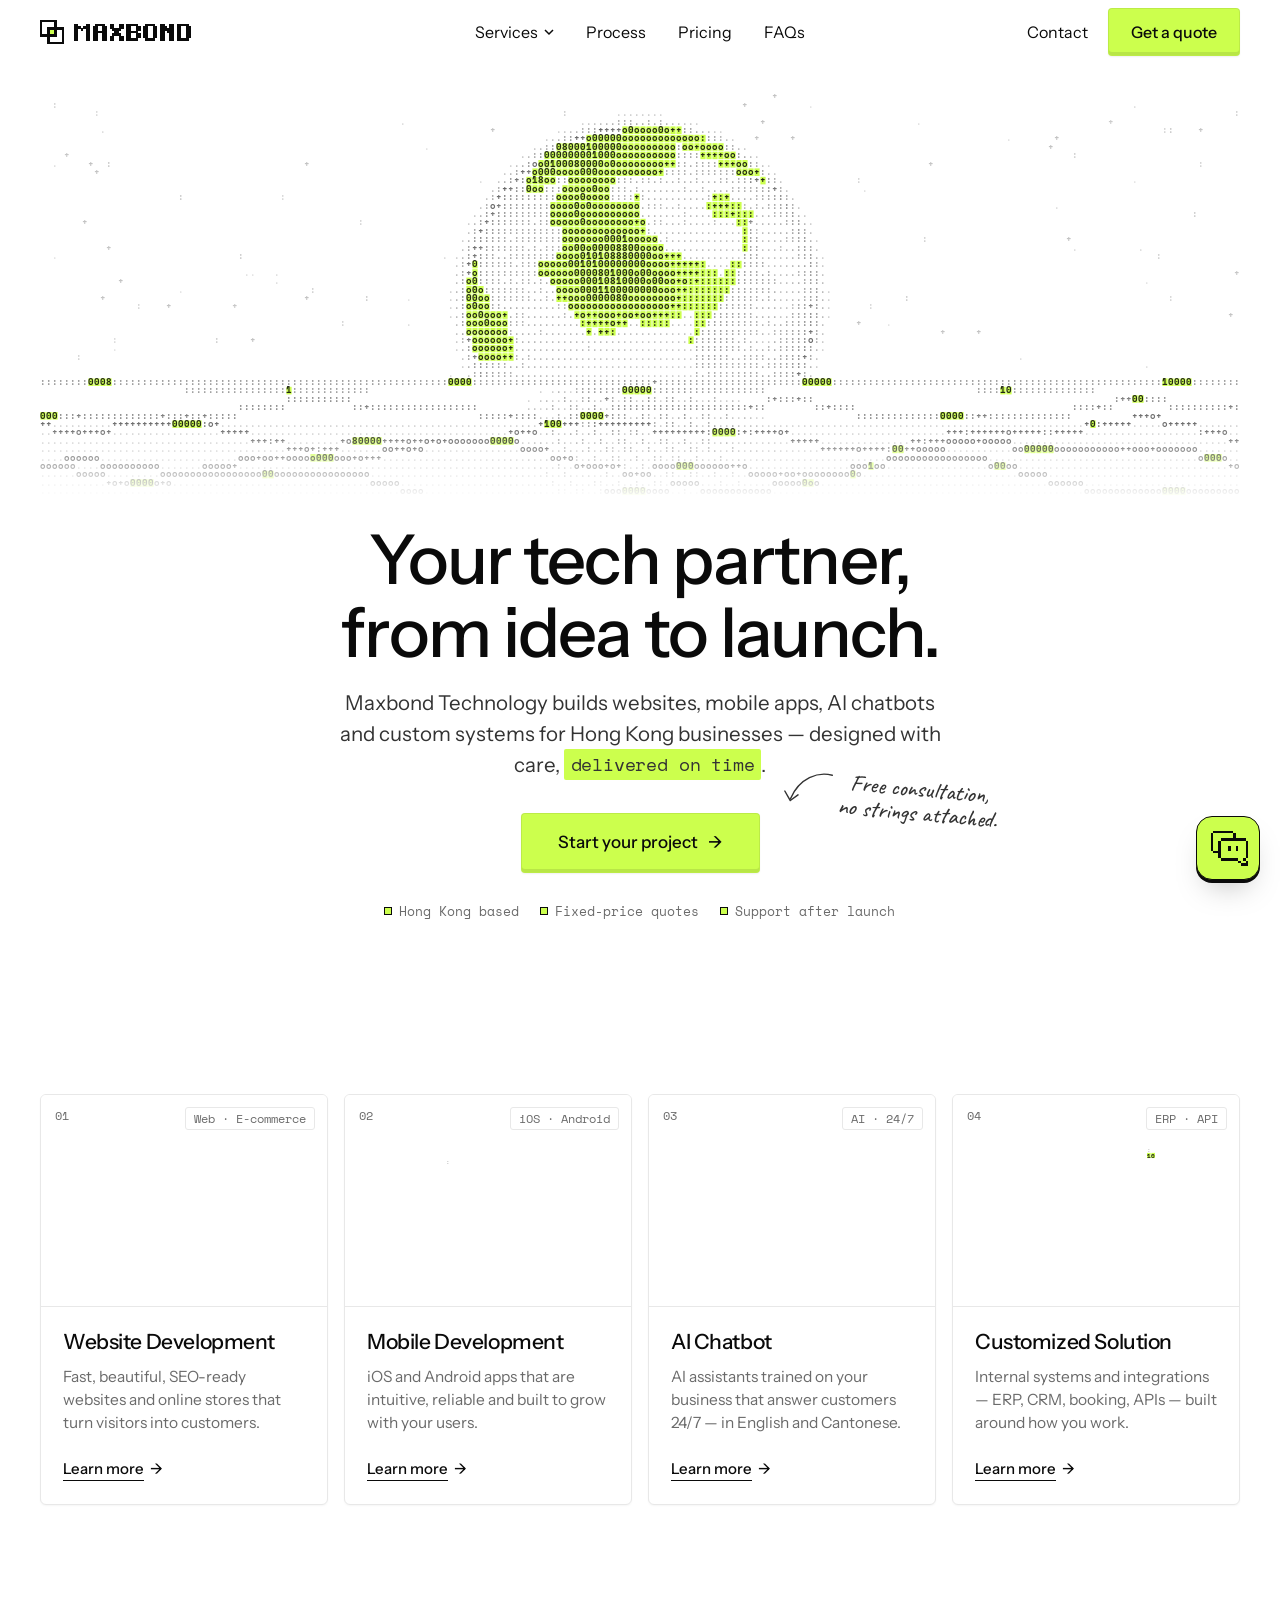
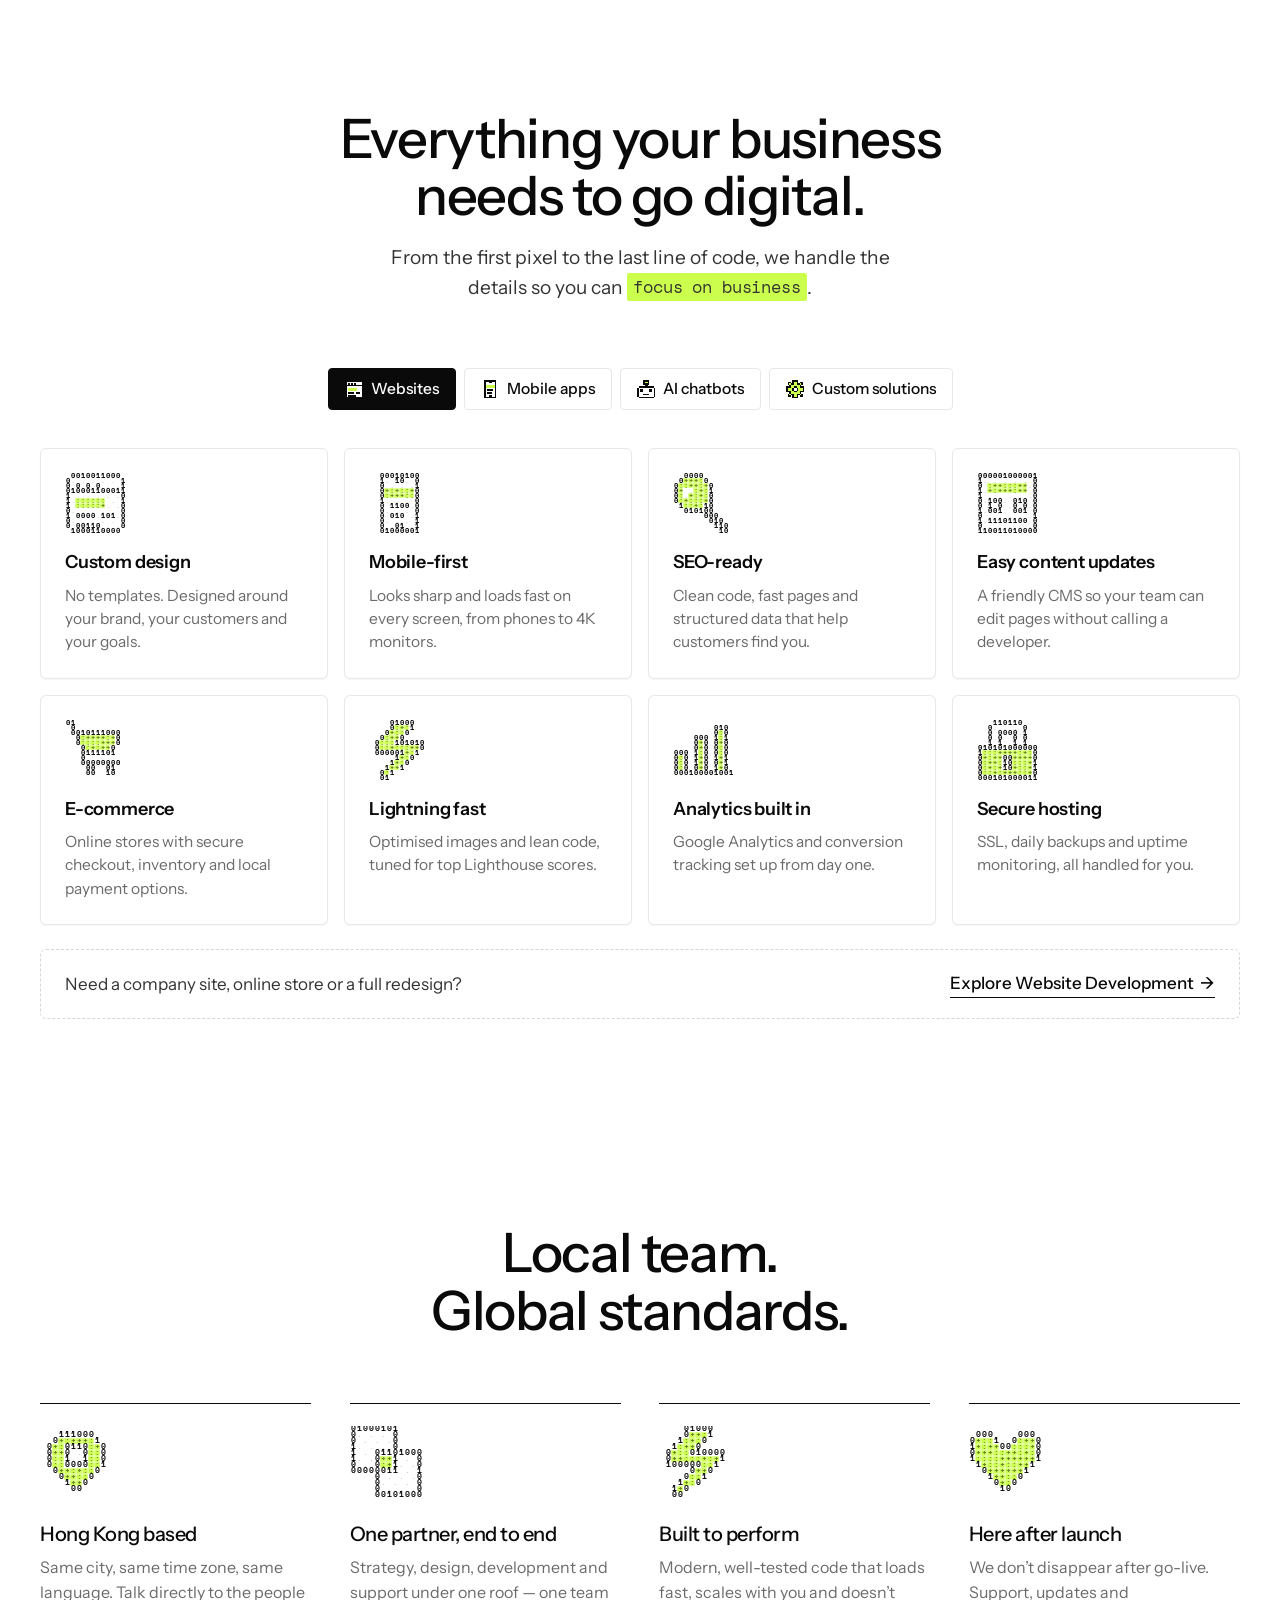
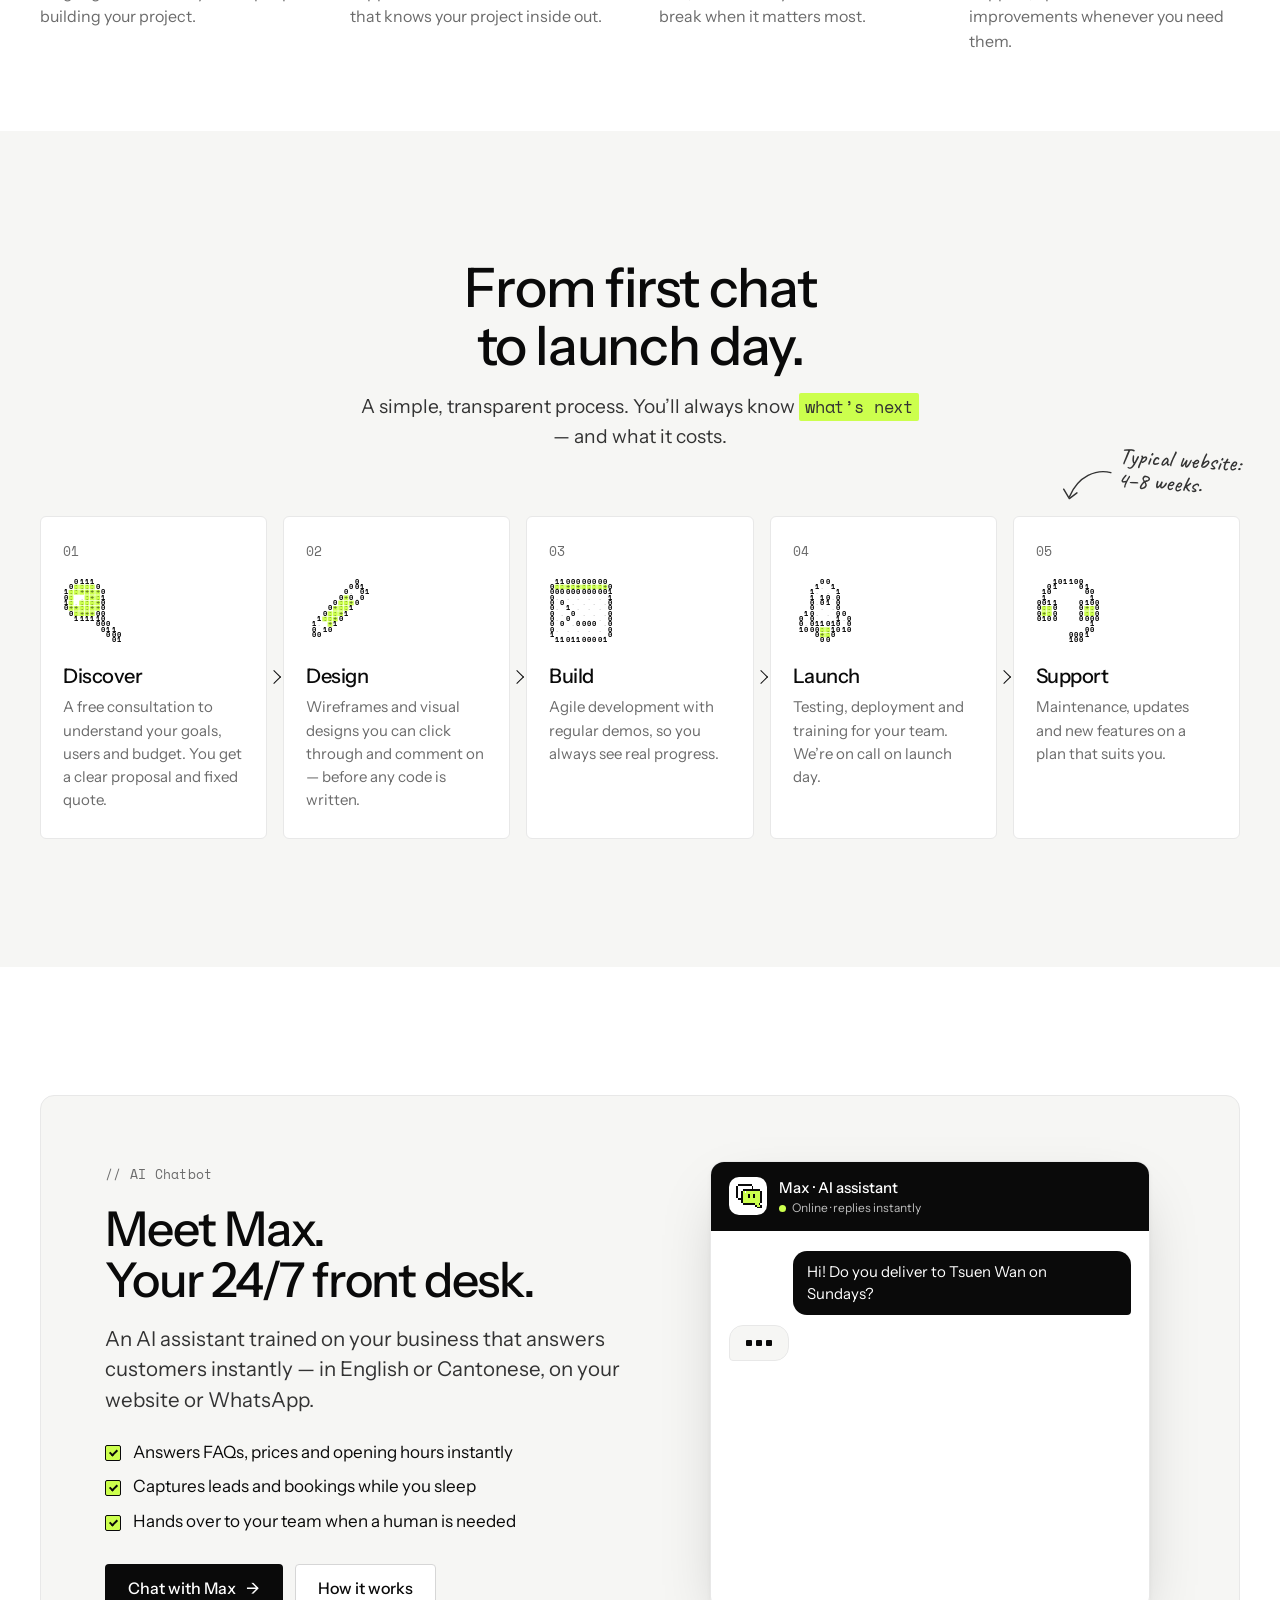
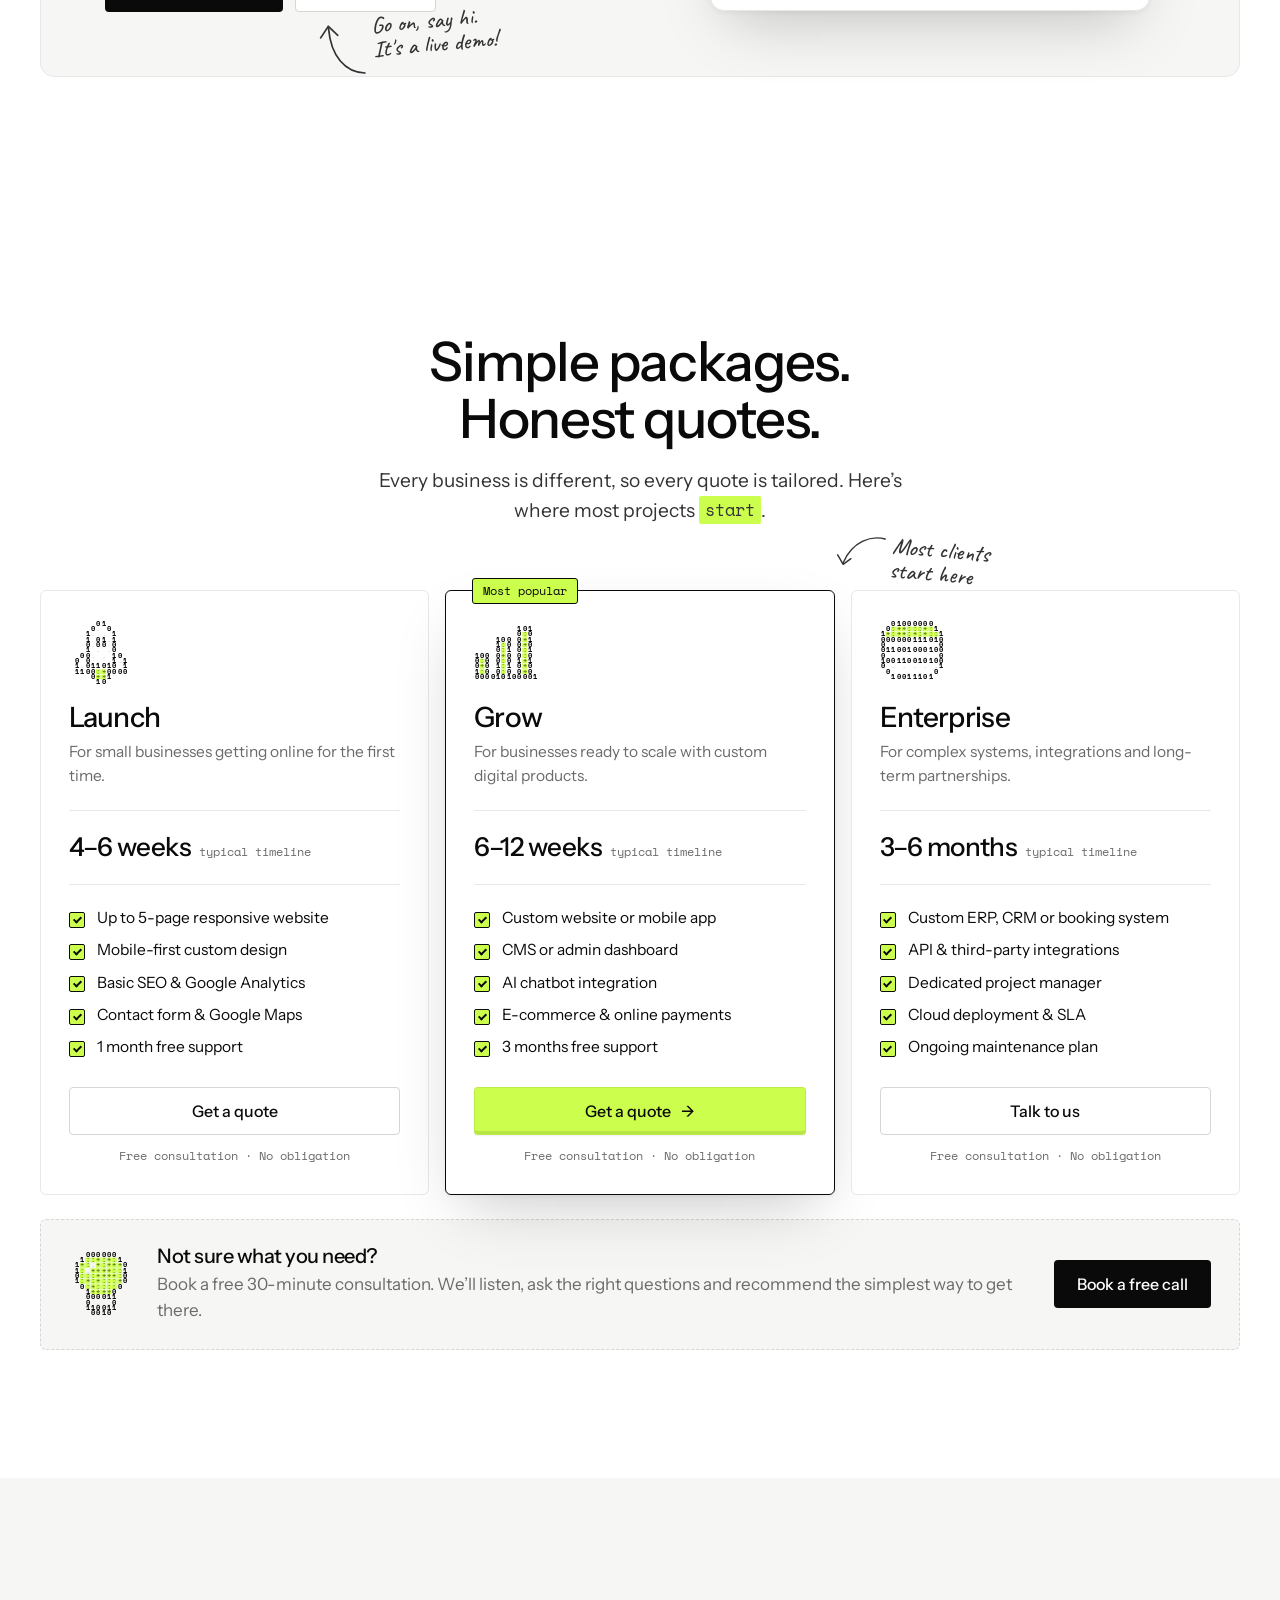
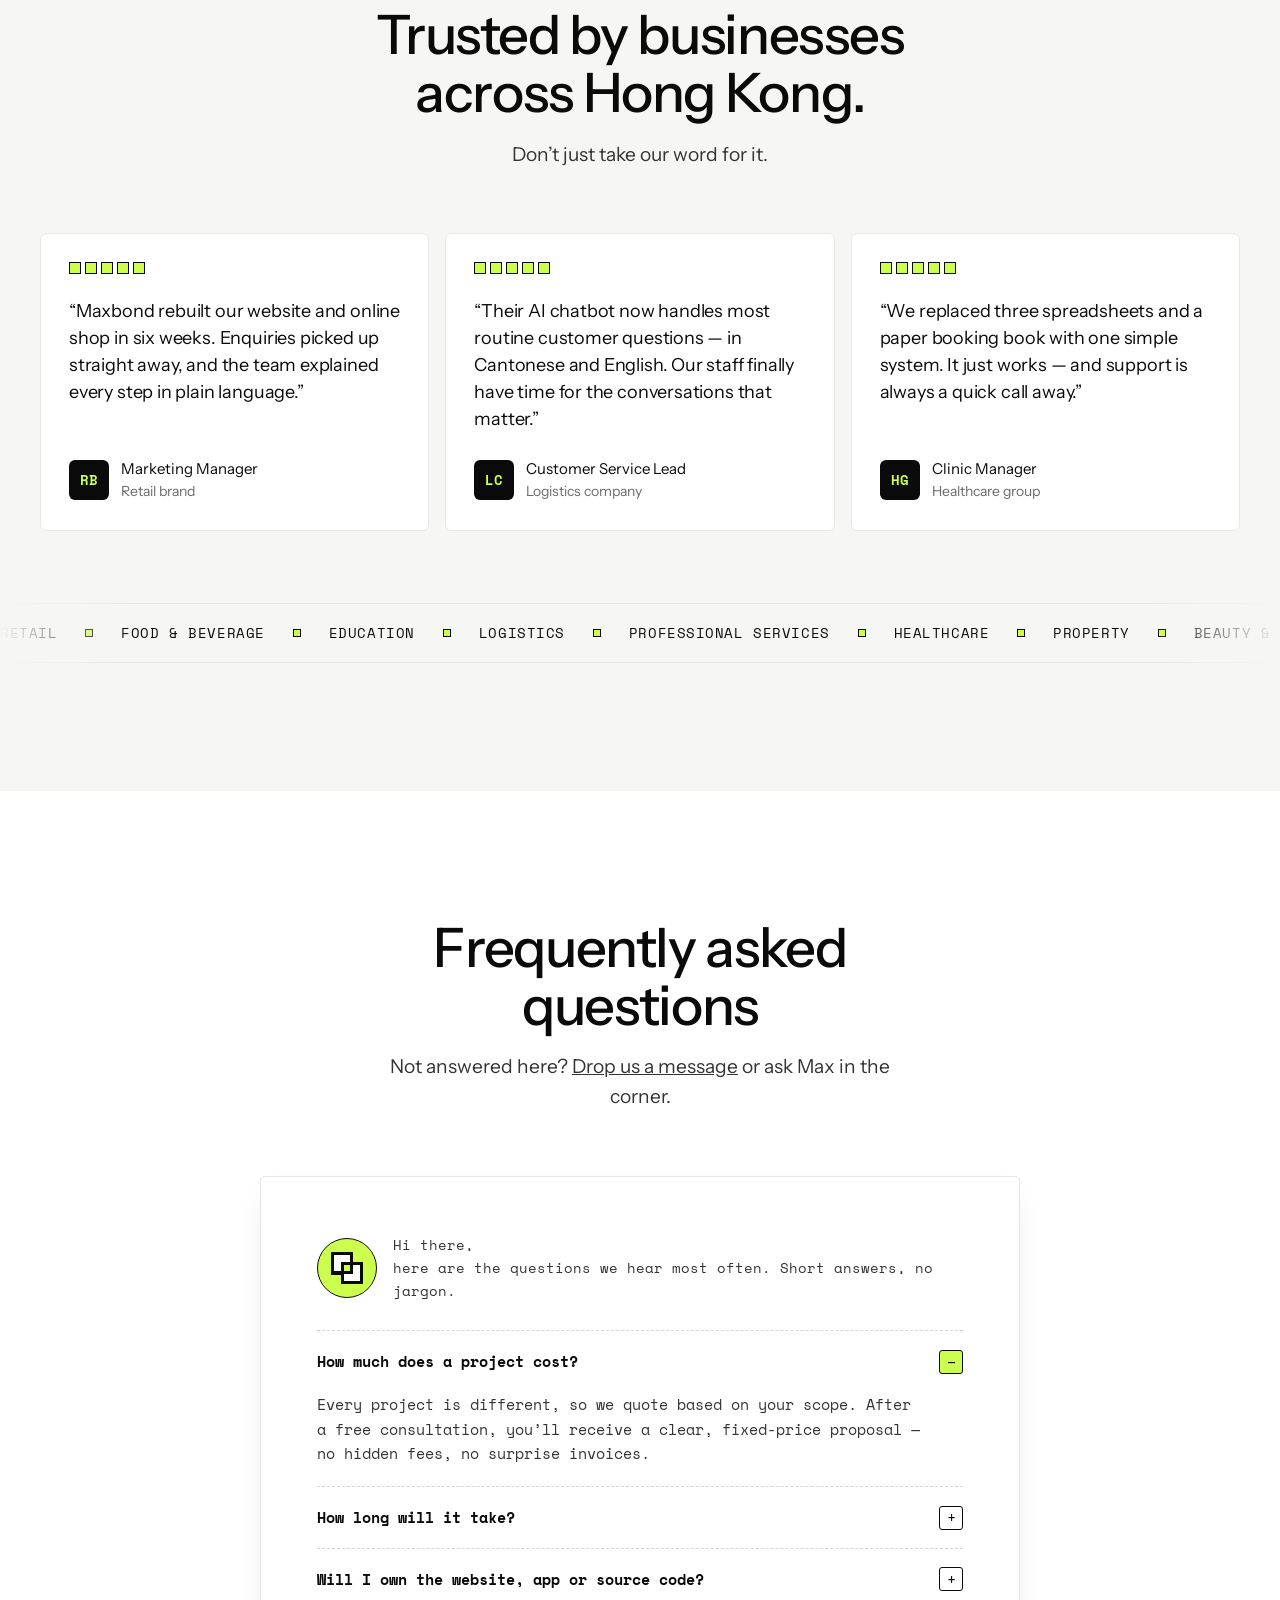
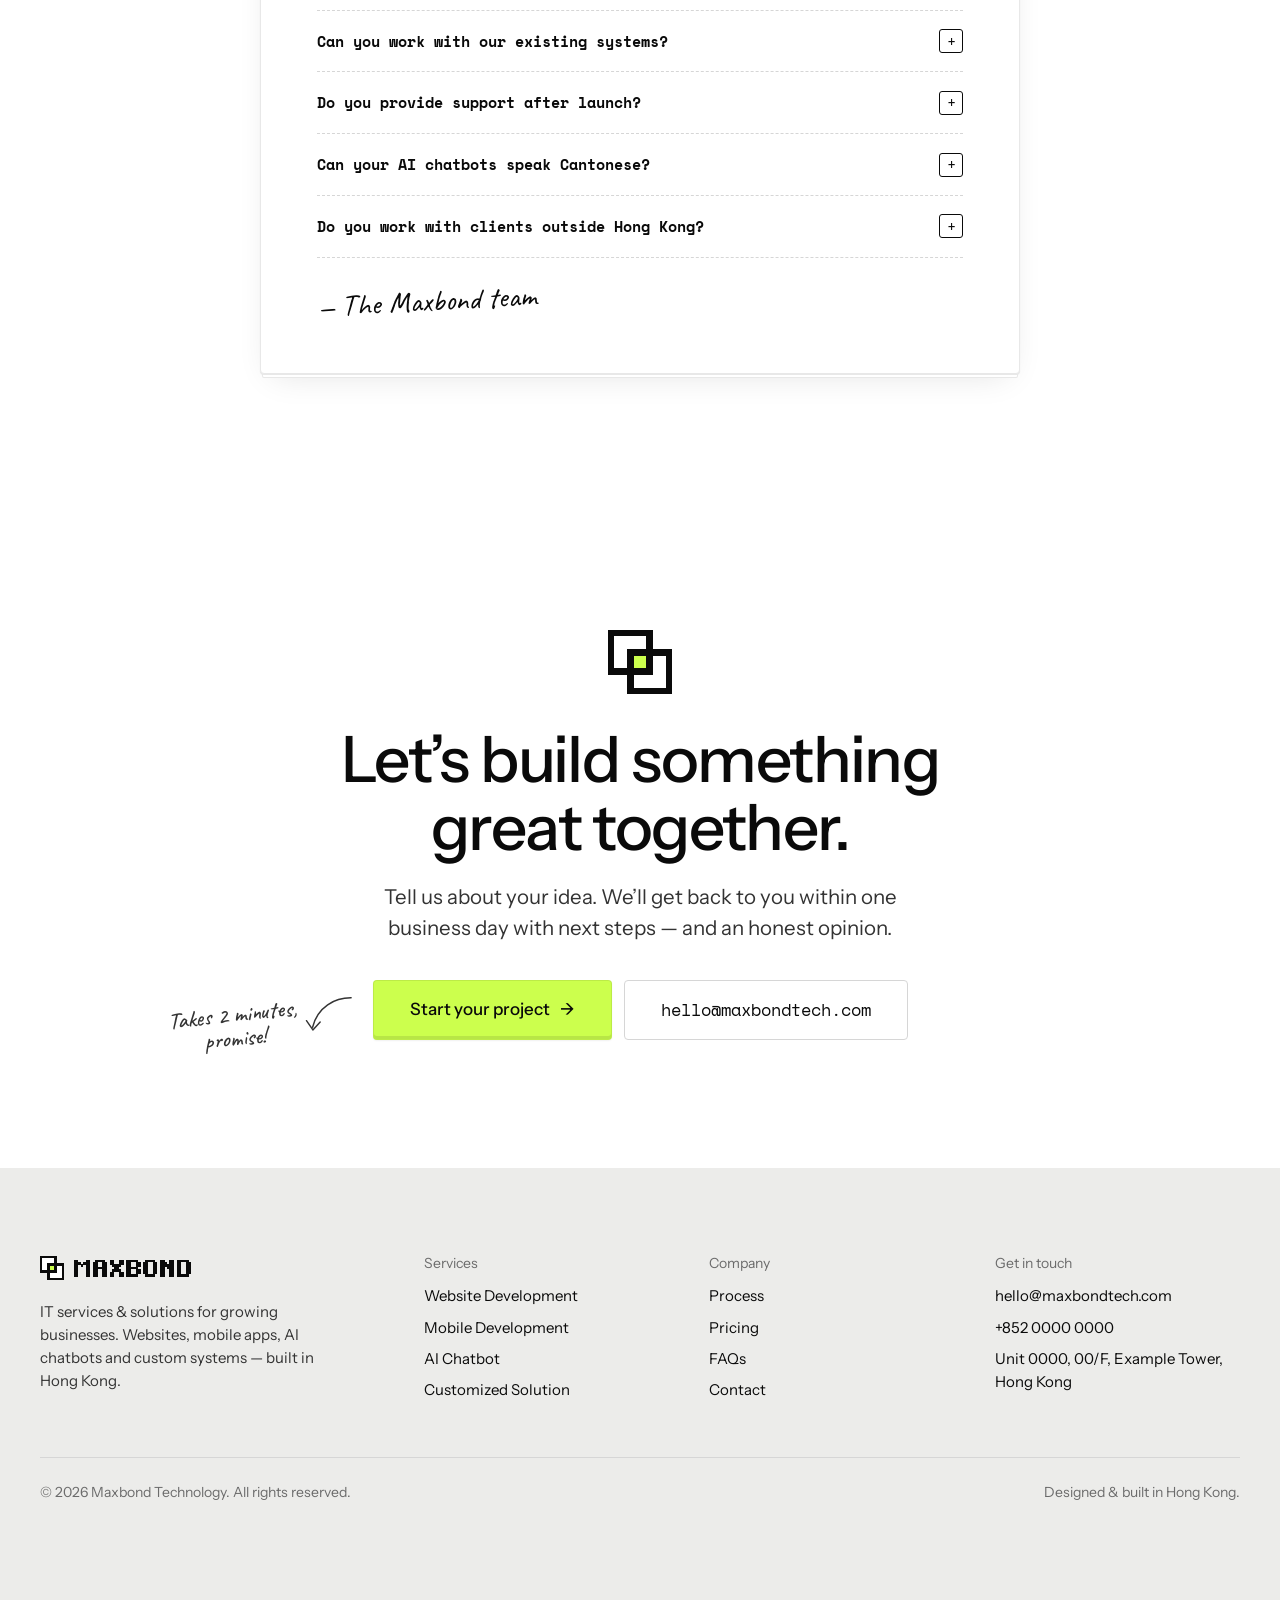
<file: index.html>
<!doctype html>
<html lang="en">
<head>
  <meta charset="utf-8">
  <meta name="viewport" content="width=device-width, initial-scale=1">
  <title>Maxbond Technology — Websites, Apps, AI Chatbots & Custom Solutions in Hong Kong</title>
  <meta name="description" content="Maxbond Technology is a Hong Kong IT services provider building websites, mobile apps, AI chatbots and custom systems for growing businesses. Free consultation.">
  <meta name="site-root" content="">
  <link rel="canonical" href="https://maxbondtech.com/">
  <meta name="theme-color" content="#ffffff">
  <meta property="og:type" content="website">
  <meta property="og:site_name" content="Maxbond Technology">
  <meta property="og:title" content="Maxbond Technology — Websites, Apps, AI Chatbots & Custom Solutions in Hong Kong">
  <meta property="og:description" content="Maxbond Technology is a Hong Kong IT services provider building websites, mobile apps, AI chatbots and custom systems for growing businesses. Free consultation.">
  <meta property="og:url" content="https://maxbondtech.com/">
  <meta property="og:image" content="https://maxbondtech.com/assets/img/og-image.png">
  <meta property="og:locale" content="en_HK">
  <meta name="twitter:card" content="summary_large_image">
  <link rel="icon" href="assets/img/favicon.svg" type="image/svg+xml">
  <link rel="apple-touch-icon" href="assets/img/apple-touch-icon.png">
  <link rel="preconnect" href="https://fonts.googleapis.com">
  <link rel="preconnect" href="https://fonts.gstatic.com" crossorigin>
  <link rel="stylesheet" href="https://fonts.googleapis.com/css2?family=Caveat:wght@500;600&family=Instrument+Sans:wght@400;500;600&family=Space+Mono:wght@400;700&display=swap">
  <link rel="stylesheet" href="assets/css/style.css?v=20261110d">
  <script>document.documentElement.classList.add('js');</script>
  <script type="application/ld+json">
  {
    "@context": "https://schema.org",
    "@type": "ProfessionalService",
    "name": "Maxbond Technology",
    "url": "https://maxbondtech.com/",
    "logo": "https://maxbondtech.com/assets/img/logo.svg",
    "image": "https://maxbondtech.com/assets/img/og-image.png",
    "description": "Hong Kong IT services and solutions provider: website development, mobile app development, AI chatbots and customized software solutions.",
    "email": "hello@maxbondtech.com",
    "telephone": "+852 0000 0000",
    "address": { "@type": "PostalAddress", "addressLocality": "Hong Kong", "addressCountry": "HK" },
    "areaServed": "Hong Kong",
    "knowsAbout": ["Website Development", "Mobile App Development", "AI Chatbots", "Custom Software Development", "System Integration"]
  }
  </script>
</head>
<body>
  <a class="skip-link" href="#main">Skip to content</a>

  <header class="site-header">
    <div class="header-inner">
      <a class="brand" href="./" aria-label="Maxbond Technology — home">
        <img src="assets/img/logo.svg" alt="Maxbond" width="149" height="24">
      </a>

      <nav class="nav" aria-label="Main">
        <div class="nav-drop">
          <button type="button" aria-expanded="false" aria-controls="nav-services">Services
            <svg viewBox="0 0 10 6" aria-hidden="true"><path d="M1 1l4 4 4-4" fill="none" stroke="currentColor" stroke-width="1.5"/></svg>
          </button>
          <div class="nav-menu" id="nav-services">
          <a href="services/website-development.html"><div><strong>Website Development</strong><span>Fast, beautiful, SEO-ready websites</span></div></a>
          <a href="services/mobile-development.html"><div><strong>Mobile Development</strong><span>iOS & Android apps people love</span></div></a>
          <a href="services/ai-chatbot.html"><div><strong>AI Chatbot</strong><span>24/7 assistants trained on your business</span></div></a>
          <a href="services/customized-solution.html"><div><strong>Customized Solution</strong><span>ERP, CRM & system integration</span></div></a>
          </div>
        </div>
        <a href="#process">Process</a>
        <a href="#pricing">Pricing</a>
        <a href="#faq">FAQs</a>
      </nav>

      <div class="header-actions">
        <a class="link" href="contact.html">Contact</a>
        <a class="btn btn-lime" href="contact.html">Get a quote</a>
        <button class="menu-toggle" type="button" aria-expanded="false" aria-controls="mobile-menu" aria-label="Open menu">
          <span></span><span></span><span></span>
        </button>
      </div>
    </div>
  </header>

  <div class="mobile-menu" id="mobile-menu">
    <div class="group">
      <p class="label">Services</p>
      <a href="services/website-development.html">Website Development</a>
      <a href="services/mobile-development.html">Mobile Development</a>
      <a href="services/ai-chatbot.html">AI Chatbot</a>
      <a href="services/customized-solution.html">Customized Solution</a>
    </div>
    <div class="group">
      <p class="label">Company</p>
      <a href="#process">Process</a>
      <a href="#pricing">Pricing</a>
      <a href="#faq">FAQs</a>
      <a href="contact.html">Contact</a>
    </div>
    <a class="btn btn-lime btn-lg" href="contact.html">Get a free quote <span class="arrow">→</span></a>
  </div>

  <main id="main">
    <section class="hero">
      <div class="hero-visual">
        <canvas class="ascii" data-ascii="earth" aria-hidden="true"></canvas>
      </div>
      <div class="container hero-copy">
        <h1>Your tech partner,<br>from idea to launch.</h1>
        <p class="lead">Maxbond Technology builds websites, mobile apps, AI chatbots and custom systems for Hong Kong businesses — designed with care, <span class="hl">delivered on time</span>.</p>
        <div class="hero-cta">
          <a class="btn btn-lime btn-lg" href="contact.html">Start your project <span class="arrow">→</span></a>
          <span class="note"><svg viewBox="0 0 60 50" aria-hidden="true"><path d="M56 6 C 40 3, 20 12, 12 36"/><path d="M5 28 L12 38 L20 31"/></svg><span>Free consultation, no strings attached.</span></span>
        </div>
        <div class="hero-meta" aria-label="Highlights">
          <span>Hong Kong based</span>
          <span>Fixed-price quotes</span>
          <span>Support after launch</span>
        </div>
      </div>
    </section>

    <section class="section section--tight" id="services" aria-labelledby="services-title">
      <div class="container">
        <h2 class="sr-only" id="services-title">Our services</h2>
        <div class="grid grid-4 services-grid">
          <a class="card service-card reveal" style="--i:0" href="services/website-development.html">
            <div class="card-visual">
              <canvas class="ascii" data-ascii="clouds" aria-hidden="true"></canvas>
              <span class="card-index">01</span>
              <span class="card-tag">Web · E-commerce</span>
            </div>
            <div class="card-body">
              <h3>Website Development</h3>
              <p>Fast, beautiful, SEO-ready websites and online stores that turn visitors into customers.</p>
              <span class="text-link"><span>Learn more</span> <span class="arrow">→</span></span>
            </div>
          </a>
          <a class="card service-card reveal" style="--i:1" href="services/mobile-development.html">
            <div class="card-visual">
              <canvas class="ascii" data-ascii="waves" aria-hidden="true"></canvas>
              <span class="card-index">02</span>
              <span class="card-tag">iOS · Android</span>
            </div>
            <div class="card-body">
              <h3>Mobile Development</h3>
              <p>iOS and Android apps that are intuitive, reliable and built to grow with your users.</p>
              <span class="text-link"><span>Learn more</span> <span class="arrow">→</span></span>
            </div>
          </a>
          <a class="card service-card reveal" style="--i:2" href="services/ai-chatbot.html">
            <div class="card-visual">
              <canvas class="ascii" data-ascii="moon" aria-hidden="true"></canvas>
              <span class="card-index">03</span>
              <span class="card-tag">AI · 24/7</span>
            </div>
            <div class="card-body">
              <h3>AI Chatbot</h3>
              <p>AI assistants trained on your business that answer customers 24/7 — in English and Cantonese.</p>
              <span class="text-link"><span>Learn more</span> <span class="arrow">→</span></span>
            </div>
          </a>
          <a class="card service-card reveal" style="--i:3" href="services/customized-solution.html">
            <div class="card-visual">
              <canvas class="ascii" data-ascii="mountains" aria-hidden="true"></canvas>
              <span class="card-index">04</span>
              <span class="card-tag">ERP · API</span>
            </div>
            <div class="card-body">
              <h3>Customized Solution</h3>
              <p>Internal systems and integrations — ERP, CRM, booking, APIs — built around how you work.</p>
              <span class="text-link"><span>Learn more</span> <span class="arrow">→</span></span>
            </div>
          </a>
        </div>
      </div>
    </section>

    <section class="section" id="features" aria-labelledby="features-title">
      <div class="container">
        <div class="section-head">
          <h2 id="features-title">Everything your business<br>needs to go digital.</h2>
          <p>From the first pixel to the last line of code, we handle the details so you can <span class="hl">focus on business</span>.</p>
        </div>
        <div class="tablist" role="tablist" aria-label="What we build">
          <button class="tab" type="button" role="tab" id="tab-website" aria-controls="panel-website" aria-selected="true"><img class="" src="assets/img/icons/browser.svg" alt="" width="18" height="18" loading="lazy">Websites</button>
          <button class="tab" type="button" role="tab" id="tab-mobile" aria-controls="panel-mobile" aria-selected="false" tabindex="-1"><img class="" src="assets/img/icons/phone.svg" alt="" width="18" height="18" loading="lazy">Mobile apps</button>
          <button class="tab" type="button" role="tab" id="tab-chatbot" aria-controls="panel-chatbot" aria-selected="false" tabindex="-1"><img class="" src="assets/img/icons/bot.svg" alt="" width="18" height="18" loading="lazy">AI chatbots</button>
          <button class="tab" type="button" role="tab" id="tab-custom" aria-controls="panel-custom" aria-selected="false" tabindex="-1"><img class="" src="assets/img/icons/gear.svg" alt="" width="18" height="18" loading="lazy">Custom solutions</button>
        </div>
        <div class="tabpanel" role="tabpanel" id="panel-website" aria-labelledby="tab-website" tabindex="0">
          <div class="grid grid-4">
            <div class="card">
              <img class="icon" src="assets/img/icons/browser.svg" data-ascii-icon="browser" alt="" width="48" height="48" loading="lazy">
              <h3>Custom design</h3>
              <p>No templates. Designed around your brand, your customers and your goals.</p>
            </div>
            <div class="card">
              <img class="icon" src="assets/img/icons/phone.svg" data-ascii-icon="phone" alt="" width="48" height="48" loading="lazy">
              <h3>Mobile-first</h3>
              <p>Looks sharp and loads fast on every screen, from phones to 4K monitors.</p>
            </div>
            <div class="card">
              <img class="icon" src="assets/img/icons/search.svg" data-ascii-icon="search" alt="" width="48" height="48" loading="lazy">
              <h3>SEO-ready</h3>
              <p>Clean code, fast pages and structured data that help customers find you.</p>
            </div>
            <div class="card">
              <img class="icon" src="assets/img/icons/layout.svg" data-ascii-icon="layout" alt="" width="48" height="48" loading="lazy">
              <h3>Easy content updates</h3>
              <p>A friendly CMS so your team can edit pages without calling a developer.</p>
            </div>
            <div class="card">
              <img class="icon" src="assets/img/icons/cart.svg" data-ascii-icon="cart" alt="" width="48" height="48" loading="lazy">
              <h3>E-commerce</h3>
              <p>Online stores with secure checkout, inventory and local payment options.</p>
            </div>
            <div class="card">
              <img class="icon" src="assets/img/icons/bolt.svg" data-ascii-icon="bolt" alt="" width="48" height="48" loading="lazy">
              <h3>Lightning fast</h3>
              <p>Optimised images and lean code, tuned for top Lighthouse scores.</p>
            </div>
            <div class="card">
              <img class="icon" src="assets/img/icons/chart.svg" data-ascii-icon="chart" alt="" width="48" height="48" loading="lazy">
              <h3>Analytics built in</h3>
              <p>Google Analytics and conversion tracking set up from day one.</p>
            </div>
            <div class="card">
              <img class="icon" src="assets/img/icons/lock.svg" data-ascii-icon="lock" alt="" width="48" height="48" loading="lazy">
              <h3>Secure hosting</h3>
              <p>SSL, daily backups and uptime monitoring, all handled for you.</p>
            </div>
          </div>
          <div class="tabpanel-foot">
            <p>Need a company site, online store or a full redesign?</p>
            <a class="text-link" href="services/website-development.html">Explore Website Development <span class="arrow">→</span></a>
          </div>
        </div>
        <div class="tabpanel" role="tabpanel" id="panel-mobile" aria-labelledby="tab-mobile" tabindex="0" hidden>
          <div class="grid grid-4">
            <div class="card">
              <img class="icon" src="assets/img/icons/phone.svg" data-ascii-icon="phone" alt="" width="48" height="48" loading="lazy">
              <h3>iOS & Android</h3>
              <p>One codebase, native look and feel on both platforms.</p>
            </div>
            <div class="card">
              <img class="icon" src="assets/img/icons/pencil.svg" data-ascii-icon="pencil" alt="" width="48" height="48" loading="lazy">
              <h3>UI/UX design</h3>
              <p>Intuitive flows, prototyped and tested before a line of code.</p>
            </div>
            <div class="card">
              <img class="icon" src="assets/img/icons/bell.svg" data-ascii-icon="bell" alt="" width="48" height="48" loading="lazy">
              <h3>Push notifications</h3>
              <p>Bring users back with timely, targeted messages.</p>
            </div>
            <div class="card">
              <img class="icon" src="assets/img/icons/card.svg" data-ascii-icon="card" alt="" width="48" height="48" loading="lazy">
              <h3>In-app payments</h3>
              <p>Apple Pay, Google Pay, credit cards and local e-wallets.</p>
            </div>
            <div class="card">
              <img class="icon" src="assets/img/icons/users.svg" data-ascii-icon="users" alt="" width="48" height="48" loading="lazy">
              <h3>Accounts & login</h3>
              <p>Email, social and SMS sign-in with secure user data.</p>
            </div>
            <div class="card">
              <img class="icon" src="assets/img/icons/database.svg" data-ascii-icon="database" alt="" width="48" height="48" loading="lazy">
              <h3>Backend & APIs</h3>
              <p>Scalable cloud backends and an admin dashboard for your team.</p>
            </div>
            <div class="card">
              <img class="icon" src="assets/img/icons/rocket.svg" data-ascii-icon="rocket" alt="" width="48" height="48" loading="lazy">
              <h3>Store launch</h3>
              <p>We handle App Store and Google Play submission and review.</p>
            </div>
            <div class="card">
              <img class="icon" src="assets/img/icons/headset.svg" data-ascii-icon="headset" alt="" width="48" height="48" loading="lazy">
              <h3>Ongoing updates</h3>
              <p>OS updates, bug fixes and new features as you grow.</p>
            </div>
          </div>
          <div class="tabpanel-foot">
            <p>Got an app idea, or an app that needs a rescue?</p>
            <a class="text-link" href="services/mobile-development.html">Explore Mobile Development <span class="arrow">→</span></a>
          </div>
        </div>
        <div class="tabpanel" role="tabpanel" id="panel-chatbot" aria-labelledby="tab-chatbot" tabindex="0" hidden>
          <div class="grid grid-4">
            <div class="card">
              <img class="icon" src="assets/img/icons/bot.svg" data-ascii-icon="bot" alt="" width="48" height="48" loading="lazy">
              <h3>Trained on your business</h3>
              <p>Learns from your website, FAQs, price lists and documents.</p>
            </div>
            <div class="card">
              <img class="icon" src="assets/img/icons/globe.svg" data-ascii-icon="globe" alt="" width="48" height="48" loading="lazy">
              <h3>Speaks Cantonese</h3>
              <p>Replies in English, Cantonese and Mandarin — automatically.</p>
            </div>
            <div class="card">
              <img class="icon" src="assets/img/icons/chat.svg" data-ascii-icon="chat" alt="" width="48" height="48" loading="lazy">
              <h3>Every channel</h3>
              <p>Your website, WhatsApp, Facebook Messenger and Instagram.</p>
            </div>
            <div class="card">
              <img class="icon" src="assets/img/icons/clock.svg" data-ascii-icon="clock" alt="" width="48" height="48" loading="lazy">
              <h3>Always on</h3>
              <p>Instant answers at 3am, on public holidays — even during a T8.</p>
            </div>
            <div class="card">
              <img class="icon" src="assets/img/icons/users.svg" data-ascii-icon="users" alt="" width="48" height="48" loading="lazy">
              <h3>Lead capture</h3>
              <p>Collects names, contacts and enquiries straight into your inbox or CRM.</p>
            </div>
            <div class="card">
              <img class="icon" src="assets/img/icons/headset.svg" data-ascii-icon="headset" alt="" width="48" height="48" loading="lazy">
              <h3>Human handoff</h3>
              <p>Passes tricky conversations to your staff, with full context.</p>
            </div>
            <div class="card">
              <img class="icon" src="assets/img/icons/chart.svg" data-ascii-icon="chart" alt="" width="48" height="48" loading="lazy">
              <h3>Conversation insights</h3>
              <p>See what customers ask most and where they get stuck.</p>
            </div>
            <div class="card">
              <img class="icon" src="assets/img/icons/lock.svg" data-ascii-icon="lock" alt="" width="48" height="48" loading="lazy">
              <h3>Private & secure</h3>
              <p>Your data stays yours, with access controls and audit logs.</p>
            </div>
          </div>
          <div class="tabpanel-foot">
            <p>Want to see one in action? Max is waiting in the corner.</p>
            <a class="text-link" href="services/ai-chatbot.html">Explore AI Chatbots <span class="arrow">→</span></a>
          </div>
        </div>
        <div class="tabpanel" role="tabpanel" id="panel-custom" aria-labelledby="tab-custom" tabindex="0" hidden>
          <div class="grid grid-4">
            <div class="card">
              <img class="icon" src="assets/img/icons/box.svg" data-ascii-icon="box" alt="" width="48" height="48" loading="lazy">
              <h3>ERP & inventory</h3>
              <p>Track stock, orders, suppliers and invoices in one place.</p>
            </div>
            <div class="card">
              <img class="icon" src="assets/img/icons/users.svg" data-ascii-icon="users" alt="" width="48" height="48" loading="lazy">
              <h3>CRM</h3>
              <p>Manage customers, sales pipelines and follow-ups.</p>
            </div>
            <div class="card">
              <img class="icon" src="assets/img/icons/calendar.svg" data-ascii-icon="calendar" alt="" width="48" height="48" loading="lazy">
              <h3>Booking & scheduling</h3>
              <p>Appointments, rooms and staff rosters — no more spreadsheets.</p>
            </div>
            <div class="card">
              <img class="icon" src="assets/img/icons/chart.svg" data-ascii-icon="chart" alt="" width="48" height="48" loading="lazy">
              <h3>Reports & dashboards</h3>
              <p>Real-time numbers for faster, smarter decisions.</p>
            </div>
            <div class="card">
              <img class="icon" src="assets/img/icons/plug.svg" data-ascii-icon="plug" alt="" width="48" height="48" loading="lazy">
              <h3>API integration</h3>
              <p>Connect your systems with logistics, accounting and third-party platforms.</p>
            </div>
            <div class="card">
              <img class="icon" src="assets/img/icons/card.svg" data-ascii-icon="card" alt="" width="48" height="48" loading="lazy">
              <h3>Payment gateways</h3>
              <p>FPS, Stripe, PayPal, AlipayHK, WeChat Pay and more.</p>
            </div>
            <div class="card">
              <img class="icon" src="assets/img/icons/gear.svg" data-ascii-icon="gear" alt="" width="48" height="48" loading="lazy">
              <h3>Workflow automation</h3>
              <p>Replace repetitive manual tasks with reliable automation.</p>
            </div>
            <div class="card">
              <img class="icon" src="assets/img/icons/database.svg" data-ascii-icon="database" alt="" width="48" height="48" loading="lazy">
              <h3>Legacy upgrades</h3>
              <p>Modernise or connect older systems without starting over.</p>
            </div>
          </div>
          <div class="tabpanel-foot">
            <p>Outgrown spreadsheets and disconnected tools?</p>
            <a class="text-link" href="services/customized-solution.html">Explore Customized Solutions <span class="arrow">→</span></a>
          </div>
        </div>
      </div>
    </section>

    <section class="section section--tight" aria-labelledby="why-title">
      <div class="container">
        <div class="section-head">
          <h2 id="why-title">Local team.<br>Global standards.</h2>
        </div>
        <div class="why">
          <div class="why-item reveal" style="--i:0">
            <img class="ico" src="assets/img/icons/pin.svg" data-ascii-icon="pin" alt="" width="56" height="56" loading="lazy">
            <h3>Hong Kong based</h3>
            <p>Same city, same time zone, same language. Talk directly to the people building your project.</p>
          </div>
          <div class="why-item reveal" style="--i:1">
            <img class="ico" src="assets/img/icons/bond.svg" data-ascii-icon="bond" alt="" width="56" height="56" loading="lazy">
            <h3>One partner, end to end</h3>
            <p>Strategy, design, development and support under one roof — one team that knows your project inside out.</p>
          </div>
          <div class="why-item reveal" style="--i:2">
            <img class="ico" src="assets/img/icons/bolt.svg" data-ascii-icon="bolt" alt="" width="56" height="56" loading="lazy">
            <h3>Built to perform</h3>
            <p>Modern, well-tested code that loads fast, scales with you and doesn’t break when it matters most.</p>
          </div>
          <div class="why-item reveal" style="--i:3">
            <img class="ico" src="assets/img/icons/heart.svg" data-ascii-icon="heart" alt="" width="56" height="56" loading="lazy">
            <h3>Here after launch</h3>
            <p>We don’t disappear after go-live. Support, updates and improvements whenever you need them.</p>
          </div>
        </div>
      </div>
    </section>

    <section class="section section--soft" id="process" aria-labelledby="process-title">
      <div class="container">
        <div class="section-head">
          <h2 id="process-title">From first chat<br>to launch day.</h2>
          <p>A simple, transparent process. You’ll always know <span class="hl">what’s next</span> — and what it costs.</p>
        </div>
        <div class="process-wrap">
          <ol class="process" role="list">
            <li class="step reveal" style="--i:0">
              <span class="step-num">01</span>
              <img class="ico" src="assets/img/icons/search.svg" data-ascii-icon="search" alt="" width="56" height="56" loading="lazy">
              <h3>Discover</h3>
              <p>A free consultation to understand your goals, users and budget. You get a clear proposal and fixed quote.</p>
            </li>
            <li class="step reveal" style="--i:1">
              <span class="step-num">02</span>
              <img class="ico" src="assets/img/icons/pencil.svg" data-ascii-icon="pencil" alt="" width="56" height="56" loading="lazy">
              <h3>Design</h3>
              <p>Wireframes and visual designs you can click through and comment on — before any code is written.</p>
            </li>
            <li class="step reveal" style="--i:2">
              <span class="step-num">03</span>
              <img class="ico" src="assets/img/icons/code.svg" data-ascii-icon="code" alt="" width="56" height="56" loading="lazy">
              <h3>Build</h3>
              <p>Agile development with regular demos, so you always see real progress.</p>
            </li>
            <li class="step reveal" style="--i:3">
              <span class="step-num">04</span>
              <img class="ico" src="assets/img/icons/rocket.svg" data-ascii-icon="rocket" alt="" width="56" height="56" loading="lazy">
              <h3>Launch</h3>
              <p>Testing, deployment and training for your team. We’re on call on launch day.</p>
            </li>
            <li class="step reveal" style="--i:4">
              <span class="step-num">05</span>
              <img class="ico" src="assets/img/icons/headset.svg" data-ascii-icon="headset" alt="" width="56" height="56" loading="lazy">
              <h3>Support</h3>
              <p>Maintenance, updates and new features on a plan that suits you.</p>
            </li>
          </ol>
          <span class="note"><svg viewBox="0 0 60 50" aria-hidden="true"><path d="M56 6 C 40 3, 20 12, 12 36"/><path d="M5 28 L12 38 L20 31"/></svg><span>Typical website:<br>4–8 weeks.</span></span>
        </div>
      </div>
    </section>

    <section class="section" id="ai-demo" aria-labelledby="demo-title">
      <div class="container">
        <div class="demo reveal">
          <div class="demo-copy">
            <span class="eyebrow">// AI Chatbot</span>
            <h2 id="demo-title">Meet Max.<br>Your 24/7 front desk.</h2>
            <p class="lead">An AI assistant trained on your business that answers customers instantly — in English or Cantonese, on your website or WhatsApp.</p>
            <ul class="checklist">
              <li>Answers FAQs, prices and opening hours instantly</li>
              <li>Captures leads and bookings while you sleep</li>
              <li>Hands over to your team when a human is needed</li>
            </ul>
            <div class="btn-row">
              <button class="btn btn-dark" type="button" data-open-chat>Chat with Max <span class="arrow">→</span></button>
              <a class="btn btn-ghost" href="services/ai-chatbot.html">How it works</a>
            </div>
            <span class="note" style="--rot:-5deg"><svg viewBox="0 0 50 60" aria-hidden="true"><path d="M44 54 C 26 52, 14 36, 14 10"/><path d="M6 18 L14 8 L22 17"/></svg><span>Go on, say hi.<br>It's a live demo!</span></span>
          </div>
        <div class="chat-mock" data-chat-mock role="img" aria-label="Example conversation: a customer asks about Sunday delivery, then switches to Cantonese, and the AI assistant replies in both languages.">
          <div class="chat-mock-head">
            <span class="avatar"><img src="assets/img/max.svg" alt="" width="30" height="30"></span>
            <div><strong>Max · AI assistant</strong><small>Online · replies instantly</small></div>
          </div>
          <div class="chat-mock-body">
            <div class="bubble user">Hi! Do you deliver to Tsuen Wan on Sundays?</div>
            <div class="bubble bot typing"><i></i><i></i><i></i></div>
            <div class="bubble bot">Yes! 🚚 Sunday delivery to Tsuen Wan runs 2pm – 8pm. Shall I book a slot for you?</div>
            <div class="bubble user">有冇得用廣東話傾？</div>
            <div class="bubble bot typing"><i></i><i></i><i></i></div>
            <div class="bubble bot">當然有！😊 想約星期日邊個時段送貨呀？</div>
          </div>
        </div>
        </div>
      </div>
    </section>

    <section class="section" id="pricing" aria-labelledby="pricing-title">
      <div class="container">
        <div class="section-head">
          <h2 id="pricing-title">Simple packages.<br>Honest quotes.</h2>
          <p>Every business is different, so every quote is tailored. Here’s where most projects <span class="hl">start</span>.</p>
        </div>
        <div class="plans">
          <span class="note"><svg viewBox="0 0 60 50" aria-hidden="true"><path d="M56 6 C 40 3, 20 12, 12 36"/><path d="M5 28 L12 38 L20 31"/></svg><span>Most clients<br>start here</span></span>
          <article class="plan reveal" style="--i:0">
            <img class="ico" src="assets/img/icons/rocket.svg" data-ascii-icon="rocket" alt="" width="56" height="56" loading="lazy">
            <h3>Launch</h3>
            <p class="for">For small businesses getting online for the first time.</p>
            <div class="quote-line"><strong>4–6 weeks</strong><span>typical timeline</span></div>
            <ul class="checklist">
              <li>Up to 5-page responsive website</li>
              <li>Mobile-first custom design</li>
              <li>Basic SEO &amp; Google Analytics</li>
              <li>Contact form &amp; Google Maps</li>
              <li>1 month free support</li>
            </ul>
            <a class="btn btn-ghost btn-block" href="contact.html?service=website">Get a quote</a>
            <small>Free consultation · No obligation</small>
          </article>
          <article class="plan plan--featured reveal" style="--i:1">
            <span class="plan-tag">Most popular</span>
            <img class="ico" src="assets/img/icons/chart.svg" data-ascii-icon="chart" alt="" width="56" height="56" loading="lazy">
            <h3>Grow</h3>
            <p class="for">For businesses ready to scale with custom digital products.</p>
            <div class="quote-line"><strong>6–12 weeks</strong><span>typical timeline</span></div>
            <ul class="checklist">
              <li>Custom website or mobile app</li>
              <li>CMS or admin dashboard</li>
              <li>AI chatbot integration</li>
              <li>E-commerce &amp; online payments</li>
              <li>3 months free support</li>
            </ul>
            <a class="btn btn-lime btn-block" href="contact.html">Get a quote <span class="arrow">→</span></a>
            <small>Free consultation · No obligation</small>
          </article>
          <article class="plan reveal" style="--i:2">
            <img class="ico" src="assets/img/icons/database.svg" data-ascii-icon="database" alt="" width="56" height="56" loading="lazy">
            <h3>Enterprise</h3>
            <p class="for">For complex systems, integrations and long-term partnerships.</p>
            <div class="quote-line"><strong>3–6 months</strong><span>typical timeline</span></div>
            <ul class="checklist">
              <li>Custom ERP, CRM or booking system</li>
              <li>API &amp; third-party integrations</li>
              <li>Dedicated project manager</li>
              <li>Cloud deployment &amp; SLA</li>
              <li>Ongoing maintenance plan</li>
            </ul>
            <a class="btn btn-ghost btn-block" href="contact.html?service=custom">Talk to us</a>
            <small>Free consultation · No obligation</small>
          </article>
        </div>
        <div class="consult reveal">
          <img class="ico" src="assets/img/icons/bulb.svg" data-ascii-icon="bulb" alt="" width="56" height="56" loading="lazy">
          <div>
            <h3>Not sure what you need?</h3>
            <p>Book a free 30-minute consultation. We’ll listen, ask the right questions and recommend the simplest way to get there.</p>
          </div>
          <a class="btn btn-dark" href="contact.html">Book a free call</a>
        </div>
      </div>
    </section>

    <section class="section section--soft" id="testimonials" aria-labelledby="testimonials-title">
      <div class="container">
        <div class="section-head">
          <h2 id="testimonials-title">Trusted by businesses<br>across Hong Kong.</h2>
          <p>Don’t just take our word for it.</p>
        </div>
        <!-- PLACEHOLDER: replace these three testimonials with real client quotes (with permission) before launch. -->
        <div class="grid grid-3">
          <figure class="quote-card reveal" style="--i:0">
            <div class="stars" aria-label="5 out of 5 stars"><i></i><i></i><i></i><i></i><i></i></div>
            <blockquote>“Maxbond rebuilt our website and online shop in six weeks. Enquiries picked up straight away, and the team explained every step in plain language.”</blockquote>
            <figcaption><span class="initials" aria-hidden="true">RB</span><div>Marketing Manager<span>Retail brand</span></div></figcaption>
          </figure>
          <figure class="quote-card reveal" style="--i:1">
            <div class="stars" aria-label="5 out of 5 stars"><i></i><i></i><i></i><i></i><i></i></div>
            <blockquote>“Their AI chatbot now handles most routine customer questions — in Cantonese and English. Our staff finally have time for the conversations that matter.”</blockquote>
            <figcaption><span class="initials" aria-hidden="true">LC</span><div>Customer Service Lead<span>Logistics company</span></div></figcaption>
          </figure>
          <figure class="quote-card reveal" style="--i:2">
            <div class="stars" aria-label="5 out of 5 stars"><i></i><i></i><i></i><i></i><i></i></div>
            <blockquote>“We replaced three spreadsheets and a paper booking book with one simple system. It just works — and support is always a quick call away.”</blockquote>
            <figcaption><span class="initials" aria-hidden="true">HG</span><div>Clinic Manager<span>Healthcare group</span></div></figcaption>
          </figure>
        </div>
      </div>
      <div class="marquee" aria-label="Industries we work with">
        <div class="marquee-track">
          <ul>
            <li>Retail</li><li>Food &amp; beverage</li><li>Education</li><li>Logistics</li><li>Professional services</li><li>Healthcare</li><li>Property</li><li>Beauty &amp; wellness</li><li>Finance</li><li>NGOs</li>
          </ul>
          <ul aria-hidden="true">
            <li>Retail</li><li>Food &amp; beverage</li><li>Education</li><li>Logistics</li><li>Professional services</li><li>Healthcare</li><li>Property</li><li>Beauty &amp; wellness</li><li>Finance</li><li>NGOs</li>
          </ul>
        </div>
      </div>
    </section>

    <section class="section" id="faq" aria-labelledby="faq-title">
      <div class="container">
        <div class="section-head">
          <h2 id="faq-title">Frequently asked<br>questions</h2>
          <p>Not answered here? <a href="contact.html">Drop us a message</a> or ask Max in the corner.</p>
        </div>
        <div class="letter reveal">
          <div class="letter-head">
            <span class="avatar"><img src="assets/img/mark.svg" alt="" width="32" height="32" loading="lazy"></span>
            <p>Hi there,<br>here are the questions we hear most often. Short answers, no jargon.</p>
          </div>
          <details open>
            <summary>How much does a project cost?</summary>
            <div class="answer"><p>Every project is different, so we quote based on your scope. After a free consultation, you’ll receive a clear, fixed-price proposal — no hidden fees, no surprise invoices.</p></div>
          </details>
          <details>
            <summary>How long will it take?</summary>
            <div class="answer"><p>A typical company website takes 4–8 weeks. AI chatbots usually take 2–4 weeks, while mobile apps and custom systems take 2–6 months depending on features. We’ll give you a realistic timeline up front.</p></div>
          </details>
          <details>
            <summary>Will I own the website, app or source code?</summary>
            <div class="answer"><p>Yes. Once the project is paid in full, the code, designs and content are yours. No lock-in, ever.</p></div>
          </details>
          <details>
            <summary>Can you work with our existing systems?</summary>
            <div class="answer"><p>Absolutely. We regularly integrate with, extend or modernise existing websites and systems instead of starting from scratch.</p></div>
          </details>
          <details>
            <summary>Do you provide support after launch?</summary>
            <div class="answer"><p>Yes. Every project includes a free support period, and we offer monthly maintenance plans for hosting, security updates, backups and improvements.</p></div>
          </details>
          <details>
            <summary>Can your AI chatbots speak Cantonese?</summary>
            <div class="answer"><p>Yes — English, Cantonese-style written Chinese and Mandarin, in Traditional or Simplified characters. The bot replies in whichever language your customer uses.</p></div>
          </details>
          <details>
            <summary>Do you work with clients outside Hong Kong?</summary>
            <div class="answer"><p>We do. We’re based in Hong Kong and work with clients across Asia and beyond, with meetings on Zoom, Teams or in person.</p></div>
          </details>
          <span class="sign">— The Maxbond team</span>
        </div>
      </div>
    </section>

    <section class="section cta" aria-labelledby="cta-title">
      <div class="container">
        <img class="mark" src="assets/img/mark.svg" alt="" width="64" height="64" loading="lazy">
        <h2 id="cta-title">Let’s build something<br>great together.</h2>
        <p class="lead">Tell us about your idea. We’ll get back to you within one business day with next steps — and an honest opinion.</p>
        <div class="btn-row">
          <span class="note"><svg viewBox="0 0 60 50" aria-hidden="true"><path d="M4 8 C 22 6, 42 14, 50 36"/><path d="M41 31 L50 39 L56 28"/></svg><span>Takes 2 minutes,<br>promise!</span></span>
          <a class="btn btn-lime btn-lg" href="contact.html">Start your project <span class="arrow">→</span></a>
          <a class="btn btn-ghost btn-lg mono" href="mailto:hello@maxbondtech.com">hello@maxbondtech.com</a>
        </div>
      </div>
    </section>
  </main>

  <footer class="site-footer">
    <div class="container">
      <div class="footer-grid">
        <div class="footer-brand">
          <img src="assets/img/logo.svg" alt="Maxbond Technology" width="149" height="24" loading="lazy">
          <p>IT services &amp; solutions for growing businesses. Websites, mobile apps, AI chatbots and custom systems — built in Hong Kong.</p>
        </div>
        <div class="footer-col">
          <h4>Services</h4>
          <ul>
            <li><a href="services/website-development.html">Website Development</a></li>
            <li><a href="services/mobile-development.html">Mobile Development</a></li>
            <li><a href="services/ai-chatbot.html">AI Chatbot</a></li>
            <li><a href="services/customized-solution.html">Customized Solution</a></li>
          </ul>
        </div>
        <div class="footer-col">
          <h4>Company</h4>
          <ul>
            <li><a href="#process">Process</a></li>
            <li><a href="#pricing">Pricing</a></li>
            <li><a href="#faq">FAQs</a></li>
            <li><a href="contact.html">Contact</a></li>
          </ul>
        </div>
        <div class="footer-col">
          <h4>Get in touch</h4>
          <ul>
            <li><a href="mailto:hello@maxbondtech.com">hello@maxbondtech.com</a></li>
            <li><a href="tel:+85200000000">+852 0000 0000</a></li>
            <li>Unit 0000, 00/F, Example Tower, Hong Kong</li>
          </ul>
        </div>
      </div>
      <div class="footer-bottom">
        <span>© <span data-year>2026</span> Maxbond Technology. All rights reserved.</span>
        <span>Designed &amp; built in Hong Kong.</span>
      </div>
    </div>
  </footer>

  <script src="assets/js/config.js?v=20261110d" defer></script>
  <script src="assets/js/main.js?v=20261110d" defer></script>
  <script src="assets/js/chatbot.js?v=20261110d" defer></script>
  <script src="assets/js/icon-art.js?v=20261110d" defer></script>
  <script src="assets/js/ascii.js?v=20261110d" defer></script>
</body>
</html>
</file>
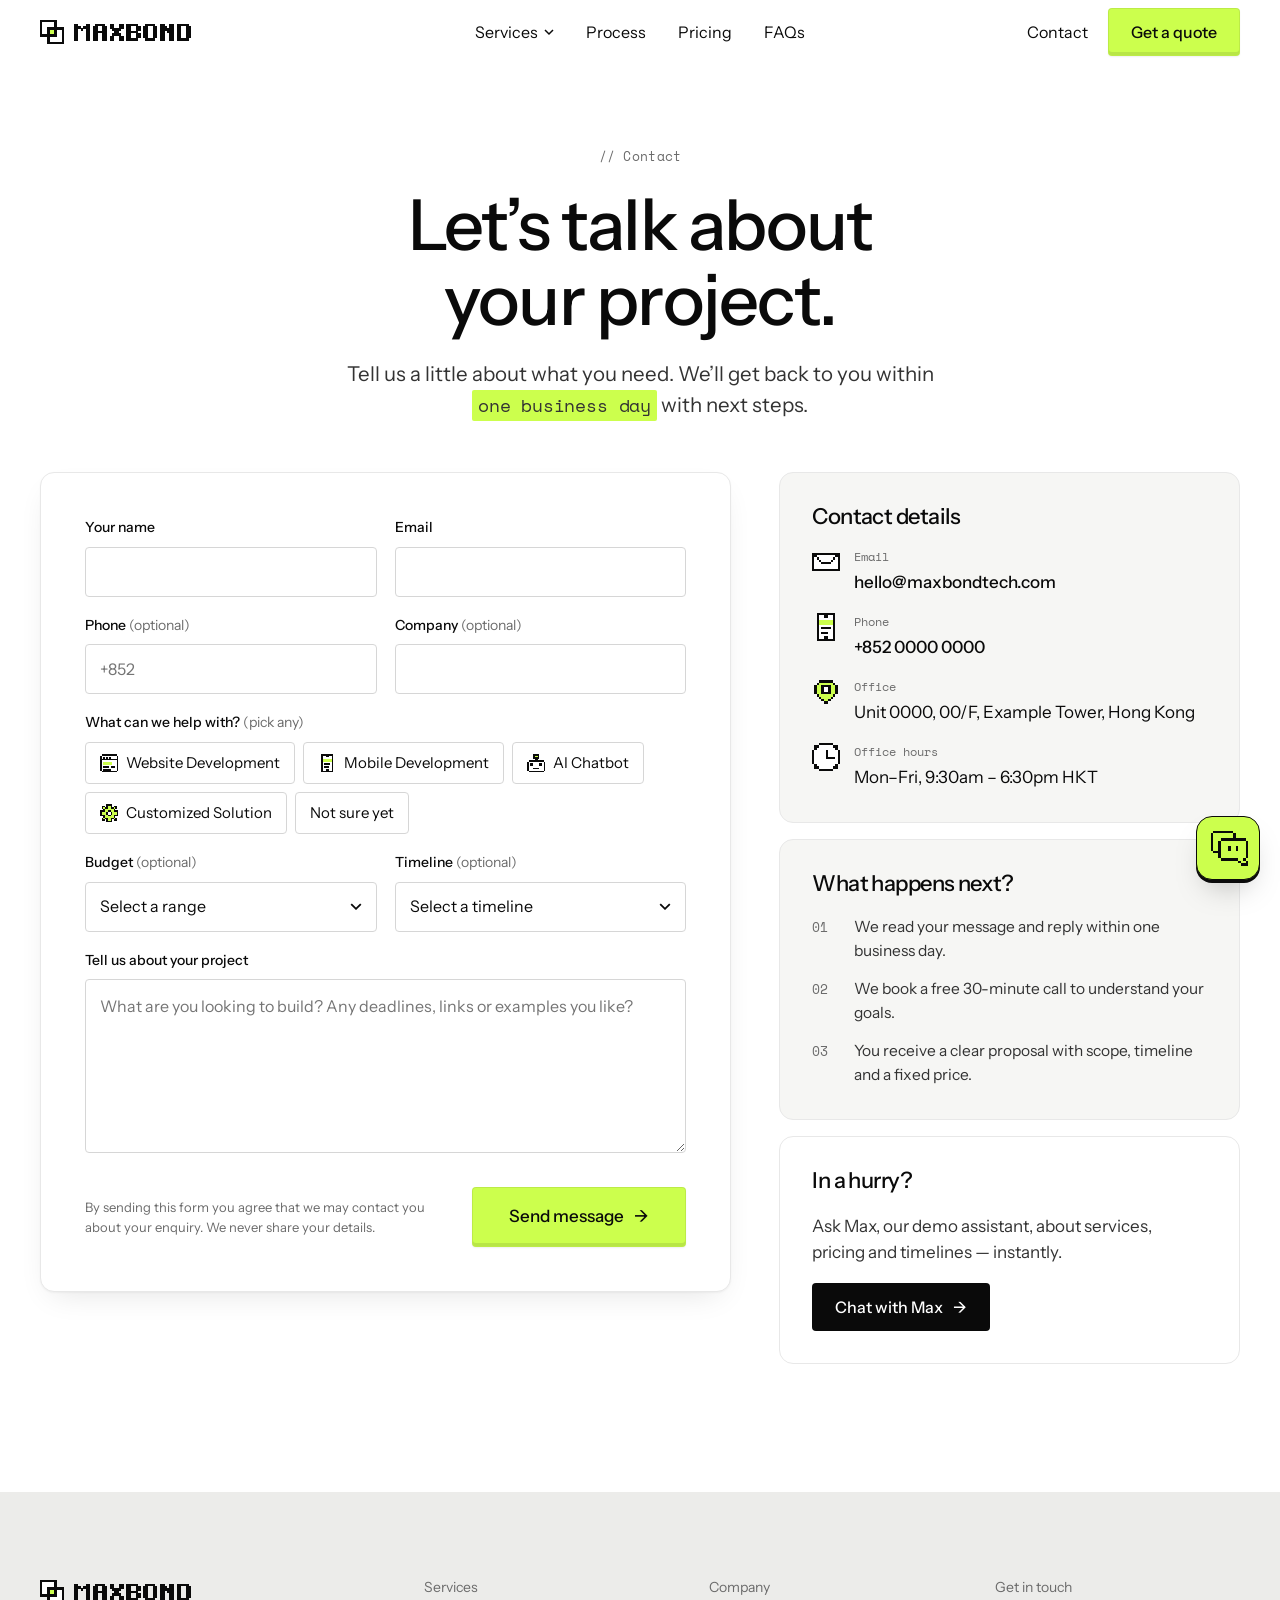
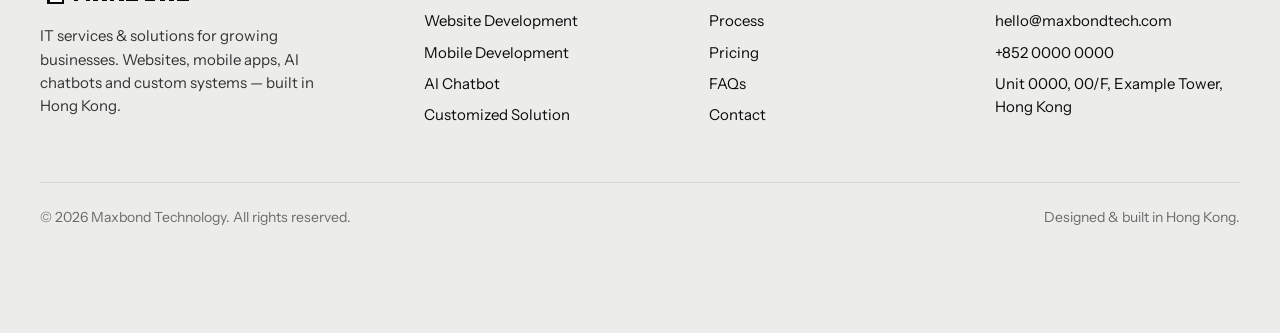
<file: contact.html>
<!doctype html>
<html lang="en">
<head>
  <meta charset="utf-8">
  <meta name="viewport" content="width=device-width, initial-scale=1">
  <title>Contact Maxbond Technology — Get a Free Quote</title>
  <meta name="description" content="Tell us about your website, mobile app, AI chatbot or custom software project. Maxbond Technology replies within one business day with a free consultation.">
  <meta name="site-root" content="">
  <link rel="canonical" href="https://maxbondtech.com/contact.html">
  <meta name="theme-color" content="#ffffff">
  <meta property="og:type" content="website">
  <meta property="og:site_name" content="Maxbond Technology">
  <meta property="og:title" content="Contact Maxbond Technology — Get a Free Quote">
  <meta property="og:description" content="Tell us about your website, mobile app, AI chatbot or custom software project. Maxbond Technology replies within one business day with a free consultation.">
  <meta property="og:url" content="https://maxbondtech.com/contact.html">
  <meta property="og:image" content="https://maxbondtech.com/assets/img/og-image.png">
  <meta property="og:locale" content="en_HK">
  <meta name="twitter:card" content="summary_large_image">
  <link rel="icon" href="assets/img/favicon.svg" type="image/svg+xml">
  <link rel="apple-touch-icon" href="assets/img/apple-touch-icon.png">
  <link rel="preconnect" href="https://fonts.googleapis.com">
  <link rel="preconnect" href="https://fonts.gstatic.com" crossorigin>
  <link rel="stylesheet" href="https://fonts.googleapis.com/css2?family=Caveat:wght@500;600&family=Instrument+Sans:wght@400;500;600&family=Space+Mono:wght@400;700&display=swap">
  <link rel="stylesheet" href="assets/css/style.css?v=20261110d">
  <script>document.documentElement.classList.add('js');</script>
</head>
<body>
  <a class="skip-link" href="#main">Skip to content</a>

  <header class="site-header">
    <div class="header-inner">
      <a class="brand" href="./" aria-label="Maxbond Technology — home">
        <img src="assets/img/logo.svg" alt="Maxbond" width="149" height="24">
      </a>

      <nav class="nav" aria-label="Main">
        <div class="nav-drop">
          <button type="button" aria-expanded="false" aria-controls="nav-services">Services
            <svg viewBox="0 0 10 6" aria-hidden="true"><path d="M1 1l4 4 4-4" fill="none" stroke="currentColor" stroke-width="1.5"/></svg>
          </button>
          <div class="nav-menu" id="nav-services">
          <a href="services/website-development.html"><div><strong>Website Development</strong><span>Fast, beautiful, SEO-ready websites</span></div></a>
          <a href="services/mobile-development.html"><div><strong>Mobile Development</strong><span>iOS & Android apps people love</span></div></a>
          <a href="services/ai-chatbot.html"><div><strong>AI Chatbot</strong><span>24/7 assistants trained on your business</span></div></a>
          <a href="services/customized-solution.html"><div><strong>Customized Solution</strong><span>ERP, CRM & system integration</span></div></a>
          </div>
        </div>
        <a href="./#process">Process</a>
        <a href="./#pricing">Pricing</a>
        <a href="./#faq">FAQs</a>
      </nav>

      <div class="header-actions">
        <a class="link" href="contact.html" aria-current="page">Contact</a>
        <a class="btn btn-lime" href="contact.html">Get a quote</a>
        <button class="menu-toggle" type="button" aria-expanded="false" aria-controls="mobile-menu" aria-label="Open menu">
          <span></span><span></span><span></span>
        </button>
      </div>
    </div>
  </header>

  <div class="mobile-menu" id="mobile-menu">
    <div class="group">
      <p class="label">Services</p>
      <a href="services/website-development.html">Website Development</a>
      <a href="services/mobile-development.html">Mobile Development</a>
      <a href="services/ai-chatbot.html">AI Chatbot</a>
      <a href="services/customized-solution.html">Customized Solution</a>
    </div>
    <div class="group">
      <p class="label">Company</p>
      <a href="./#process">Process</a>
      <a href="./#pricing">Pricing</a>
      <a href="./#faq">FAQs</a>
      <a href="contact.html">Contact</a>
    </div>
    <a class="btn btn-lime btn-lg" href="contact.html">Get a free quote <span class="arrow">→</span></a>
  </div>

  <main id="main">
    <section class="page-hero" style="padding-bottom:clamp(32px,4vw,56px)">
      <div class="container">
        <span class="eyebrow">// Contact</span>
        <h1 style="margin-top:20px">Let’s talk about<br>your project.</h1>
        <p class="lead" style="margin-bottom:0">Tell us a little about what you need. We’ll get back to you within <span class="hl">one business day</span> with next steps.</p>
      </div>
    </section>

    <section class="section" style="padding-top:0">
      <div class="container">
        <div class="contact-layout">
          <div class="form-card">
            <form data-contact-form novalidate>
              <div class="form-grid">
                <div class="field">
                  <label for="f-name">Your name</label>
                  <input id="f-name" name="name" type="text" autocomplete="name" data-required aria-describedby="f-name-err">
                  <p class="error" id="f-name-err">Please tell us your name.</p>
                </div>
                <div class="field">
                  <label for="f-email">Email</label>
                  <input id="f-email" name="email" type="email" autocomplete="email" data-required aria-describedby="f-email-err">
                  <p class="error" id="f-email-err">Please enter a valid email address.</p>
                </div>
                <div class="field">
                  <label for="f-phone">Phone <span class="opt">(optional)</span></label>
                  <input id="f-phone" name="phone" type="tel" autocomplete="tel" placeholder="+852">
                </div>
                <div class="field">
                  <label for="f-company">Company <span class="opt">(optional)</span></label>
                  <input id="f-company" name="company" type="text" autocomplete="organization">
                </div>

                <fieldset class="field full">
                  <legend>What can we help with? <span class="opt">(pick any)</span></legend>
                  <div class="choice-chips">
                    <label><input type="checkbox" name="services" value="website"><span><img class="" src="assets/img/icons/browser.svg" alt="" width="18" height="18" loading="lazy">Website Development</span></label>
                    <label><input type="checkbox" name="services" value="mobile"><span><img class="" src="assets/img/icons/phone.svg" alt="" width="18" height="18" loading="lazy">Mobile Development</span></label>
                    <label><input type="checkbox" name="services" value="chatbot"><span><img class="" src="assets/img/icons/bot.svg" alt="" width="18" height="18" loading="lazy">AI Chatbot</span></label>
                    <label><input type="checkbox" name="services" value="custom"><span><img class="" src="assets/img/icons/gear.svg" alt="" width="18" height="18" loading="lazy">Customized Solution</span></label>
                    <label><input type="checkbox" name="services" value="not-sure"><span>Not sure yet</span></label>
                  </div>
                </fieldset>

                <div class="field">
                  <label for="f-budget">Budget <span class="opt">(optional)</span></label>
                  <select id="f-budget" name="budget">
                    <option value="">Select a range</option>
                    <option>Under HK$50,000</option>
                    <option>HK$50,000 – 150,000</option>
                    <option>HK$150,000 – 500,000</option>
                    <option>HK$500,000+</option>
                    <option>Not sure yet</option>
                  </select>
                </div>
                <div class="field">
                  <label for="f-timeline">Timeline <span class="opt">(optional)</span></label>
                  <select id="f-timeline" name="timeline">
                    <option value="">Select a timeline</option>
                    <option>As soon as possible</option>
                    <option>Within 1–3 months</option>
                    <option>In 3–6 months</option>
                    <option>Just exploring</option>
                  </select>
                </div>

                <div class="field full">
                  <label for="f-message">Tell us about your project</label>
                  <textarea id="f-message" name="message" rows="6" data-required aria-describedby="f-message-err" placeholder="What are you looking to build? Any deadlines, links or examples you like?"></textarea>
                  <p class="error" id="f-message-err">A sentence or two is plenty.</p>
                </div>
              </div>

              <label class="hp" aria-hidden="true">Leave this empty <input type="checkbox" name="botcheck" tabindex="-1" autocomplete="off"></label>

              <div class="form-foot">
                <p>By sending this form you agree that we may contact you about your enquiry. We never share your details.</p>
                <button class="btn btn-lime btn-lg" type="submit">Send message <span class="arrow">→</span></button>
              </div>
              <div class="form-status" role="status" aria-live="polite"></div>
            </form>
          </div>

          <aside>
            <div class="info-card">
              <h2>Contact details</h2>
              <ul class="info-list" role="list">
                <li><img class="" src="assets/img/icons/mail.svg" alt="" width="28" height="28" loading="lazy"><div><small>Email</small><a href="mailto:hello@maxbondtech.com">hello@maxbondtech.com</a></div></li>
                <li><img class="" src="assets/img/icons/phone.svg" alt="" width="28" height="28" loading="lazy"><div><small>Phone</small><a href="tel:+85200000000">+852 0000 0000</a></div></li>
                <li><img class="" src="assets/img/icons/pin.svg" alt="" width="28" height="28" loading="lazy"><div><small>Office</small>Unit 0000, 00/F, Example Tower, Hong Kong</div></li>
                <li><img class="" src="assets/img/icons/clock.svg" alt="" width="28" height="28" loading="lazy"><div><small>Office hours</small>Mon–Fri, 9:30am – 6:30pm HKT</div></li>
              </ul>
            </div>
            <div class="info-card">
              <h2>What happens next?</h2>
              <ol class="next-steps" role="list">
                <li>We read your message and reply within one business day.</li>
                <li>We book a free 30-minute call to understand your goals.</li>
                <li>You receive a clear proposal with scope, timeline and a fixed price.</li>
              </ol>
            </div>
            <div class="info-card" style="background:#fff">
              <h2>In a hurry?</h2>
              <p style="color:var(--ink-2);margin-bottom:18px">Ask Max, our demo assistant, about services, pricing and timelines — instantly.</p>
              <button class="btn btn-dark" type="button" data-open-chat>Chat with Max <span class="arrow">→</span></button>
            </div>
          </aside>
        </div>
      </div>
    </section>
  </main>

  <footer class="site-footer">
    <div class="container">
      <div class="footer-grid">
        <div class="footer-brand">
          <img src="assets/img/logo.svg" alt="Maxbond Technology" width="149" height="24" loading="lazy">
          <p>IT services &amp; solutions for growing businesses. Websites, mobile apps, AI chatbots and custom systems — built in Hong Kong.</p>
        </div>
        <div class="footer-col">
          <h4>Services</h4>
          <ul>
            <li><a href="services/website-development.html">Website Development</a></li>
            <li><a href="services/mobile-development.html">Mobile Development</a></li>
            <li><a href="services/ai-chatbot.html">AI Chatbot</a></li>
            <li><a href="services/customized-solution.html">Customized Solution</a></li>
          </ul>
        </div>
        <div class="footer-col">
          <h4>Company</h4>
          <ul>
            <li><a href="./#process">Process</a></li>
            <li><a href="./#pricing">Pricing</a></li>
            <li><a href="./#faq">FAQs</a></li>
            <li><a href="contact.html">Contact</a></li>
          </ul>
        </div>
        <div class="footer-col">
          <h4>Get in touch</h4>
          <ul>
            <li><a href="mailto:hello@maxbondtech.com">hello@maxbondtech.com</a></li>
            <li><a href="tel:+85200000000">+852 0000 0000</a></li>
            <li>Unit 0000, 00/F, Example Tower, Hong Kong</li>
          </ul>
        </div>
      </div>
      <div class="footer-bottom">
        <span>© <span data-year>2026</span> Maxbond Technology. All rights reserved.</span>
        <span>Designed &amp; built in Hong Kong.</span>
      </div>
    </div>
  </footer>

  <script src="assets/js/config.js?v=20261110d" defer></script>
  <script src="assets/js/main.js?v=20261110d" defer></script>
  <script src="assets/js/chatbot.js?v=20261110d" defer></script>
</body>
</html>
</file>
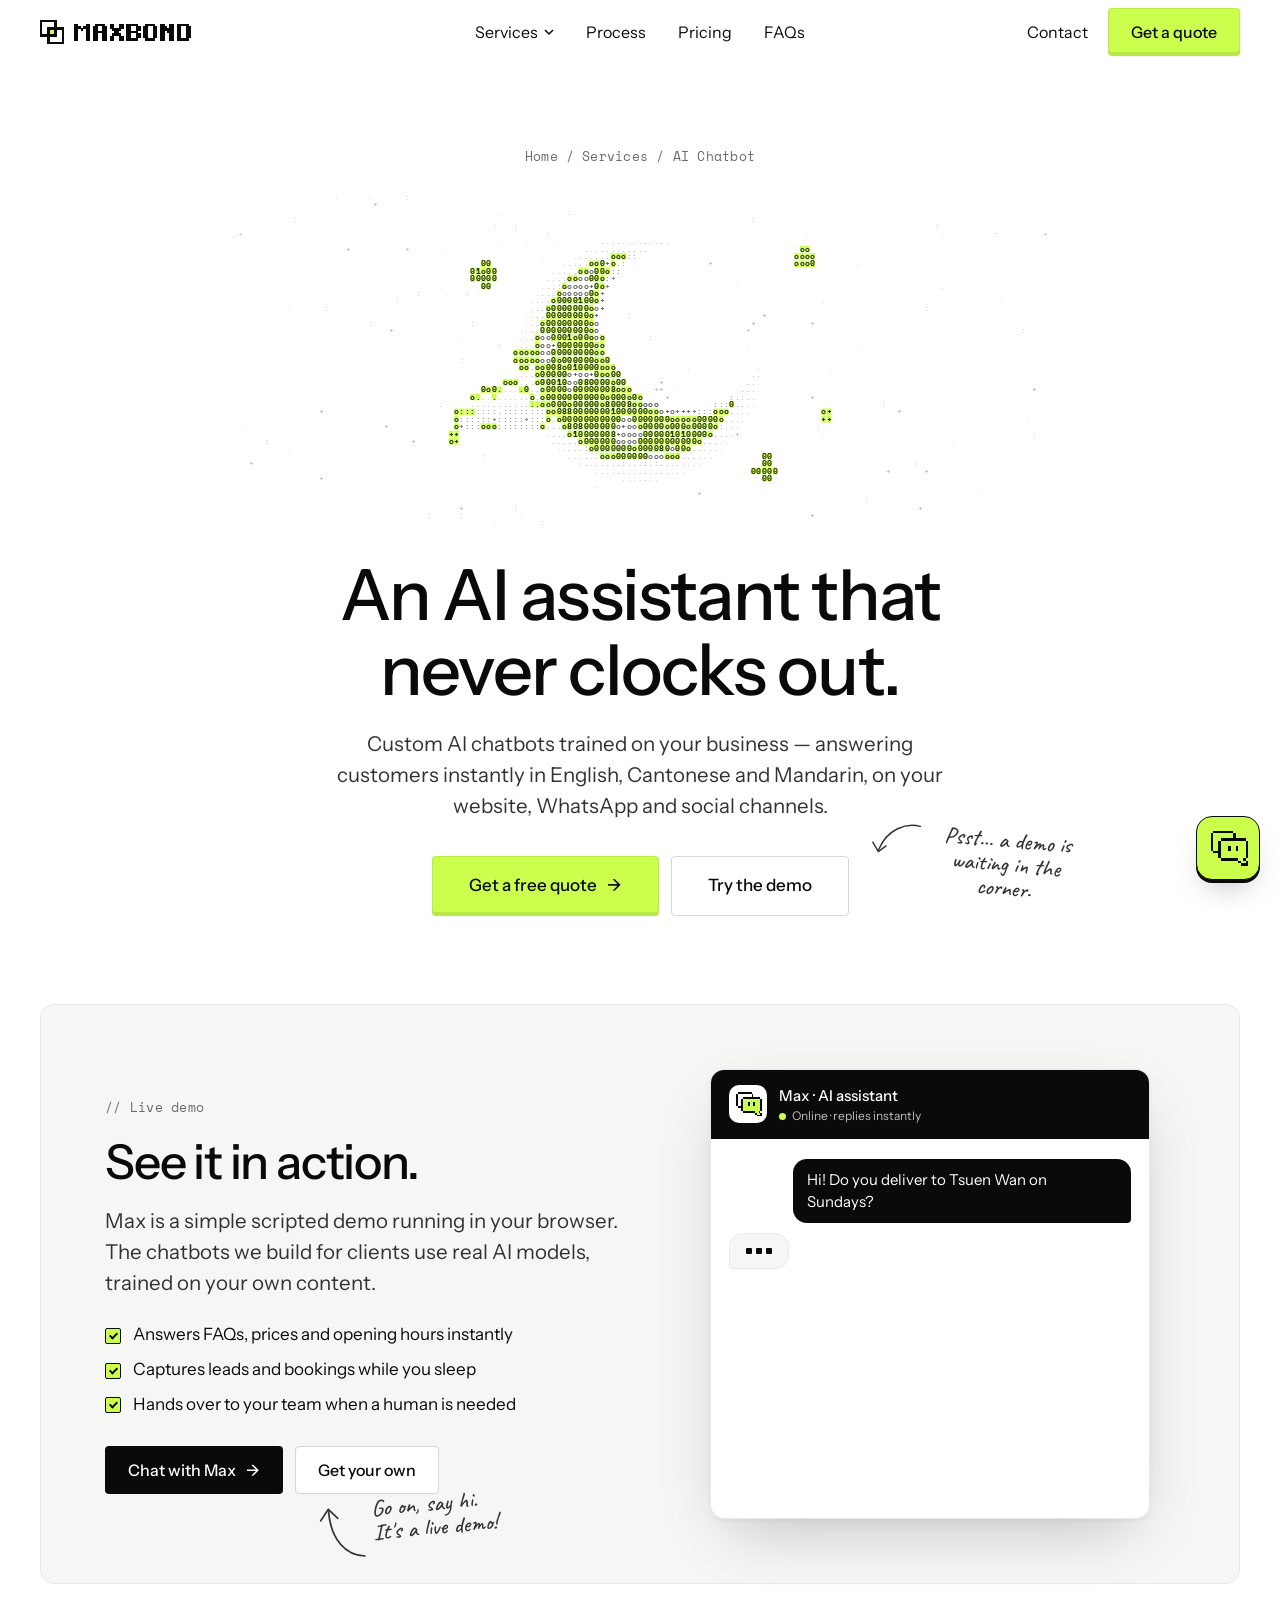
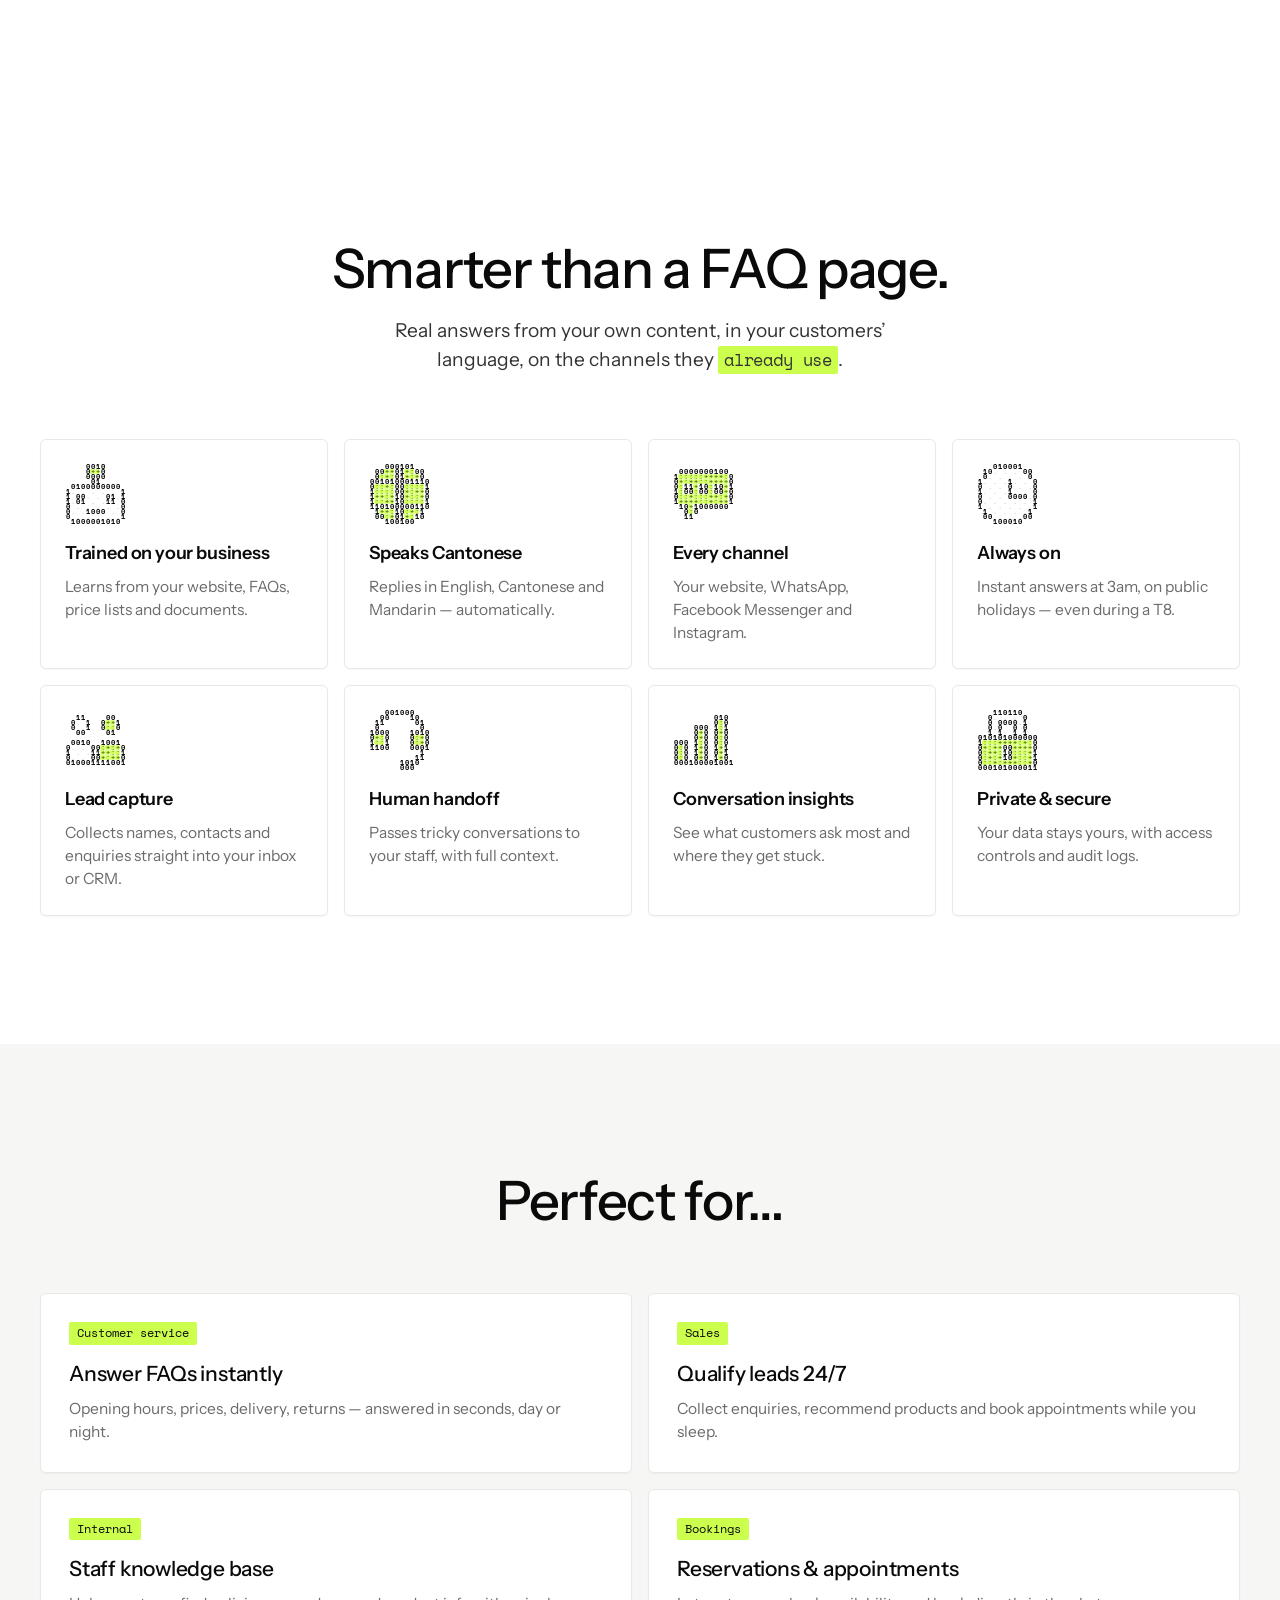
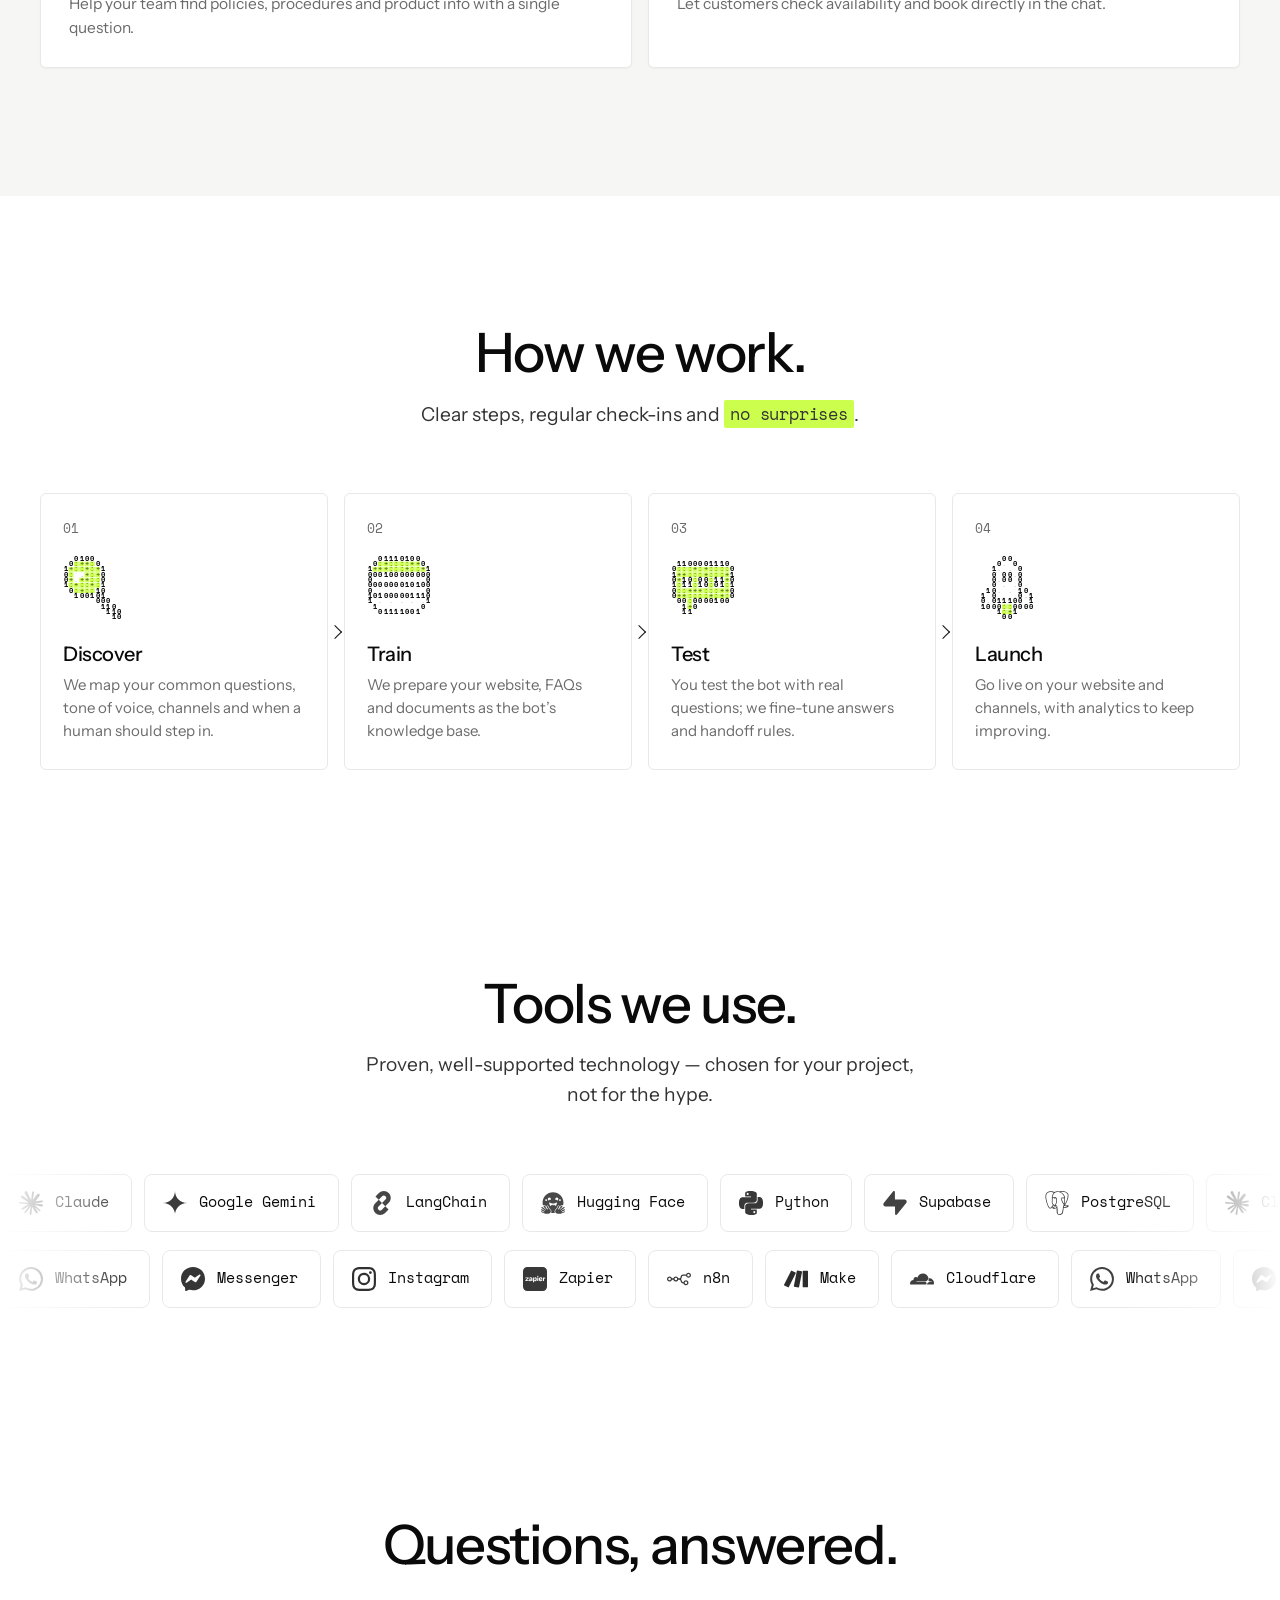
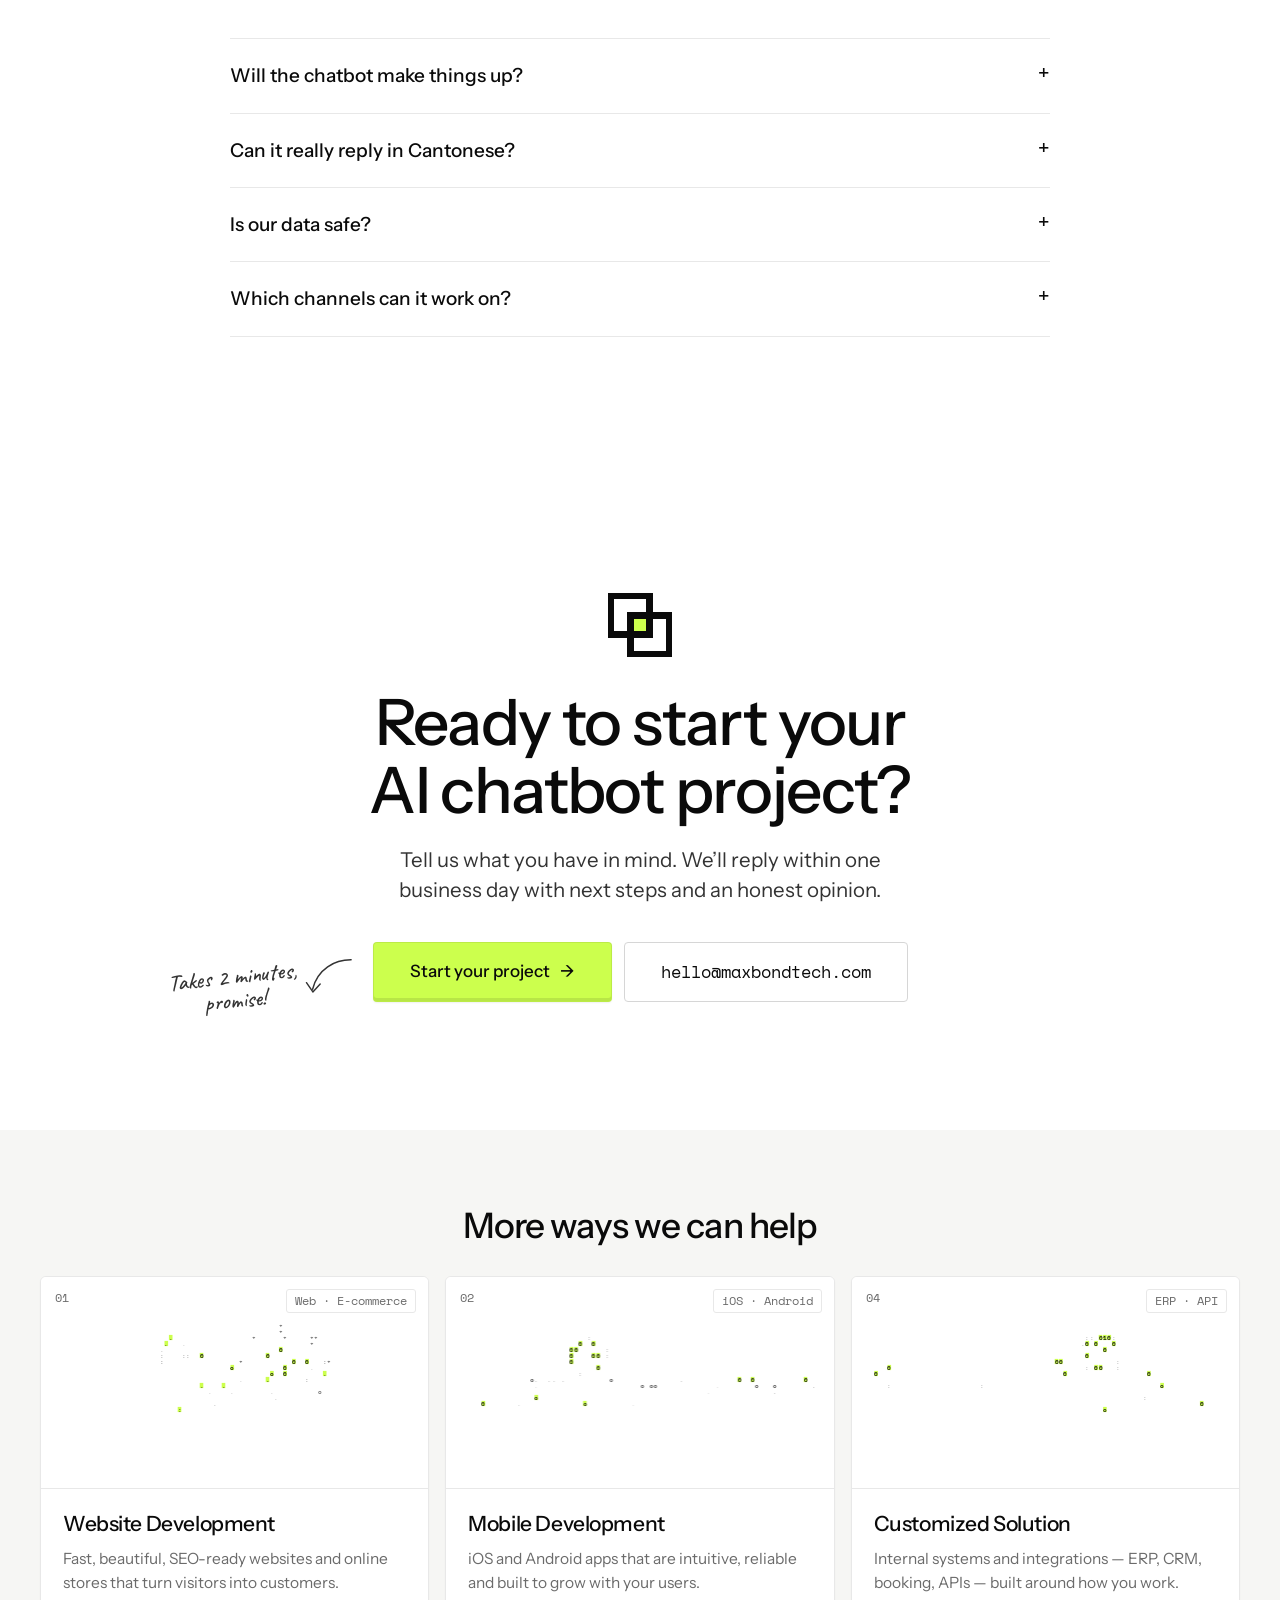
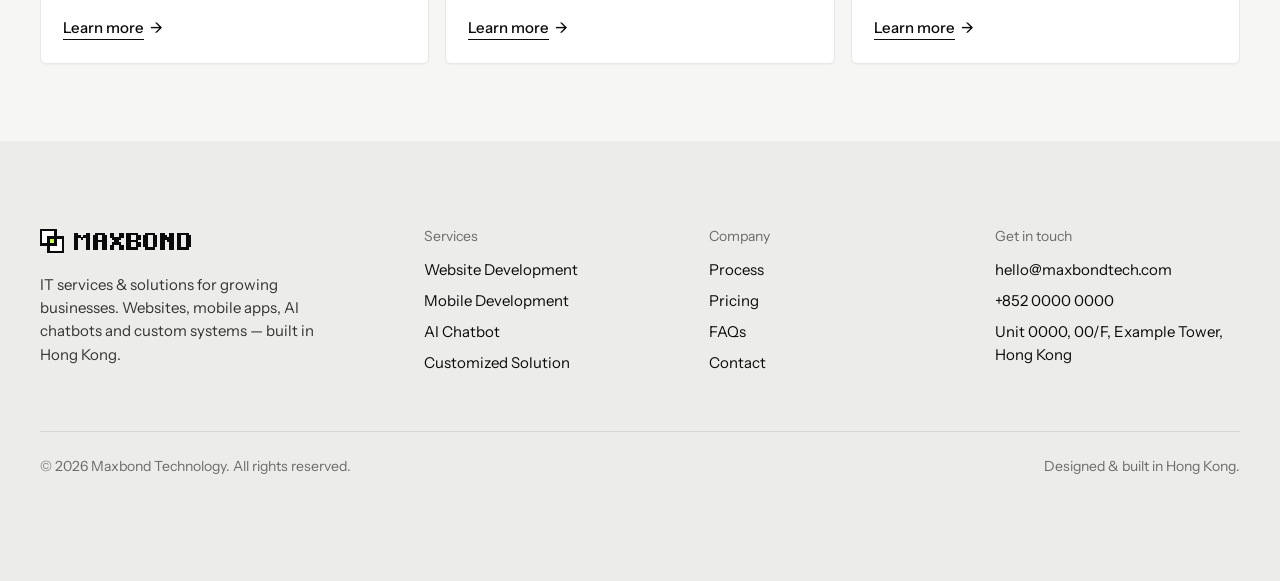
<file: services/ai-chatbot.html>
<!doctype html>
<html lang="en">
<head>
  <meta charset="utf-8">
  <meta name="viewport" content="width=device-width, initial-scale=1">
  <title>AI Chatbot Development Hong Kong | Cantonese & English | Maxbond Technology</title>
  <meta name="description" content="Custom AI chatbots for Hong Kong businesses. Trained on your content, replying 24/7 in English, Cantonese and Mandarin on your website, WhatsApp and social media.">
  <meta name="site-root" content="../">
  <link rel="canonical" href="https://maxbondtech.com/services/ai-chatbot.html">
  <meta name="theme-color" content="#ffffff">
  <meta property="og:type" content="website">
  <meta property="og:site_name" content="Maxbond Technology">
  <meta property="og:title" content="AI Chatbot Development Hong Kong | Cantonese & English | Maxbond Technology">
  <meta property="og:description" content="Custom AI chatbots for Hong Kong businesses. Trained on your content, replying 24/7 in English, Cantonese and Mandarin on your website, WhatsApp and social media.">
  <meta property="og:url" content="https://maxbondtech.com/services/ai-chatbot.html">
  <meta property="og:image" content="https://maxbondtech.com/assets/img/og-image.png">
  <meta property="og:locale" content="en_HK">
  <meta name="twitter:card" content="summary_large_image">
  <link rel="icon" href="../assets/img/favicon.svg" type="image/svg+xml">
  <link rel="apple-touch-icon" href="../assets/img/apple-touch-icon.png">
  <link rel="preconnect" href="https://fonts.googleapis.com">
  <link rel="preconnect" href="https://fonts.gstatic.com" crossorigin>
  <link rel="stylesheet" href="https://fonts.googleapis.com/css2?family=Caveat:wght@500;600&family=Instrument+Sans:wght@400;500;600&family=Space+Mono:wght@400;700&display=swap">
  <link rel="stylesheet" href="../assets/css/style.css?v=20261110d">
  <script>document.documentElement.classList.add('js');</script>
</head>
<body>
  <a class="skip-link" href="#main">Skip to content</a>

  <header class="site-header">
    <div class="header-inner">
      <a class="brand" href="../" aria-label="Maxbond Technology — home">
        <img src="../assets/img/logo.svg" alt="Maxbond" width="149" height="24">
      </a>

      <nav class="nav" aria-label="Main">
        <div class="nav-drop">
          <button type="button" aria-expanded="false" aria-controls="nav-services" aria-current="true">Services
            <svg viewBox="0 0 10 6" aria-hidden="true"><path d="M1 1l4 4 4-4" fill="none" stroke="currentColor" stroke-width="1.5"/></svg>
          </button>
          <div class="nav-menu" id="nav-services">
          <a href="../services/website-development.html"><div><strong>Website Development</strong><span>Fast, beautiful, SEO-ready websites</span></div></a>
          <a href="../services/mobile-development.html"><div><strong>Mobile Development</strong><span>iOS & Android apps people love</span></div></a>
          <a href="../services/ai-chatbot.html" aria-current="page"><div><strong>AI Chatbot</strong><span>24/7 assistants trained on your business</span></div></a>
          <a href="../services/customized-solution.html"><div><strong>Customized Solution</strong><span>ERP, CRM & system integration</span></div></a>
          </div>
        </div>
        <a href="../#process">Process</a>
        <a href="../#pricing">Pricing</a>
        <a href="../#faq">FAQs</a>
      </nav>

      <div class="header-actions">
        <a class="link" href="../contact.html">Contact</a>
        <a class="btn btn-lime" href="../contact.html">Get a quote</a>
        <button class="menu-toggle" type="button" aria-expanded="false" aria-controls="mobile-menu" aria-label="Open menu">
          <span></span><span></span><span></span>
        </button>
      </div>
    </div>
  </header>

  <div class="mobile-menu" id="mobile-menu">
    <div class="group">
      <p class="label">Services</p>
      <a href="../services/website-development.html">Website Development</a>
      <a href="../services/mobile-development.html">Mobile Development</a>
      <a href="../services/ai-chatbot.html" aria-current="page">AI Chatbot</a>
      <a href="../services/customized-solution.html">Customized Solution</a>
    </div>
    <div class="group">
      <p class="label">Company</p>
      <a href="../#process">Process</a>
      <a href="../#pricing">Pricing</a>
      <a href="../#faq">FAQs</a>
      <a href="../contact.html">Contact</a>
    </div>
    <a class="btn btn-lime btn-lg" href="../contact.html">Get a free quote <span class="arrow">→</span></a>
  </div>

  <main id="main">
    <section class="page-hero">
      <div class="container">
        <nav class="eyebrow" aria-label="Breadcrumb"><a href="../">Home</a> / <a href="../#services">Services</a> / <span aria-current="page">AI Chatbot</span></nav>
        <div class="page-visual">
          <canvas class="ascii" data-ascii="moon" data-cell="5.4x7.4" aria-hidden="true"></canvas>
        </div>
        <h1>An AI assistant that<br>never clocks out.</h1>
        <p class="lead">Custom AI chatbots trained on your business — answering customers instantly in English, Cantonese and Mandarin, on your website, WhatsApp and social channels.</p>
        <div class="btn-row">
          <a class="btn btn-lime btn-lg" href="../contact.html?service=chatbot">Get a free quote <span class="arrow">→</span></a>
          <button class="btn btn-ghost btn-lg" type="button" data-open-chat>Try the demo</button>
          <span class="note"><svg viewBox="0 0 60 50" aria-hidden="true"><path d="M56 6 C 40 3, 20 12, 12 36"/><path d="M5 28 L12 38 L20 31"/></svg><span>Psst… a demo is<br>waiting in the corner.</span></span>
        </div>
      </div>
    </section>

    <section class="section" id="ai-demo" style="padding-top:0" aria-labelledby="demo-title">
      <div class="container">
        <div class="demo reveal">
          <div class="demo-copy">
            <span class="eyebrow">// Live demo</span>
            <h2 id="demo-title">See it in action.</h2>
            <p class="lead">Max is a simple scripted demo running in your browser. The chatbots we build for clients use real AI models, trained on your own content.</p>
            <ul class="checklist">
              <li>Answers FAQs, prices and opening hours instantly</li>
              <li>Captures leads and bookings while you sleep</li>
              <li>Hands over to your team when a human is needed</li>
            </ul>
            <div class="btn-row">
              <button class="btn btn-dark" type="button" data-open-chat>Chat with Max <span class="arrow">→</span></button>
              <a class="btn btn-ghost" href="../contact.html?service=chatbot">Get your own</a>
            </div>
            <span class="note" style="--rot:-5deg"><svg viewBox="0 0 50 60" aria-hidden="true"><path d="M44 54 C 26 52, 14 36, 14 10"/><path d="M6 18 L14 8 L22 17"/></svg><span>Go on, say hi.<br>It's a live demo!</span></span>
          </div>
        <div class="chat-mock" data-chat-mock role="img" aria-label="Example conversation: a customer asks about Sunday delivery, then switches to Cantonese, and the AI assistant replies in both languages.">
          <div class="chat-mock-head">
            <span class="avatar"><img src="../assets/img/max.svg" alt="" width="30" height="30"></span>
            <div><strong>Max · AI assistant</strong><small>Online · replies instantly</small></div>
          </div>
          <div class="chat-mock-body">
            <div class="bubble user">Hi! Do you deliver to Tsuen Wan on Sundays?</div>
            <div class="bubble bot typing"><i></i><i></i><i></i></div>
            <div class="bubble bot">Yes! 🚚 Sunday delivery to Tsuen Wan runs 2pm – 8pm. Shall I book a slot for you?</div>
            <div class="bubble user">有冇得用廣東話傾？</div>
            <div class="bubble bot typing"><i></i><i></i><i></i></div>
            <div class="bubble bot">當然有！😊 想約星期日邊個時段送貨呀？</div>
          </div>
        </div>
        </div>
      </div>
    </section>

    <section class="section" aria-labelledby="feat-title">
      <div class="container">
        <div class="section-head">
          <h2 id="feat-title">Smarter than a FAQ page.</h2>
          <p>Real answers from your own content, in your customers’ language, on the channels they <span class="hl">already use</span>.</p>
        </div>
        <div class="grid grid-4">
            <div class="card">
              <img class="icon" src="../assets/img/icons/bot.svg" data-ascii-icon="bot" alt="" width="48" height="48" loading="lazy">
              <h3>Trained on your business</h3>
              <p>Learns from your website, FAQs, price lists and documents.</p>
            </div>
            <div class="card">
              <img class="icon" src="../assets/img/icons/globe.svg" data-ascii-icon="globe" alt="" width="48" height="48" loading="lazy">
              <h3>Speaks Cantonese</h3>
              <p>Replies in English, Cantonese and Mandarin — automatically.</p>
            </div>
            <div class="card">
              <img class="icon" src="../assets/img/icons/chat.svg" data-ascii-icon="chat" alt="" width="48" height="48" loading="lazy">
              <h3>Every channel</h3>
              <p>Your website, WhatsApp, Facebook Messenger and Instagram.</p>
            </div>
            <div class="card">
              <img class="icon" src="../assets/img/icons/clock.svg" data-ascii-icon="clock" alt="" width="48" height="48" loading="lazy">
              <h3>Always on</h3>
              <p>Instant answers at 3am, on public holidays — even during a T8.</p>
            </div>
            <div class="card">
              <img class="icon" src="../assets/img/icons/users.svg" data-ascii-icon="users" alt="" width="48" height="48" loading="lazy">
              <h3>Lead capture</h3>
              <p>Collects names, contacts and enquiries straight into your inbox or CRM.</p>
            </div>
            <div class="card">
              <img class="icon" src="../assets/img/icons/headset.svg" data-ascii-icon="headset" alt="" width="48" height="48" loading="lazy">
              <h3>Human handoff</h3>
              <p>Passes tricky conversations to your staff, with full context.</p>
            </div>
            <div class="card">
              <img class="icon" src="../assets/img/icons/chart.svg" data-ascii-icon="chart" alt="" width="48" height="48" loading="lazy">
              <h3>Conversation insights</h3>
              <p>See what customers ask most and where they get stuck.</p>
            </div>
            <div class="card">
              <img class="icon" src="../assets/img/icons/lock.svg" data-ascii-icon="lock" alt="" width="48" height="48" loading="lazy">
              <h3>Private & secure</h3>
              <p>Your data stays yours, with access controls and audit logs.</p>
            </div>
        </div>
      </div>
    </section>

    <section class="section section--soft" aria-labelledby="use-title">
      <div class="container">
        <div class="section-head">
          <h2 id="use-title">Perfect for…</h2>
        </div>
        <div class="grid grid-2">
          <div class="card usecase reveal" style="--i:0">
            <span class="tag">Customer service</span>
            <h3>Answer FAQs instantly</h3>
            <p>Opening hours, prices, delivery, returns — answered in seconds, day or night.</p>
          </div>
          <div class="card usecase reveal" style="--i:1">
            <span class="tag">Sales</span>
            <h3>Qualify leads 24/7</h3>
            <p>Collect enquiries, recommend products and book appointments while you sleep.</p>
          </div>
          <div class="card usecase reveal" style="--i:2">
            <span class="tag">Internal</span>
            <h3>Staff knowledge base</h3>
            <p>Help your team find policies, procedures and product info with a single question.</p>
          </div>
          <div class="card usecase reveal" style="--i:3">
            <span class="tag">Bookings</span>
            <h3>Reservations & appointments</h3>
            <p>Let customers check availability and book directly in the chat.</p>
          </div>
        </div>
      </div>
    </section>

    <section class="section" id="how" aria-labelledby="how-title">
      <div class="container">
        <div class="section-head">
          <h2 id="how-title">How we work.</h2>
          <p>Clear steps, regular check-ins and <span class="hl">no surprises</span>.</p>
        </div>
        <ol class="process steps-4" role="list">
          <li class="step reveal" style="--i:0">
            <span class="step-num">01</span>
            <img class="ico" src="../assets/img/icons/search.svg" data-ascii-icon="search" alt="" width="56" height="56" loading="lazy">
            <h3>Discover</h3>
            <p>We map your common questions, tone of voice, channels and when a human should step in.</p>
          </li>
          <li class="step reveal" style="--i:1">
            <span class="step-num">02</span>
            <img class="ico" src="../assets/img/icons/database.svg" data-ascii-icon="database" alt="" width="56" height="56" loading="lazy">
            <h3>Train</h3>
            <p>We prepare your website, FAQs and documents as the bot’s knowledge base.</p>
          </li>
          <li class="step reveal" style="--i:2">
            <span class="step-num">03</span>
            <img class="ico" src="../assets/img/icons/chat.svg" data-ascii-icon="chat" alt="" width="56" height="56" loading="lazy">
            <h3>Test</h3>
            <p>You test the bot with real questions; we fine-tune answers and handoff rules.</p>
          </li>
          <li class="step reveal" style="--i:3">
            <span class="step-num">04</span>
            <img class="ico" src="../assets/img/icons/rocket.svg" data-ascii-icon="rocket" alt="" width="56" height="56" loading="lazy">
            <h3>Launch</h3>
            <p>Go live on your website and channels, with analytics to keep improving.</p>
          </li>
        </ol>
      </div>
    </section>

    <section class="section section--tight" aria-labelledby="stack-title">
      <div class="container">
        <div class="section-head">
          <h2 id="stack-title">Tools we use.</h2>
          <p>Proven, well-supported technology — chosen for your project, not for the hype.</p>
        </div>
      </div>
        <div class="logo-marquee" role="region" aria-label="Technologies we use">
          <div class="logo-track">
            <ul class="logo-row" role="list"><li class="tool"><img src="../assets/img/logos/claude.svg" alt="" width="24" height="24" loading="lazy"><span>Claude</span></li><li class="tool"><img src="../assets/img/logos/googlegemini.svg" alt="" width="24" height="24" loading="lazy"><span>Google Gemini</span></li><li class="tool"><img src="../assets/img/logos/langchain.svg" alt="" width="24" height="24" loading="lazy"><span>LangChain</span></li><li class="tool"><img src="../assets/img/logos/huggingface.svg" alt="" width="24" height="24" loading="lazy"><span>Hugging Face</span></li><li class="tool"><img src="../assets/img/logos/python.svg" alt="" width="24" height="24" loading="lazy"><span>Python</span></li><li class="tool"><img src="../assets/img/logos/supabase.svg" alt="" width="24" height="24" loading="lazy"><span>Supabase</span></li><li class="tool"><img src="../assets/img/logos/postgresql.svg" alt="" width="24" height="24" loading="lazy"><span>PostgreSQL</span></li></ul>
            <ul class="logo-row" aria-hidden="true"><li class="tool"><img src="../assets/img/logos/claude.svg" alt="" width="24" height="24" loading="lazy"><span>Claude</span></li><li class="tool"><img src="../assets/img/logos/googlegemini.svg" alt="" width="24" height="24" loading="lazy"><span>Google Gemini</span></li><li class="tool"><img src="../assets/img/logos/langchain.svg" alt="" width="24" height="24" loading="lazy"><span>LangChain</span></li><li class="tool"><img src="../assets/img/logos/huggingface.svg" alt="" width="24" height="24" loading="lazy"><span>Hugging Face</span></li><li class="tool"><img src="../assets/img/logos/python.svg" alt="" width="24" height="24" loading="lazy"><span>Python</span></li><li class="tool"><img src="../assets/img/logos/supabase.svg" alt="" width="24" height="24" loading="lazy"><span>Supabase</span></li><li class="tool"><img src="../assets/img/logos/postgresql.svg" alt="" width="24" height="24" loading="lazy"><span>PostgreSQL</span></li></ul>
          </div>
          <div class="logo-track is-reverse">
            <ul class="logo-row" role="list"><li class="tool"><img src="../assets/img/logos/whatsapp.svg" alt="" width="24" height="24" loading="lazy"><span>WhatsApp</span></li><li class="tool"><img src="../assets/img/logos/messenger.svg" alt="" width="24" height="24" loading="lazy"><span>Messenger</span></li><li class="tool"><img src="../assets/img/logos/instagram.svg" alt="" width="24" height="24" loading="lazy"><span>Instagram</span></li><li class="tool"><img src="../assets/img/logos/zapier.svg" alt="" width="24" height="24" loading="lazy"><span>Zapier</span></li><li class="tool"><img src="../assets/img/logos/n8n.svg" alt="" width="24" height="24" loading="lazy"><span>n8n</span></li><li class="tool"><img src="../assets/img/logos/make.svg" alt="" width="24" height="24" loading="lazy"><span>Make</span></li><li class="tool"><img src="../assets/img/logos/cloudflare.svg" alt="" width="24" height="24" loading="lazy"><span>Cloudflare</span></li></ul>
            <ul class="logo-row" aria-hidden="true"><li class="tool"><img src="../assets/img/logos/whatsapp.svg" alt="" width="24" height="24" loading="lazy"><span>WhatsApp</span></li><li class="tool"><img src="../assets/img/logos/messenger.svg" alt="" width="24" height="24" loading="lazy"><span>Messenger</span></li><li class="tool"><img src="../assets/img/logos/instagram.svg" alt="" width="24" height="24" loading="lazy"><span>Instagram</span></li><li class="tool"><img src="../assets/img/logos/zapier.svg" alt="" width="24" height="24" loading="lazy"><span>Zapier</span></li><li class="tool"><img src="../assets/img/logos/n8n.svg" alt="" width="24" height="24" loading="lazy"><span>n8n</span></li><li class="tool"><img src="../assets/img/logos/make.svg" alt="" width="24" height="24" loading="lazy"><span>Make</span></li><li class="tool"><img src="../assets/img/logos/cloudflare.svg" alt="" width="24" height="24" loading="lazy"><span>Cloudflare</span></li></ul>
          </div>
        </div>
    </section>

    <section class="section" aria-labelledby="sfaq-title">
      <div class="container">
        <div class="section-head">
          <h2 id="sfaq-title">Questions, answered.</h2>
        </div>
        <div class="faq-list">
          <details>
            <summary>Will the chatbot make things up?</summary>
            <p>We ground the bot in your own approved content and set clear rules, so it answers from your information, says so when it doesn’t know — and hands over to your team.</p>
          </details>
          <details>
            <summary>Can it really reply in Cantonese?</summary>
            <p>Yes. It can reply in English, Cantonese-style written Chinese and Mandarin, in Traditional or Simplified characters, matching each customer automatically.</p>
          </details>
          <details>
            <summary>Is our data safe?</summary>
            <p>We design every chatbot with Hong Kong’s Personal Data (Privacy) Ordinance in mind, limit what the bot can access, and never use your data to train public models.</p>
          </details>
          <details>
            <summary>Which channels can it work on?</summary>
            <p>Your website, WhatsApp, Facebook Messenger, Instagram — and internal tools like Slack or Microsoft Teams.</p>
          </details>
        </div>
      </div>
    </section>

    <section class="section cta" aria-labelledby="cta-title">
      <div class="container">
        <img class="mark" src="../assets/img/mark.svg" alt="" width="64" height="64" loading="lazy">
        <h2 id="cta-title">Ready to start your<br>AI chatbot project?</h2>
        <p class="lead">Tell us what you have in mind. We’ll reply within one business day with next steps and an honest opinion.</p>
        <div class="btn-row">
          <span class="note"><svg viewBox="0 0 60 50" aria-hidden="true"><path d="M4 8 C 22 6, 42 14, 50 36"/><path d="M41 31 L50 39 L56 28"/></svg><span>Takes 2 minutes,<br>promise!</span></span>
          <a class="btn btn-lime btn-lg" href="../contact.html?service=chatbot">Start your project <span class="arrow">→</span></a>
          <a class="btn btn-ghost btn-lg mono" href="mailto:hello@maxbondtech.com">hello@maxbondtech.com</a>
        </div>
      </div>
    </section>

    <section class="section section--soft section--tight" aria-labelledby="more-title">
      <div class="container">
        <div class="section-head" style="margin-bottom:32px">
          <h2 id="more-title" style="font-size:clamp(1.6rem,3vw,2.2rem)">More ways we can help</h2>
        </div>
        <div class="grid grid-3">
          <a class="card service-card" style="--i:0" href="website-development.html">
            <div class="card-visual">
              <canvas class="ascii" data-ascii="clouds" aria-hidden="true"></canvas>
              <span class="card-index">01</span>
              <span class="card-tag">Web · E-commerce</span>
            </div>
            <div class="card-body">
              <h3>Website Development</h3>
              <p>Fast, beautiful, SEO-ready websites and online stores that turn visitors into customers.</p>
              <span class="text-link"><span>Learn more</span> <span class="arrow">→</span></span>
            </div>
          </a>
          <a class="card service-card" style="--i:1" href="mobile-development.html">
            <div class="card-visual">
              <canvas class="ascii" data-ascii="waves" aria-hidden="true"></canvas>
              <span class="card-index">02</span>
              <span class="card-tag">iOS · Android</span>
            </div>
            <div class="card-body">
              <h3>Mobile Development</h3>
              <p>iOS and Android apps that are intuitive, reliable and built to grow with your users.</p>
              <span class="text-link"><span>Learn more</span> <span class="arrow">→</span></span>
            </div>
          </a>
          <a class="card service-card" style="--i:3" href="customized-solution.html">
            <div class="card-visual">
              <canvas class="ascii" data-ascii="mountains" aria-hidden="true"></canvas>
              <span class="card-index">04</span>
              <span class="card-tag">ERP · API</span>
            </div>
            <div class="card-body">
              <h3>Customized Solution</h3>
              <p>Internal systems and integrations — ERP, CRM, booking, APIs — built around how you work.</p>
              <span class="text-link"><span>Learn more</span> <span class="arrow">→</span></span>
            </div>
          </a>
        </div>
      </div>
    </section>
  </main>

  <footer class="site-footer">
    <div class="container">
      <div class="footer-grid">
        <div class="footer-brand">
          <img src="../assets/img/logo.svg" alt="Maxbond Technology" width="149" height="24" loading="lazy">
          <p>IT services &amp; solutions for growing businesses. Websites, mobile apps, AI chatbots and custom systems — built in Hong Kong.</p>
        </div>
        <div class="footer-col">
          <h4>Services</h4>
          <ul>
            <li><a href="../services/website-development.html">Website Development</a></li>
            <li><a href="../services/mobile-development.html">Mobile Development</a></li>
            <li><a href="../services/ai-chatbot.html">AI Chatbot</a></li>
            <li><a href="../services/customized-solution.html">Customized Solution</a></li>
          </ul>
        </div>
        <div class="footer-col">
          <h4>Company</h4>
          <ul>
            <li><a href="../#process">Process</a></li>
            <li><a href="../#pricing">Pricing</a></li>
            <li><a href="../#faq">FAQs</a></li>
            <li><a href="../contact.html">Contact</a></li>
          </ul>
        </div>
        <div class="footer-col">
          <h4>Get in touch</h4>
          <ul>
            <li><a href="mailto:hello@maxbondtech.com">hello@maxbondtech.com</a></li>
            <li><a href="tel:+85200000000">+852 0000 0000</a></li>
            <li>Unit 0000, 00/F, Example Tower, Hong Kong</li>
          </ul>
        </div>
      </div>
      <div class="footer-bottom">
        <span>© <span data-year>2026</span> Maxbond Technology. All rights reserved.</span>
        <span>Designed &amp; built in Hong Kong.</span>
      </div>
    </div>
  </footer>

  <script src="../assets/js/config.js?v=20261110d" defer></script>
  <script src="../assets/js/main.js?v=20261110d" defer></script>
  <script src="../assets/js/chatbot.js?v=20261110d" defer></script>
  <script src="../assets/js/icon-art.js?v=20261110d" defer></script>
  <script src="../assets/js/ascii.js?v=20261110d" defer></script>
</body>
</html>
</file>
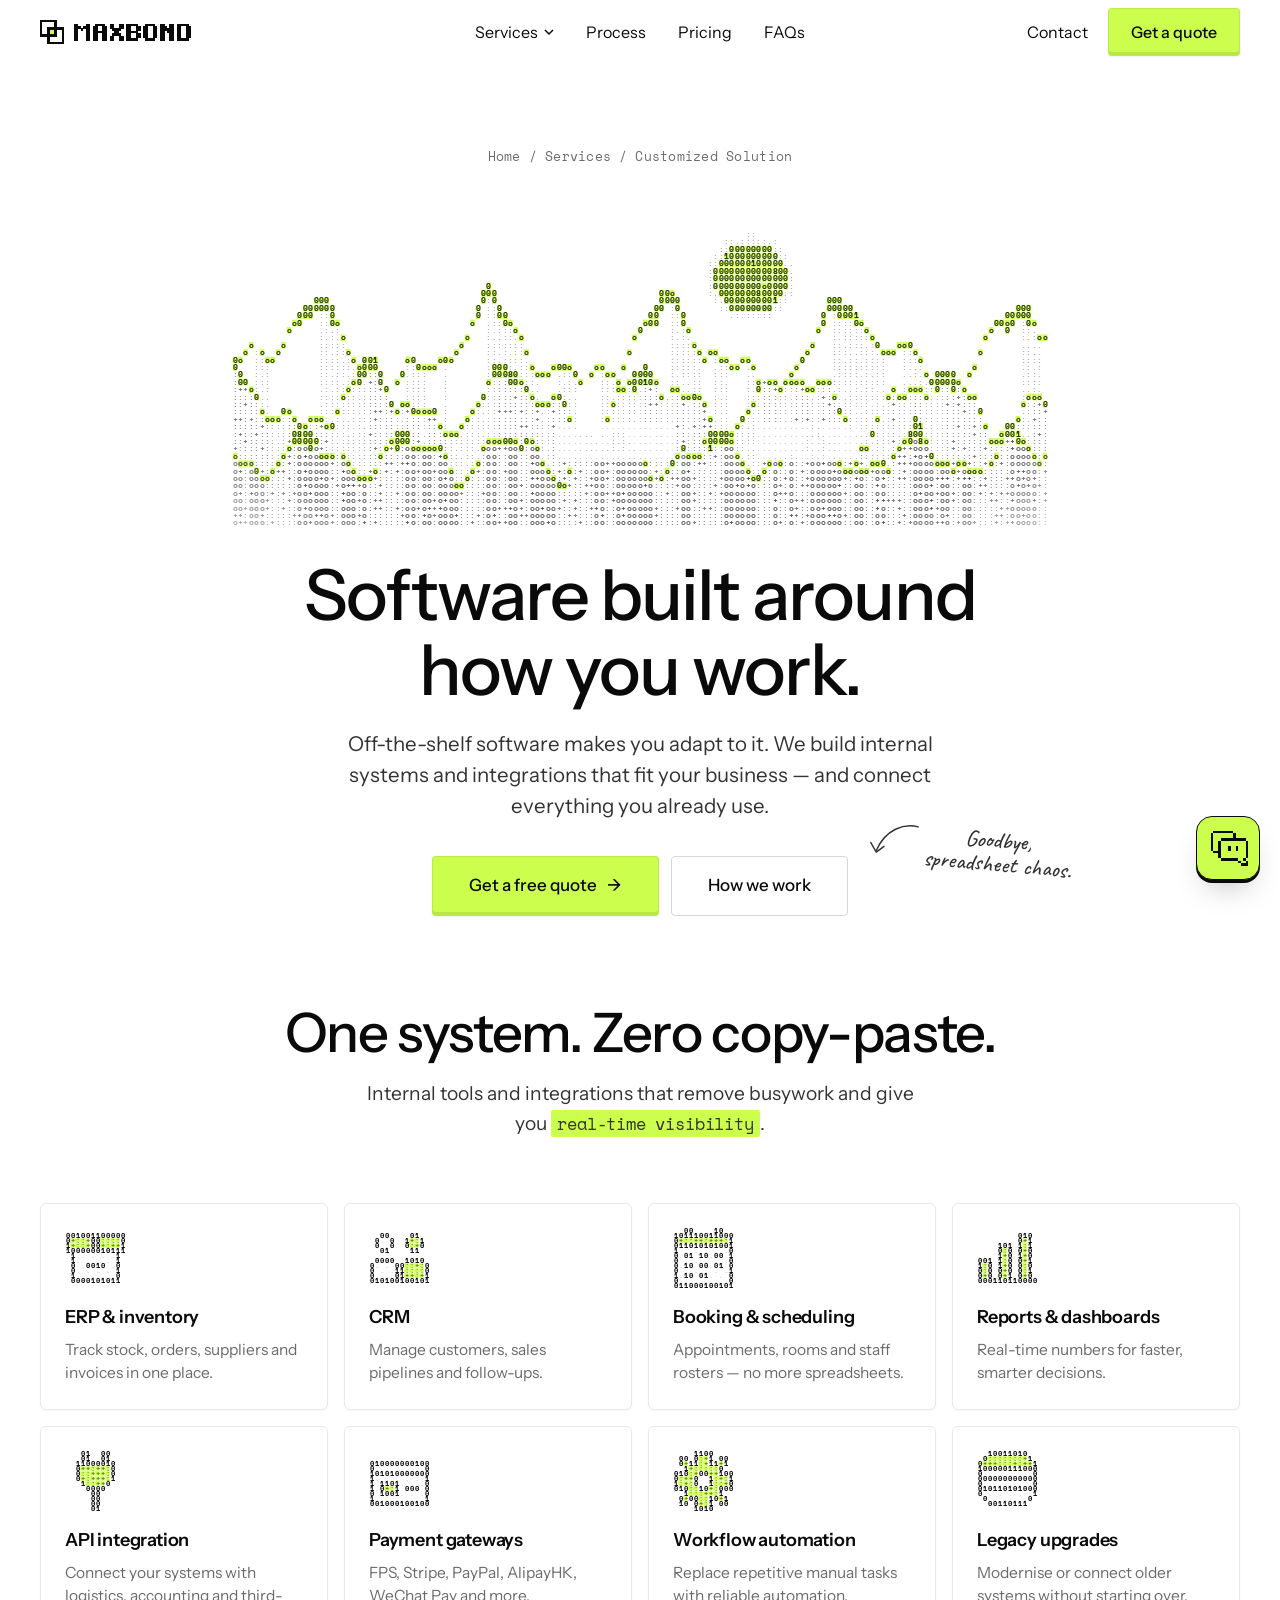
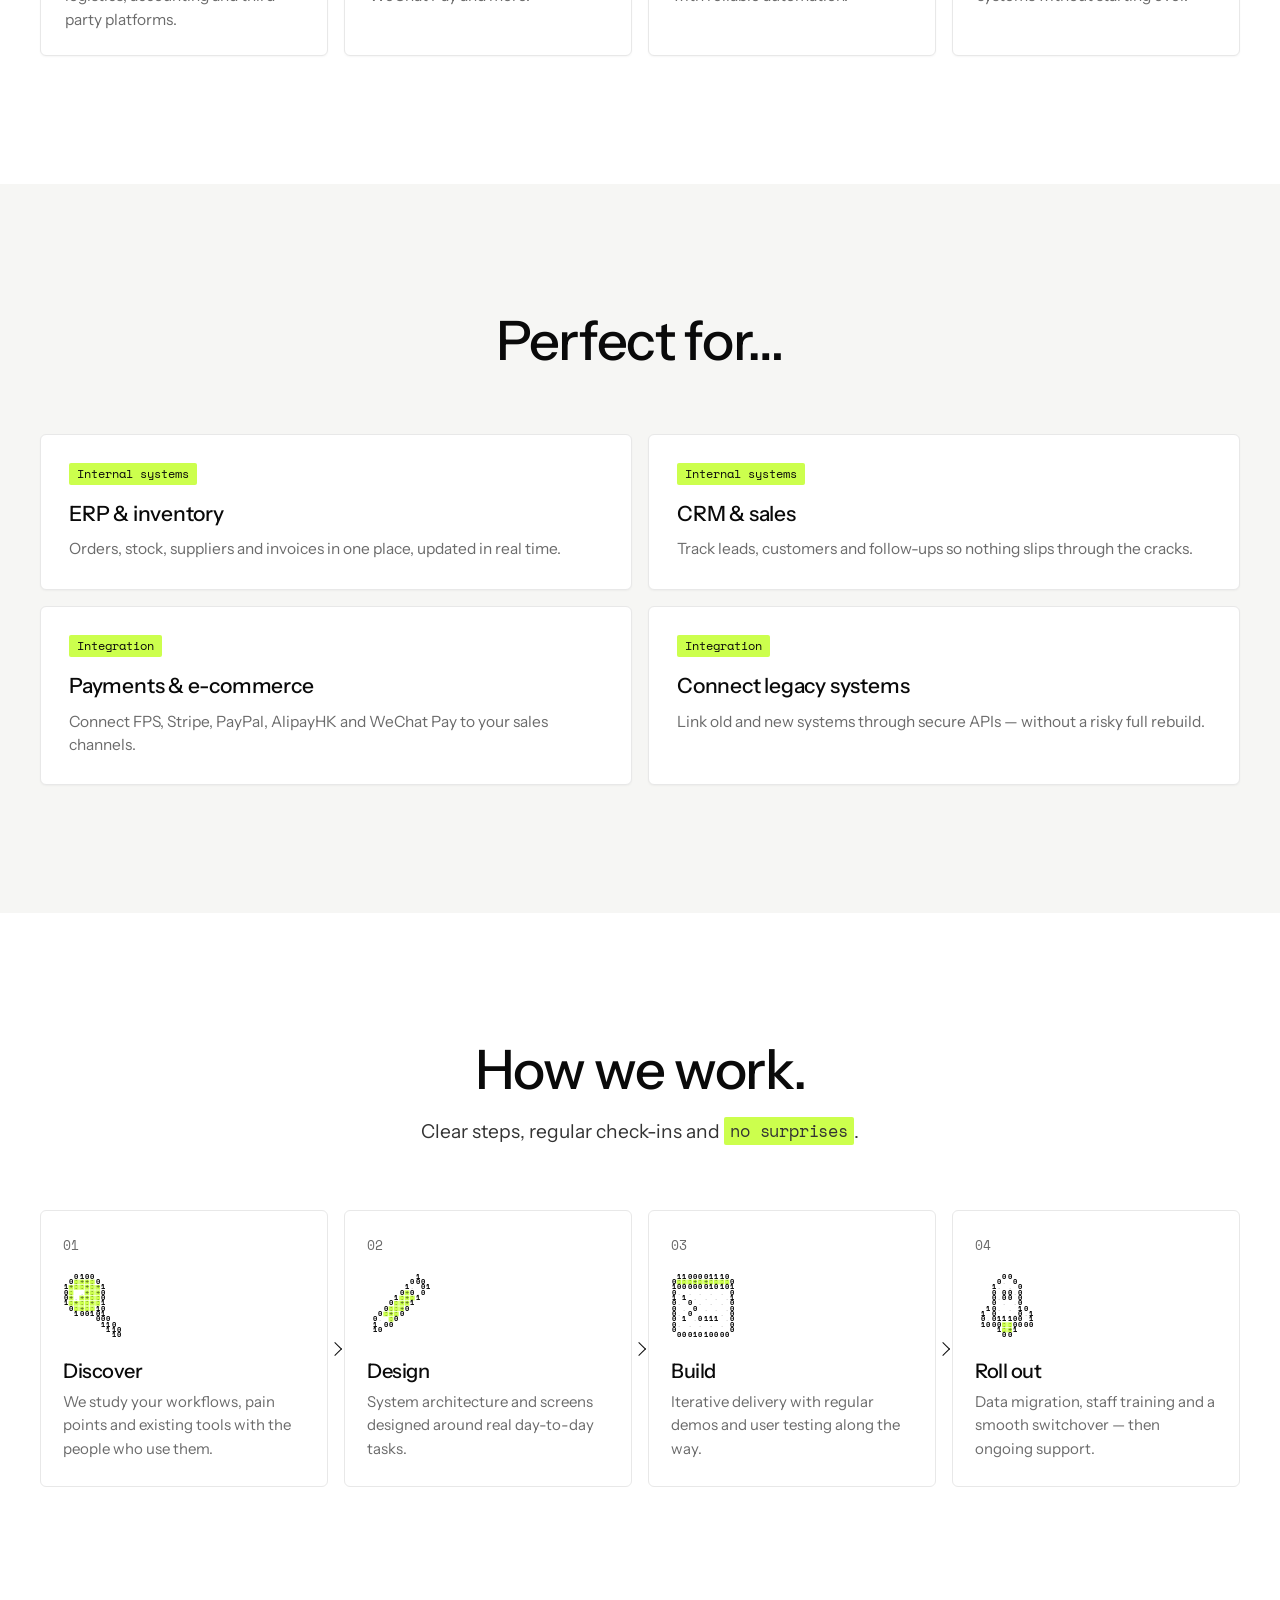
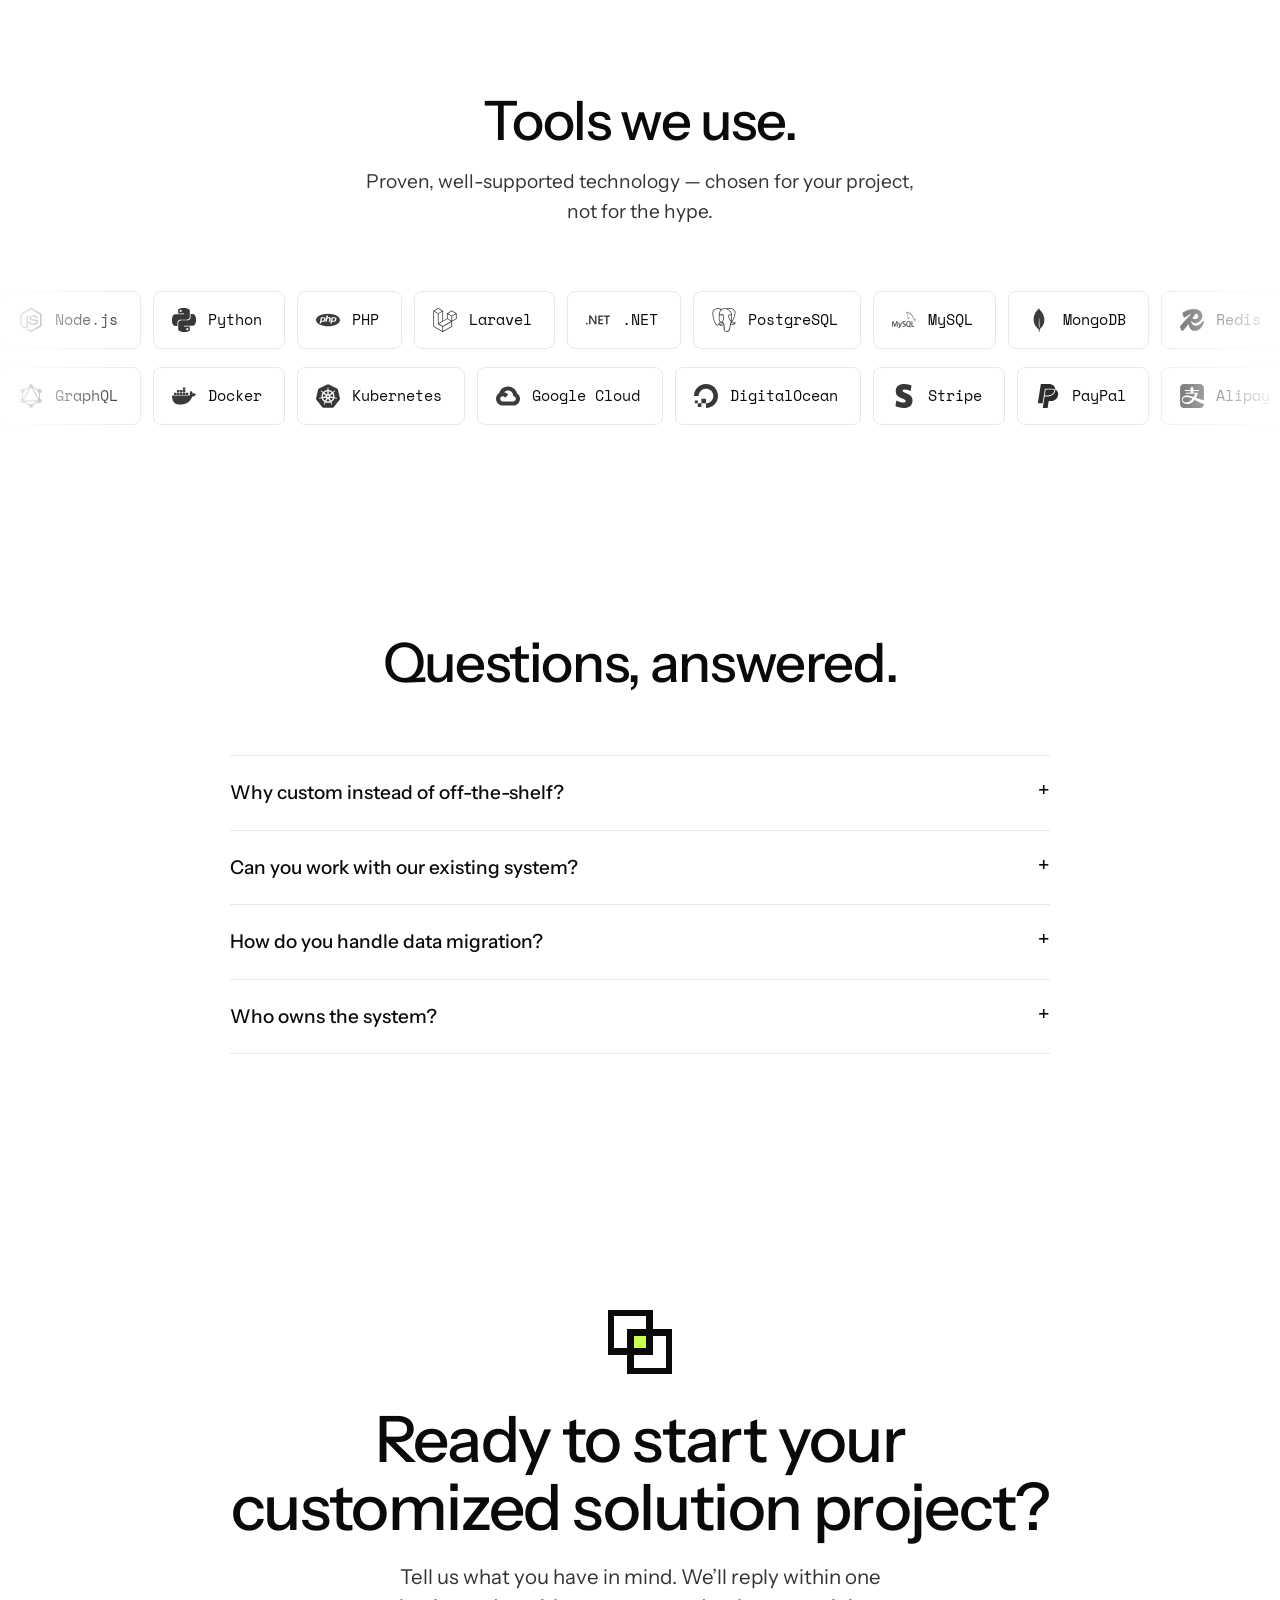
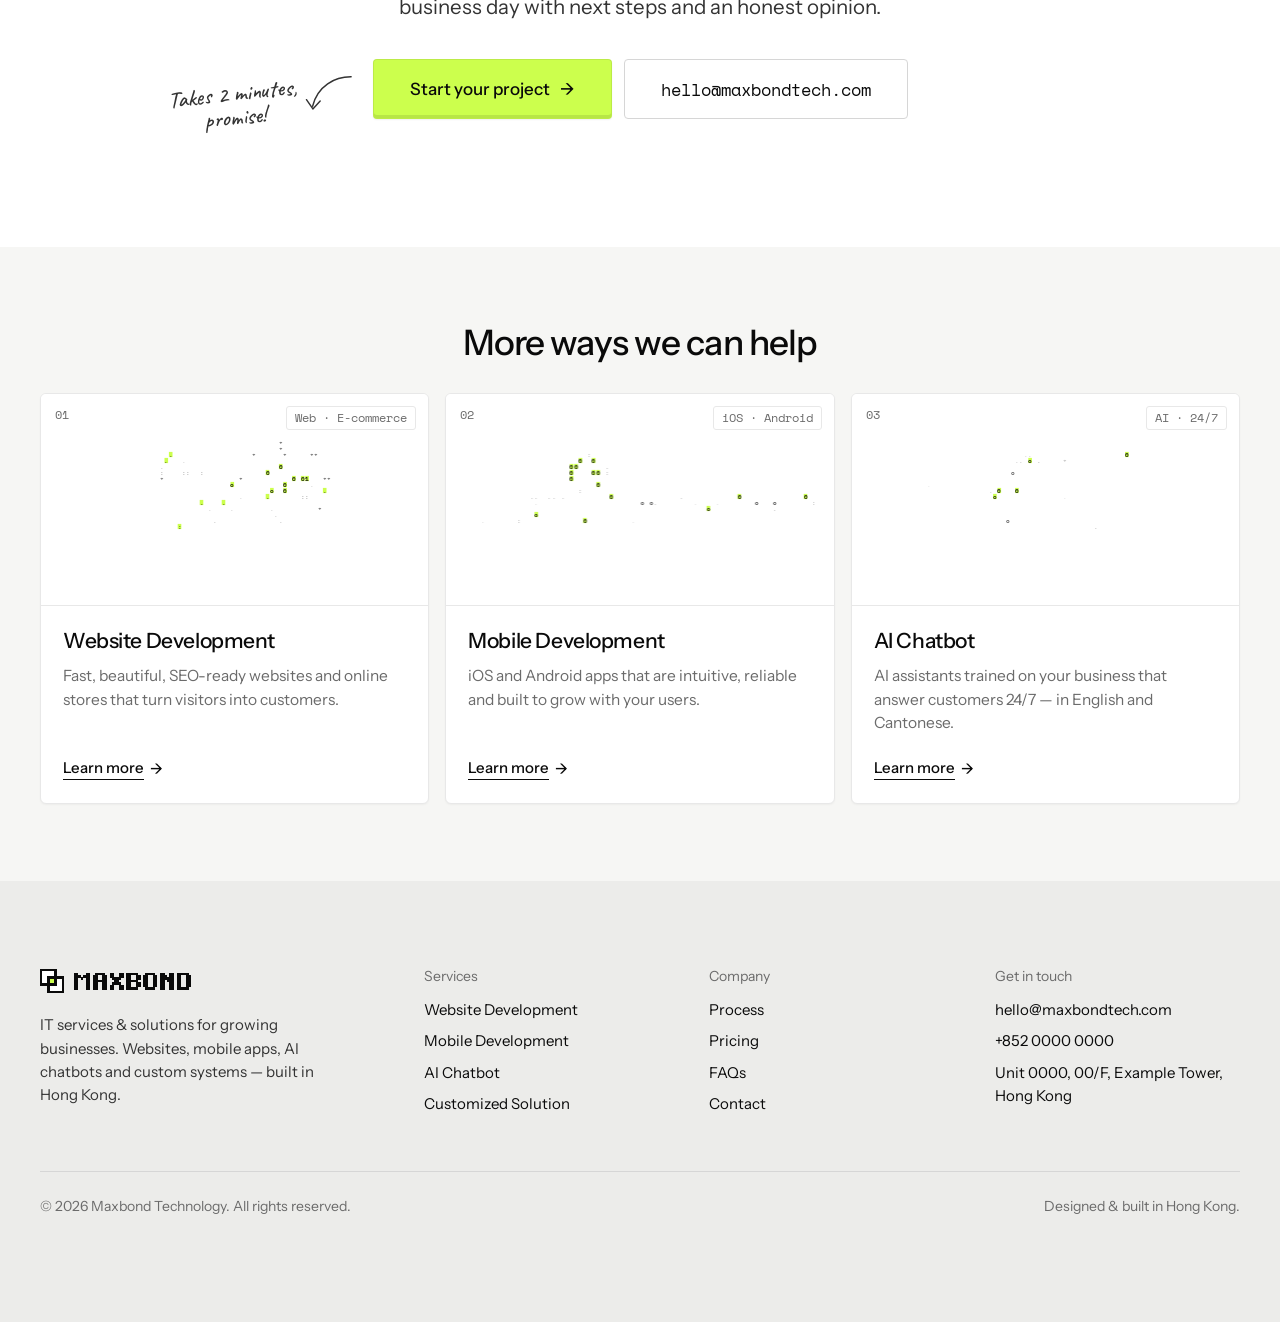
<file: services/customized-solution.html>
<!doctype html>
<html lang="en">
<head>
  <meta charset="utf-8">
  <meta name="viewport" content="width=device-width, initial-scale=1">
  <title>Custom Software & System Integration Hong Kong | Maxbond Technology</title>
  <meta name="description" content="Custom ERP, CRM, booking and internal systems, plus API and system integration for Hong Kong businesses. Software built around how you work.">
  <meta name="site-root" content="../">
  <link rel="canonical" href="https://maxbondtech.com/services/customized-solution.html">
  <meta name="theme-color" content="#ffffff">
  <meta property="og:type" content="website">
  <meta property="og:site_name" content="Maxbond Technology">
  <meta property="og:title" content="Custom Software & System Integration Hong Kong | Maxbond Technology">
  <meta property="og:description" content="Custom ERP, CRM, booking and internal systems, plus API and system integration for Hong Kong businesses. Software built around how you work.">
  <meta property="og:url" content="https://maxbondtech.com/services/customized-solution.html">
  <meta property="og:image" content="https://maxbondtech.com/assets/img/og-image.png">
  <meta property="og:locale" content="en_HK">
  <meta name="twitter:card" content="summary_large_image">
  <link rel="icon" href="../assets/img/favicon.svg" type="image/svg+xml">
  <link rel="apple-touch-icon" href="../assets/img/apple-touch-icon.png">
  <link rel="preconnect" href="https://fonts.googleapis.com">
  <link rel="preconnect" href="https://fonts.gstatic.com" crossorigin>
  <link rel="stylesheet" href="https://fonts.googleapis.com/css2?family=Caveat:wght@500;600&family=Instrument+Sans:wght@400;500;600&family=Space+Mono:wght@400;700&display=swap">
  <link rel="stylesheet" href="../assets/css/style.css?v=20261110d">
  <script>document.documentElement.classList.add('js');</script>
</head>
<body>
  <a class="skip-link" href="#main">Skip to content</a>

  <header class="site-header">
    <div class="header-inner">
      <a class="brand" href="../" aria-label="Maxbond Technology — home">
        <img src="../assets/img/logo.svg" alt="Maxbond" width="149" height="24">
      </a>

      <nav class="nav" aria-label="Main">
        <div class="nav-drop">
          <button type="button" aria-expanded="false" aria-controls="nav-services" aria-current="true">Services
            <svg viewBox="0 0 10 6" aria-hidden="true"><path d="M1 1l4 4 4-4" fill="none" stroke="currentColor" stroke-width="1.5"/></svg>
          </button>
          <div class="nav-menu" id="nav-services">
          <a href="../services/website-development.html"><div><strong>Website Development</strong><span>Fast, beautiful, SEO-ready websites</span></div></a>
          <a href="../services/mobile-development.html"><div><strong>Mobile Development</strong><span>iOS & Android apps people love</span></div></a>
          <a href="../services/ai-chatbot.html"><div><strong>AI Chatbot</strong><span>24/7 assistants trained on your business</span></div></a>
          <a href="../services/customized-solution.html" aria-current="page"><div><strong>Customized Solution</strong><span>ERP, CRM & system integration</span></div></a>
          </div>
        </div>
        <a href="../#process">Process</a>
        <a href="../#pricing">Pricing</a>
        <a href="../#faq">FAQs</a>
      </nav>

      <div class="header-actions">
        <a class="link" href="../contact.html">Contact</a>
        <a class="btn btn-lime" href="../contact.html">Get a quote</a>
        <button class="menu-toggle" type="button" aria-expanded="false" aria-controls="mobile-menu" aria-label="Open menu">
          <span></span><span></span><span></span>
        </button>
      </div>
    </div>
  </header>

  <div class="mobile-menu" id="mobile-menu">
    <div class="group">
      <p class="label">Services</p>
      <a href="../services/website-development.html">Website Development</a>
      <a href="../services/mobile-development.html">Mobile Development</a>
      <a href="../services/ai-chatbot.html">AI Chatbot</a>
      <a href="../services/customized-solution.html" aria-current="page">Customized Solution</a>
    </div>
    <div class="group">
      <p class="label">Company</p>
      <a href="../#process">Process</a>
      <a href="../#pricing">Pricing</a>
      <a href="../#faq">FAQs</a>
      <a href="../contact.html">Contact</a>
    </div>
    <a class="btn btn-lime btn-lg" href="../contact.html">Get a free quote <span class="arrow">→</span></a>
  </div>

  <main id="main">
    <section class="page-hero">
      <div class="container">
        <nav class="eyebrow" aria-label="Breadcrumb"><a href="../">Home</a> / <a href="../#services">Services</a> / <span aria-current="page">Customized Solution</span></nav>
        <div class="page-visual">
          <canvas class="ascii" data-ascii="mountains" data-cell="5.4x7.4" aria-hidden="true"></canvas>
        </div>
        <h1>Software built around<br>how you work.</h1>
        <p class="lead">Off-the-shelf software makes you adapt to it. We build internal systems and integrations that fit your business — and connect everything you already use.</p>
        <div class="btn-row">
          <a class="btn btn-lime btn-lg" href="../contact.html?service=custom">Get a free quote <span class="arrow">→</span></a>
          <a class="btn btn-ghost btn-lg" href="#how">How we work</a>
          <span class="note"><svg viewBox="0 0 60 50" aria-hidden="true"><path d="M56 6 C 40 3, 20 12, 12 36"/><path d="M5 28 L12 38 L20 31"/></svg><span>Goodbye,<br>spreadsheet chaos.</span></span>
        </div>
      </div>
    </section>

    <section class="section" aria-labelledby="feat-title" style="padding-top:0">
      <div class="container">
        <div class="section-head">
          <h2 id="feat-title">One system. Zero copy-paste.</h2>
          <p>Internal tools and integrations that remove busywork and give you <span class="hl">real-time visibility</span>.</p>
        </div>
        <div class="grid grid-4">
            <div class="card">
              <img class="icon" src="../assets/img/icons/box.svg" data-ascii-icon="box" alt="" width="48" height="48" loading="lazy">
              <h3>ERP & inventory</h3>
              <p>Track stock, orders, suppliers and invoices in one place.</p>
            </div>
            <div class="card">
              <img class="icon" src="../assets/img/icons/users.svg" data-ascii-icon="users" alt="" width="48" height="48" loading="lazy">
              <h3>CRM</h3>
              <p>Manage customers, sales pipelines and follow-ups.</p>
            </div>
            <div class="card">
              <img class="icon" src="../assets/img/icons/calendar.svg" data-ascii-icon="calendar" alt="" width="48" height="48" loading="lazy">
              <h3>Booking & scheduling</h3>
              <p>Appointments, rooms and staff rosters — no more spreadsheets.</p>
            </div>
            <div class="card">
              <img class="icon" src="../assets/img/icons/chart.svg" data-ascii-icon="chart" alt="" width="48" height="48" loading="lazy">
              <h3>Reports & dashboards</h3>
              <p>Real-time numbers for faster, smarter decisions.</p>
            </div>
            <div class="card">
              <img class="icon" src="../assets/img/icons/plug.svg" data-ascii-icon="plug" alt="" width="48" height="48" loading="lazy">
              <h3>API integration</h3>
              <p>Connect your systems with logistics, accounting and third-party platforms.</p>
            </div>
            <div class="card">
              <img class="icon" src="../assets/img/icons/card.svg" data-ascii-icon="card" alt="" width="48" height="48" loading="lazy">
              <h3>Payment gateways</h3>
              <p>FPS, Stripe, PayPal, AlipayHK, WeChat Pay and more.</p>
            </div>
            <div class="card">
              <img class="icon" src="../assets/img/icons/gear.svg" data-ascii-icon="gear" alt="" width="48" height="48" loading="lazy">
              <h3>Workflow automation</h3>
              <p>Replace repetitive manual tasks with reliable automation.</p>
            </div>
            <div class="card">
              <img class="icon" src="../assets/img/icons/database.svg" data-ascii-icon="database" alt="" width="48" height="48" loading="lazy">
              <h3>Legacy upgrades</h3>
              <p>Modernise or connect older systems without starting over.</p>
            </div>
        </div>
      </div>
    </section>

    <section class="section section--soft" aria-labelledby="use-title">
      <div class="container">
        <div class="section-head">
          <h2 id="use-title">Perfect for…</h2>
        </div>
        <div class="grid grid-2">
          <div class="card usecase reveal" style="--i:0">
            <span class="tag">Internal systems</span>
            <h3>ERP & inventory</h3>
            <p>Orders, stock, suppliers and invoices in one place, updated in real time.</p>
          </div>
          <div class="card usecase reveal" style="--i:1">
            <span class="tag">Internal systems</span>
            <h3>CRM & sales</h3>
            <p>Track leads, customers and follow-ups so nothing slips through the cracks.</p>
          </div>
          <div class="card usecase reveal" style="--i:2">
            <span class="tag">Integration</span>
            <h3>Payments & e-commerce</h3>
            <p>Connect FPS, Stripe, PayPal, AlipayHK and WeChat Pay to your sales channels.</p>
          </div>
          <div class="card usecase reveal" style="--i:3">
            <span class="tag">Integration</span>
            <h3>Connect legacy systems</h3>
            <p>Link old and new systems through secure APIs — without a risky full rebuild.</p>
          </div>
        </div>
      </div>
    </section>

    <section class="section" id="how" aria-labelledby="how-title">
      <div class="container">
        <div class="section-head">
          <h2 id="how-title">How we work.</h2>
          <p>Clear steps, regular check-ins and <span class="hl">no surprises</span>.</p>
        </div>
        <ol class="process steps-4" role="list">
          <li class="step reveal" style="--i:0">
            <span class="step-num">01</span>
            <img class="ico" src="../assets/img/icons/search.svg" data-ascii-icon="search" alt="" width="56" height="56" loading="lazy">
            <h3>Discover</h3>
            <p>We study your workflows, pain points and existing tools with the people who use them.</p>
          </li>
          <li class="step reveal" style="--i:1">
            <span class="step-num">02</span>
            <img class="ico" src="../assets/img/icons/pencil.svg" data-ascii-icon="pencil" alt="" width="56" height="56" loading="lazy">
            <h3>Design</h3>
            <p>System architecture and screens designed around real day-to-day tasks.</p>
          </li>
          <li class="step reveal" style="--i:2">
            <span class="step-num">03</span>
            <img class="ico" src="../assets/img/icons/code.svg" data-ascii-icon="code" alt="" width="56" height="56" loading="lazy">
            <h3>Build</h3>
            <p>Iterative delivery with regular demos and user testing along the way.</p>
          </li>
          <li class="step reveal" style="--i:3">
            <span class="step-num">04</span>
            <img class="ico" src="../assets/img/icons/rocket.svg" data-ascii-icon="rocket" alt="" width="56" height="56" loading="lazy">
            <h3>Roll out</h3>
            <p>Data migration, staff training and a smooth switchover — then ongoing support.</p>
          </li>
        </ol>
      </div>
    </section>

    <section class="section section--tight" aria-labelledby="stack-title">
      <div class="container">
        <div class="section-head">
          <h2 id="stack-title">Tools we use.</h2>
          <p>Proven, well-supported technology — chosen for your project, not for the hype.</p>
        </div>
      </div>
        <div class="logo-marquee" role="region" aria-label="Technologies we use">
          <div class="logo-track">
            <ul class="logo-row" role="list"><li class="tool"><img src="../assets/img/logos/nodedotjs.svg" alt="" width="24" height="24" loading="lazy"><span>Node.js</span></li><li class="tool"><img src="../assets/img/logos/python.svg" alt="" width="24" height="24" loading="lazy"><span>Python</span></li><li class="tool"><img src="../assets/img/logos/php.svg" alt="" width="24" height="24" loading="lazy"><span>PHP</span></li><li class="tool"><img src="../assets/img/logos/laravel.svg" alt="" width="24" height="24" loading="lazy"><span>Laravel</span></li><li class="tool"><img src="../assets/img/logos/dotnet.svg" alt="" width="24" height="24" loading="lazy"><span>.NET</span></li><li class="tool"><img src="../assets/img/logos/postgresql.svg" alt="" width="24" height="24" loading="lazy"><span>PostgreSQL</span></li><li class="tool"><img src="../assets/img/logos/mysql.svg" alt="" width="24" height="24" loading="lazy"><span>MySQL</span></li><li class="tool"><img src="../assets/img/logos/mongodb.svg" alt="" width="24" height="24" loading="lazy"><span>MongoDB</span></li><li class="tool"><img src="../assets/img/logos/redis.svg" alt="" width="24" height="24" loading="lazy"><span>Redis</span></li></ul>
            <ul class="logo-row" aria-hidden="true"><li class="tool"><img src="../assets/img/logos/nodedotjs.svg" alt="" width="24" height="24" loading="lazy"><span>Node.js</span></li><li class="tool"><img src="../assets/img/logos/python.svg" alt="" width="24" height="24" loading="lazy"><span>Python</span></li><li class="tool"><img src="../assets/img/logos/php.svg" alt="" width="24" height="24" loading="lazy"><span>PHP</span></li><li class="tool"><img src="../assets/img/logos/laravel.svg" alt="" width="24" height="24" loading="lazy"><span>Laravel</span></li><li class="tool"><img src="../assets/img/logos/dotnet.svg" alt="" width="24" height="24" loading="lazy"><span>.NET</span></li><li class="tool"><img src="../assets/img/logos/postgresql.svg" alt="" width="24" height="24" loading="lazy"><span>PostgreSQL</span></li><li class="tool"><img src="../assets/img/logos/mysql.svg" alt="" width="24" height="24" loading="lazy"><span>MySQL</span></li><li class="tool"><img src="../assets/img/logos/mongodb.svg" alt="" width="24" height="24" loading="lazy"><span>MongoDB</span></li><li class="tool"><img src="../assets/img/logos/redis.svg" alt="" width="24" height="24" loading="lazy"><span>Redis</span></li></ul>
          </div>
          <div class="logo-track is-reverse">
            <ul class="logo-row" role="list"><li class="tool"><img src="../assets/img/logos/graphql.svg" alt="" width="24" height="24" loading="lazy"><span>GraphQL</span></li><li class="tool"><img src="../assets/img/logos/docker.svg" alt="" width="24" height="24" loading="lazy"><span>Docker</span></li><li class="tool"><img src="../assets/img/logos/kubernetes.svg" alt="" width="24" height="24" loading="lazy"><span>Kubernetes</span></li><li class="tool"><img src="../assets/img/logos/googlecloud.svg" alt="" width="24" height="24" loading="lazy"><span>Google Cloud</span></li><li class="tool"><img src="../assets/img/logos/digitalocean.svg" alt="" width="24" height="24" loading="lazy"><span>DigitalOcean</span></li><li class="tool"><img src="../assets/img/logos/stripe.svg" alt="" width="24" height="24" loading="lazy"><span>Stripe</span></li><li class="tool"><img src="../assets/img/logos/paypal.svg" alt="" width="24" height="24" loading="lazy"><span>PayPal</span></li><li class="tool"><img src="../assets/img/logos/alipay.svg" alt="" width="24" height="24" loading="lazy"><span>Alipay</span></li><li class="tool"><img src="../assets/img/logos/wechat.svg" alt="" width="24" height="24" loading="lazy"><span>WeChat Pay</span></li></ul>
            <ul class="logo-row" aria-hidden="true"><li class="tool"><img src="../assets/img/logos/graphql.svg" alt="" width="24" height="24" loading="lazy"><span>GraphQL</span></li><li class="tool"><img src="../assets/img/logos/docker.svg" alt="" width="24" height="24" loading="lazy"><span>Docker</span></li><li class="tool"><img src="../assets/img/logos/kubernetes.svg" alt="" width="24" height="24" loading="lazy"><span>Kubernetes</span></li><li class="tool"><img src="../assets/img/logos/googlecloud.svg" alt="" width="24" height="24" loading="lazy"><span>Google Cloud</span></li><li class="tool"><img src="../assets/img/logos/digitalocean.svg" alt="" width="24" height="24" loading="lazy"><span>DigitalOcean</span></li><li class="tool"><img src="../assets/img/logos/stripe.svg" alt="" width="24" height="24" loading="lazy"><span>Stripe</span></li><li class="tool"><img src="../assets/img/logos/paypal.svg" alt="" width="24" height="24" loading="lazy"><span>PayPal</span></li><li class="tool"><img src="../assets/img/logos/alipay.svg" alt="" width="24" height="24" loading="lazy"><span>Alipay</span></li><li class="tool"><img src="../assets/img/logos/wechat.svg" alt="" width="24" height="24" loading="lazy"><span>WeChat Pay</span></li></ul>
          </div>
        </div>
    </section>

    <section class="section" aria-labelledby="sfaq-title">
      <div class="container">
        <div class="section-head">
          <h2 id="sfaq-title">Questions, answered.</h2>
        </div>
        <div class="faq-list">
          <details>
            <summary>Why custom instead of off-the-shelf?</summary>
            <p>Off-the-shelf tools are great until your process doesn’t fit. Custom software matches how your team actually works, scales with you and avoids per-user licence creep.</p>
          </details>
          <details>
            <summary>Can you work with our existing system?</summary>
            <p>Yes. We often extend or integrate with existing systems rather than replace them, protecting the investment you’ve already made.</p>
          </details>
          <details>
            <summary>How do you handle data migration?</summary>
            <p>Carefully: data mapping, test runs and validation before switchover, so nothing gets lost along the way.</p>
          </details>
          <details>
            <summary>Who owns the system?</summary>
            <p>You do. Once paid in full, you own the source code and your data, with documentation for future development.</p>
          </details>
        </div>
      </div>
    </section>

    <section class="section cta" aria-labelledby="cta-title">
      <div class="container">
        <img class="mark" src="../assets/img/mark.svg" alt="" width="64" height="64" loading="lazy">
        <h2 id="cta-title">Ready to start your<br>customized solution project?</h2>
        <p class="lead">Tell us what you have in mind. We’ll reply within one business day with next steps and an honest opinion.</p>
        <div class="btn-row">
          <span class="note"><svg viewBox="0 0 60 50" aria-hidden="true"><path d="M4 8 C 22 6, 42 14, 50 36"/><path d="M41 31 L50 39 L56 28"/></svg><span>Takes 2 minutes,<br>promise!</span></span>
          <a class="btn btn-lime btn-lg" href="../contact.html?service=custom">Start your project <span class="arrow">→</span></a>
          <a class="btn btn-ghost btn-lg mono" href="mailto:hello@maxbondtech.com">hello@maxbondtech.com</a>
        </div>
      </div>
    </section>

    <section class="section section--soft section--tight" aria-labelledby="more-title">
      <div class="container">
        <div class="section-head" style="margin-bottom:32px">
          <h2 id="more-title" style="font-size:clamp(1.6rem,3vw,2.2rem)">More ways we can help</h2>
        </div>
        <div class="grid grid-3">
          <a class="card service-card" style="--i:0" href="website-development.html">
            <div class="card-visual">
              <canvas class="ascii" data-ascii="clouds" aria-hidden="true"></canvas>
              <span class="card-index">01</span>
              <span class="card-tag">Web · E-commerce</span>
            </div>
            <div class="card-body">
              <h3>Website Development</h3>
              <p>Fast, beautiful, SEO-ready websites and online stores that turn visitors into customers.</p>
              <span class="text-link"><span>Learn more</span> <span class="arrow">→</span></span>
            </div>
          </a>
          <a class="card service-card" style="--i:1" href="mobile-development.html">
            <div class="card-visual">
              <canvas class="ascii" data-ascii="waves" aria-hidden="true"></canvas>
              <span class="card-index">02</span>
              <span class="card-tag">iOS · Android</span>
            </div>
            <div class="card-body">
              <h3>Mobile Development</h3>
              <p>iOS and Android apps that are intuitive, reliable and built to grow with your users.</p>
              <span class="text-link"><span>Learn more</span> <span class="arrow">→</span></span>
            </div>
          </a>
          <a class="card service-card" style="--i:2" href="ai-chatbot.html">
            <div class="card-visual">
              <canvas class="ascii" data-ascii="moon" aria-hidden="true"></canvas>
              <span class="card-index">03</span>
              <span class="card-tag">AI · 24/7</span>
            </div>
            <div class="card-body">
              <h3>AI Chatbot</h3>
              <p>AI assistants trained on your business that answer customers 24/7 — in English and Cantonese.</p>
              <span class="text-link"><span>Learn more</span> <span class="arrow">→</span></span>
            </div>
          </a>
        </div>
      </div>
    </section>
  </main>

  <footer class="site-footer">
    <div class="container">
      <div class="footer-grid">
        <div class="footer-brand">
          <img src="../assets/img/logo.svg" alt="Maxbond Technology" width="149" height="24" loading="lazy">
          <p>IT services &amp; solutions for growing businesses. Websites, mobile apps, AI chatbots and custom systems — built in Hong Kong.</p>
        </div>
        <div class="footer-col">
          <h4>Services</h4>
          <ul>
            <li><a href="../services/website-development.html">Website Development</a></li>
            <li><a href="../services/mobile-development.html">Mobile Development</a></li>
            <li><a href="../services/ai-chatbot.html">AI Chatbot</a></li>
            <li><a href="../services/customized-solution.html">Customized Solution</a></li>
          </ul>
        </div>
        <div class="footer-col">
          <h4>Company</h4>
          <ul>
            <li><a href="../#process">Process</a></li>
            <li><a href="../#pricing">Pricing</a></li>
            <li><a href="../#faq">FAQs</a></li>
            <li><a href="../contact.html">Contact</a></li>
          </ul>
        </div>
        <div class="footer-col">
          <h4>Get in touch</h4>
          <ul>
            <li><a href="mailto:hello@maxbondtech.com">hello@maxbondtech.com</a></li>
            <li><a href="tel:+85200000000">+852 0000 0000</a></li>
            <li>Unit 0000, 00/F, Example Tower, Hong Kong</li>
          </ul>
        </div>
      </div>
      <div class="footer-bottom">
        <span>© <span data-year>2026</span> Maxbond Technology. All rights reserved.</span>
        <span>Designed &amp; built in Hong Kong.</span>
      </div>
    </div>
  </footer>

  <script src="../assets/js/config.js?v=20261110d" defer></script>
  <script src="../assets/js/main.js?v=20261110d" defer></script>
  <script src="../assets/js/chatbot.js?v=20261110d" defer></script>
  <script src="../assets/js/icon-art.js?v=20261110d" defer></script>
  <script src="../assets/js/ascii.js?v=20261110d" defer></script>
</body>
</html>
</file>
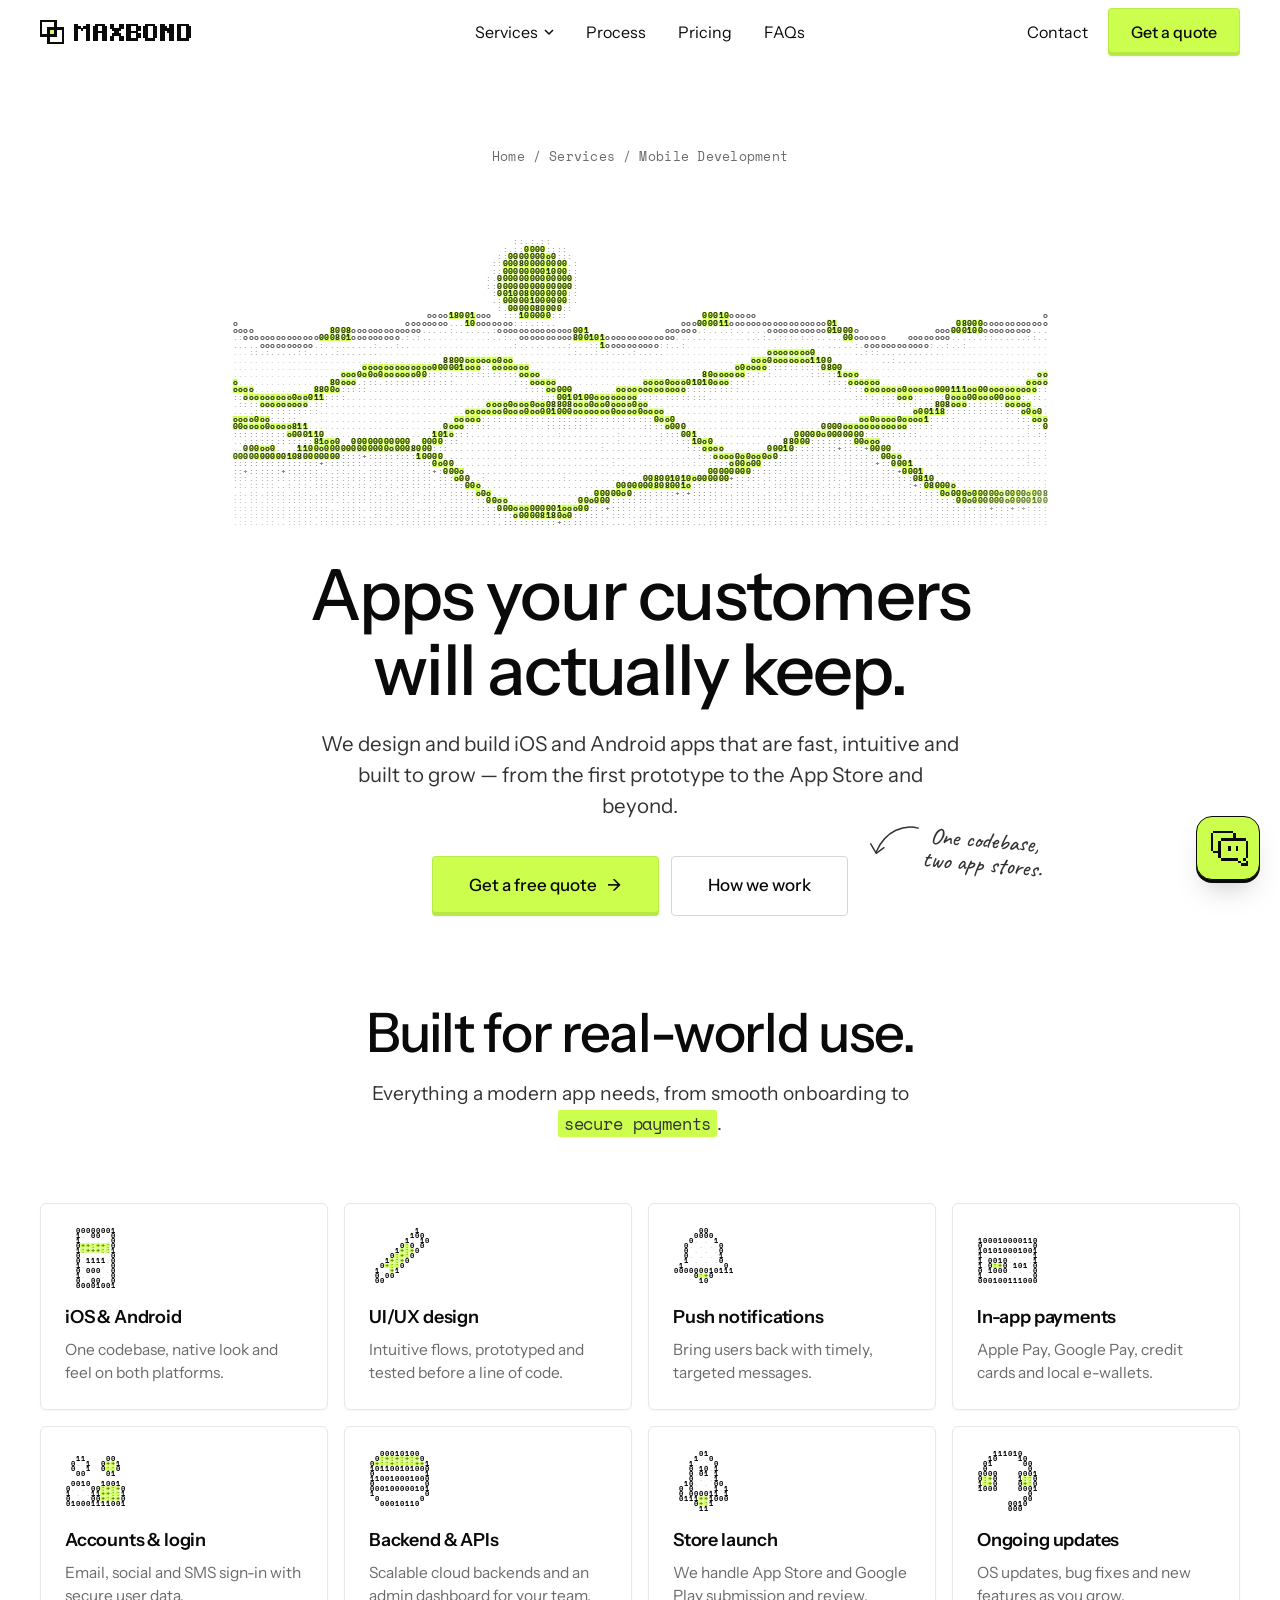
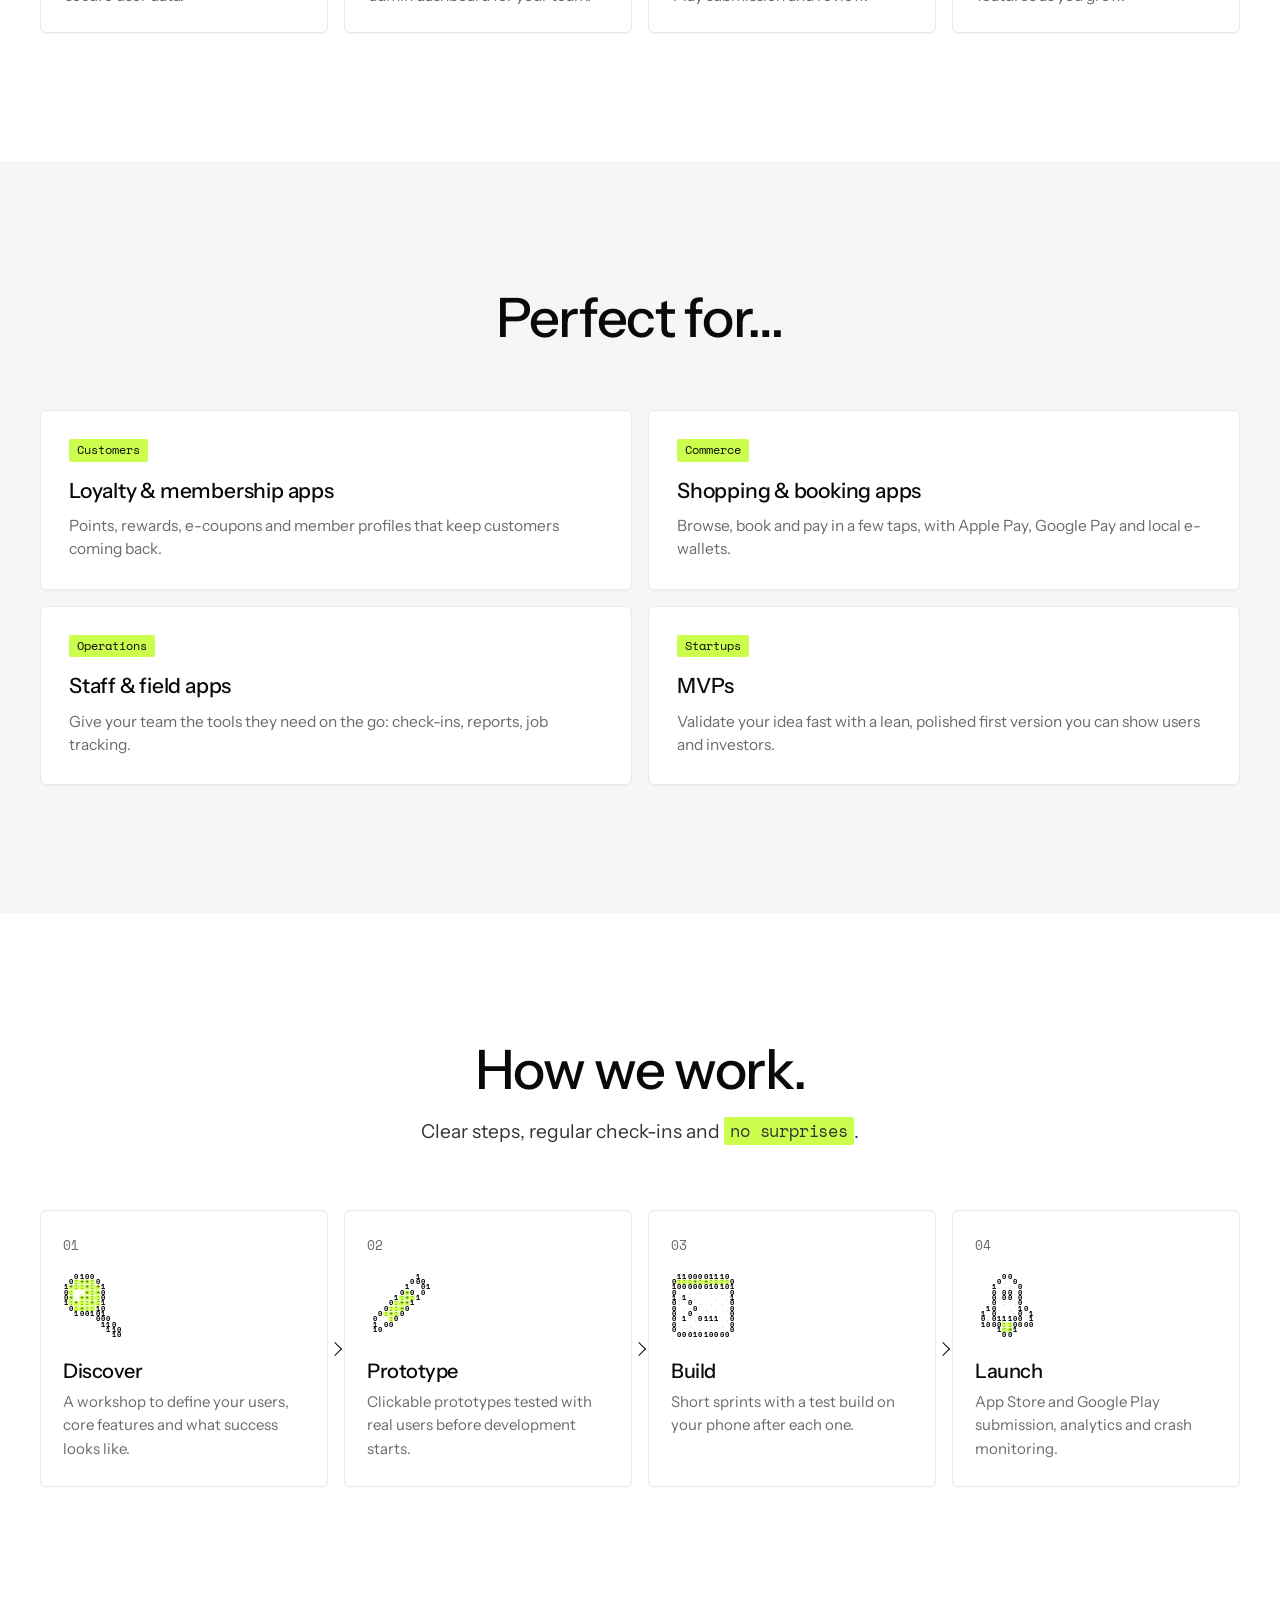
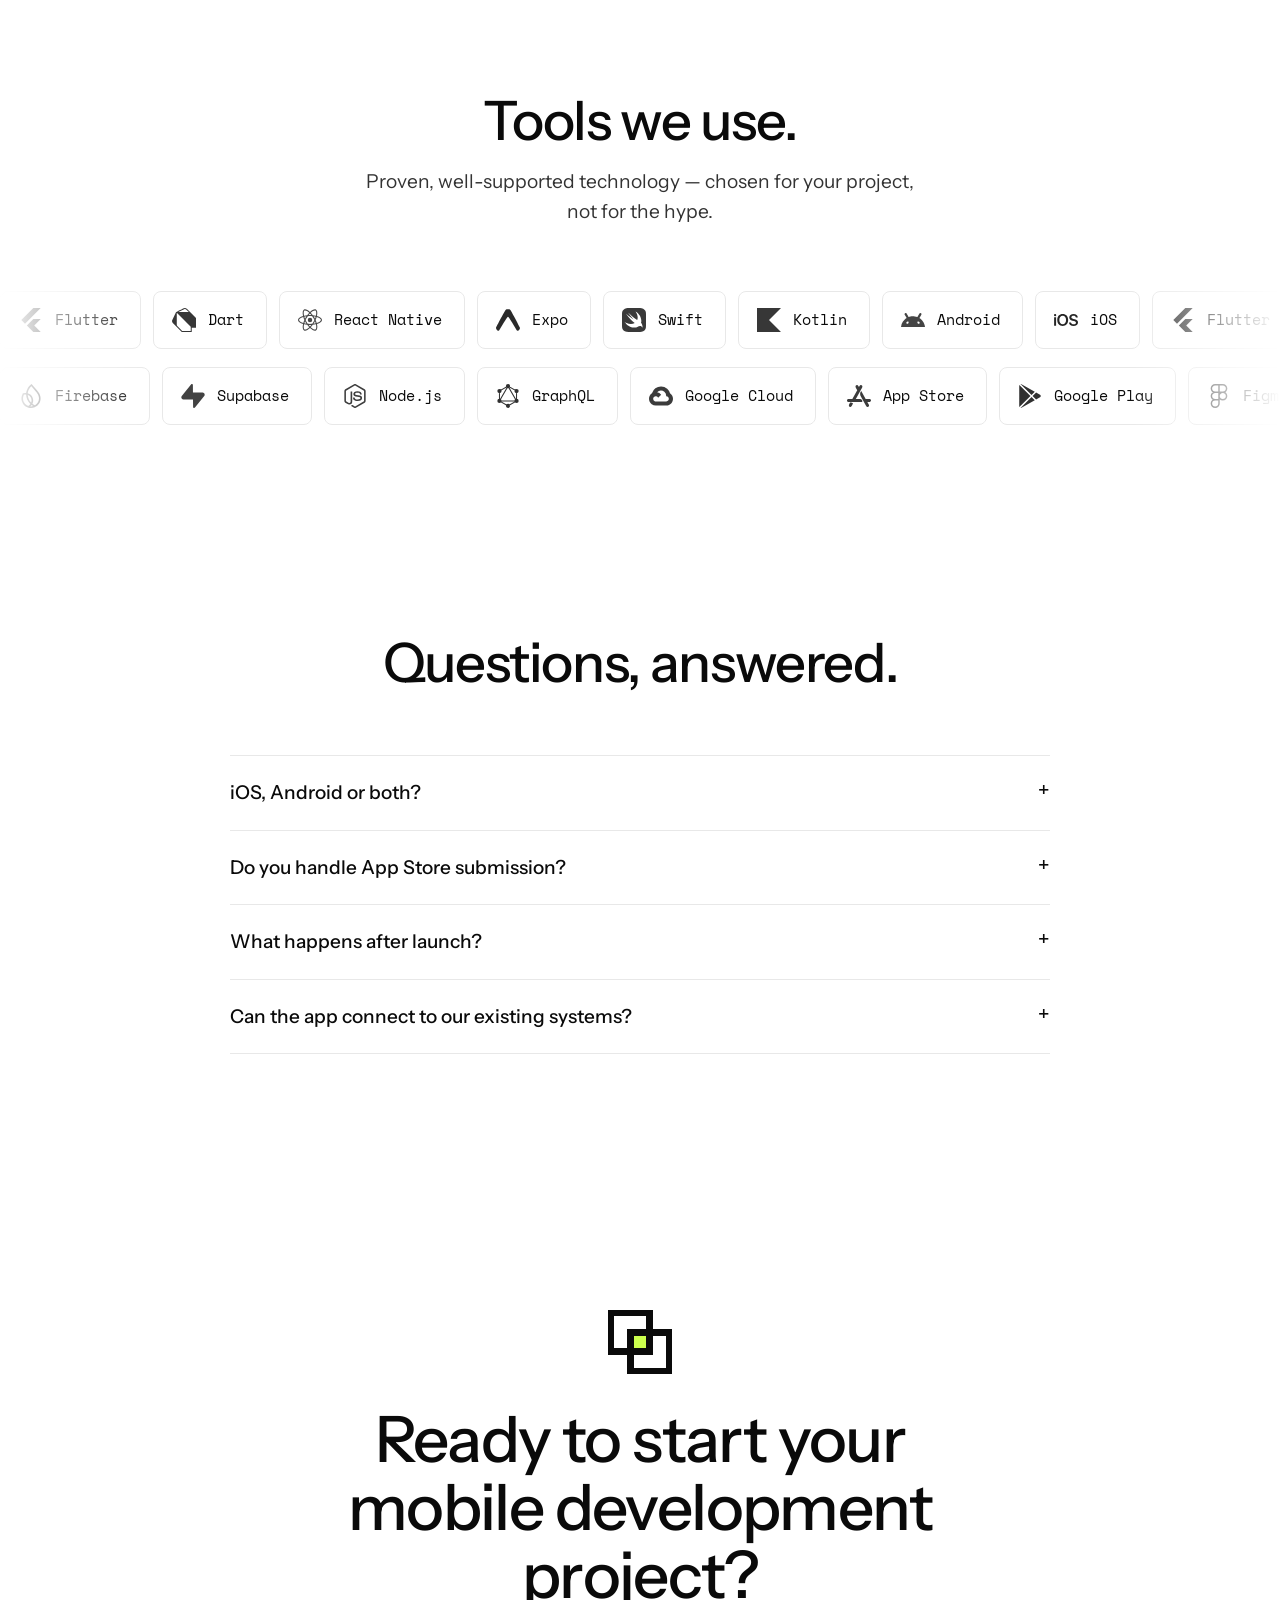
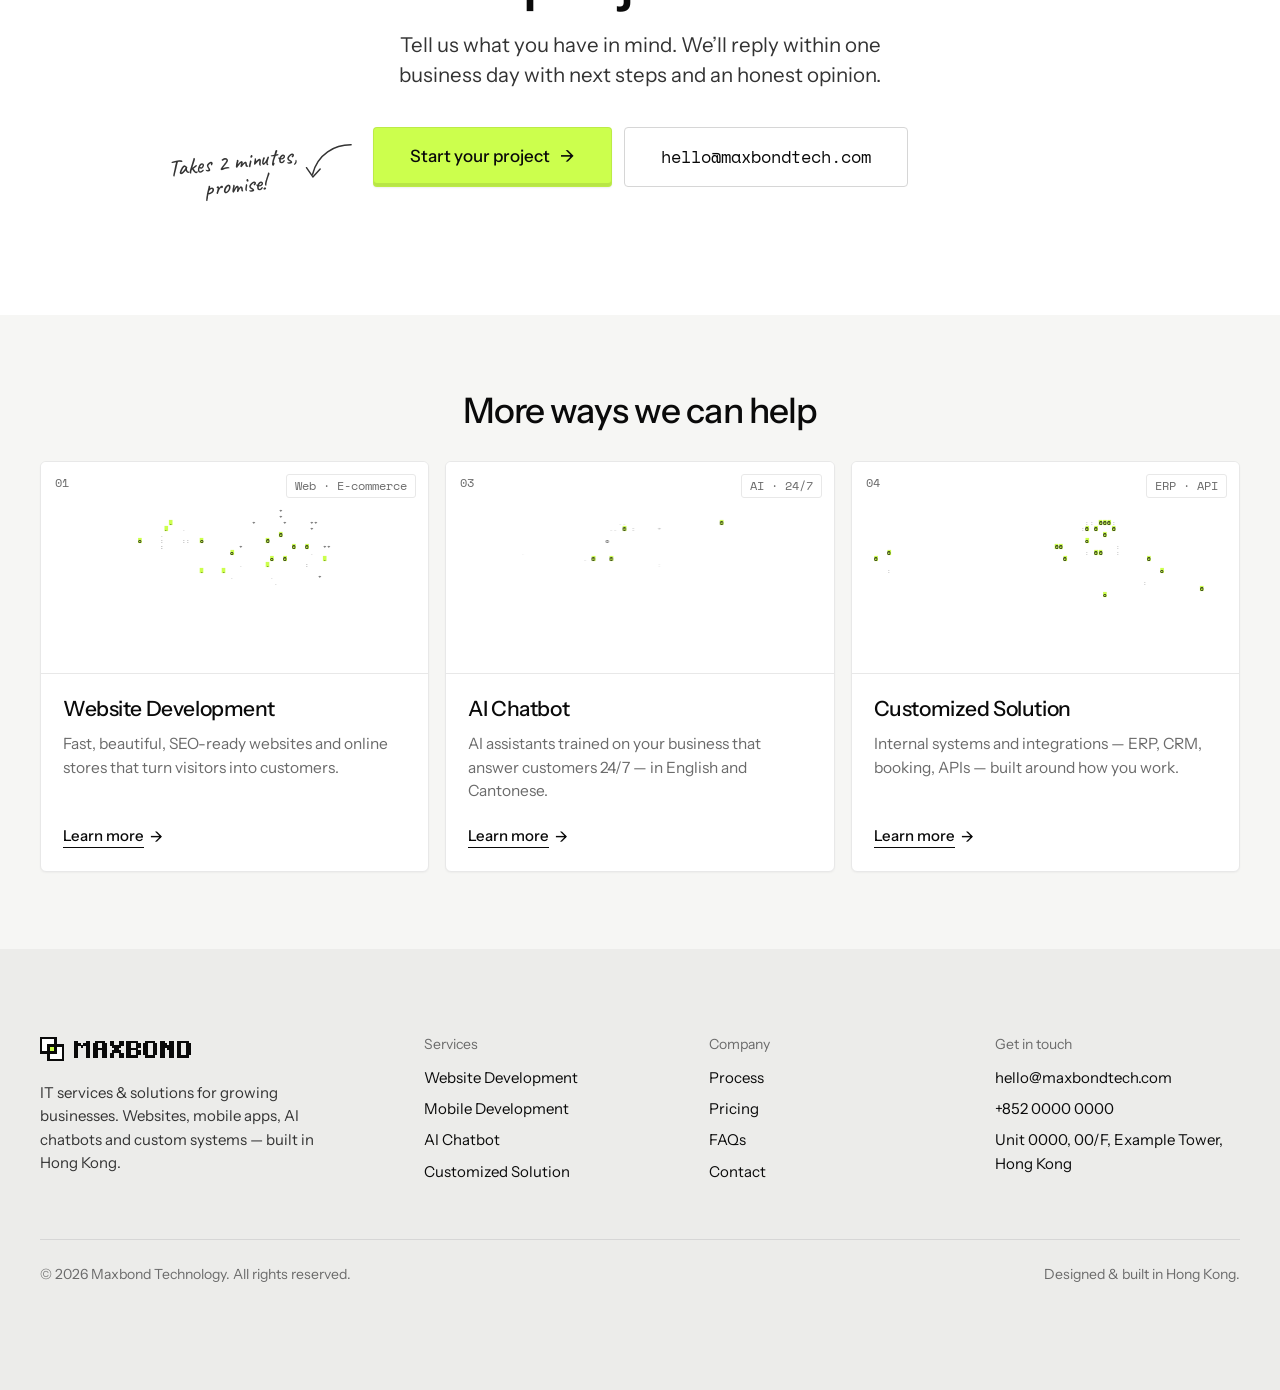
<file: services/mobile-development.html>
<!doctype html>
<html lang="en">
<head>
  <meta charset="utf-8">
  <meta name="viewport" content="width=device-width, initial-scale=1">
  <title>Mobile App Development Hong Kong | iOS & Android | Maxbond Technology</title>
  <meta name="description" content="iOS and Android app development in Hong Kong. We design, build and launch intuitive, reliable mobile apps — from MVPs to enterprise apps — and support them after launch.">
  <meta name="site-root" content="../">
  <link rel="canonical" href="https://maxbondtech.com/services/mobile-development.html">
  <meta name="theme-color" content="#ffffff">
  <meta property="og:type" content="website">
  <meta property="og:site_name" content="Maxbond Technology">
  <meta property="og:title" content="Mobile App Development Hong Kong | iOS & Android | Maxbond Technology">
  <meta property="og:description" content="iOS and Android app development in Hong Kong. We design, build and launch intuitive, reliable mobile apps — from MVPs to enterprise apps — and support them after launch.">
  <meta property="og:url" content="https://maxbondtech.com/services/mobile-development.html">
  <meta property="og:image" content="https://maxbondtech.com/assets/img/og-image.png">
  <meta property="og:locale" content="en_HK">
  <meta name="twitter:card" content="summary_large_image">
  <link rel="icon" href="../assets/img/favicon.svg" type="image/svg+xml">
  <link rel="apple-touch-icon" href="../assets/img/apple-touch-icon.png">
  <link rel="preconnect" href="https://fonts.googleapis.com">
  <link rel="preconnect" href="https://fonts.gstatic.com" crossorigin>
  <link rel="stylesheet" href="https://fonts.googleapis.com/css2?family=Caveat:wght@500;600&family=Instrument+Sans:wght@400;500;600&family=Space+Mono:wght@400;700&display=swap">
  <link rel="stylesheet" href="../assets/css/style.css?v=20261110d">
  <script>document.documentElement.classList.add('js');</script>
</head>
<body>
  <a class="skip-link" href="#main">Skip to content</a>

  <header class="site-header">
    <div class="header-inner">
      <a class="brand" href="../" aria-label="Maxbond Technology — home">
        <img src="../assets/img/logo.svg" alt="Maxbond" width="149" height="24">
      </a>

      <nav class="nav" aria-label="Main">
        <div class="nav-drop">
          <button type="button" aria-expanded="false" aria-controls="nav-services" aria-current="true">Services
            <svg viewBox="0 0 10 6" aria-hidden="true"><path d="M1 1l4 4 4-4" fill="none" stroke="currentColor" stroke-width="1.5"/></svg>
          </button>
          <div class="nav-menu" id="nav-services">
          <a href="../services/website-development.html"><div><strong>Website Development</strong><span>Fast, beautiful, SEO-ready websites</span></div></a>
          <a href="../services/mobile-development.html" aria-current="page"><div><strong>Mobile Development</strong><span>iOS & Android apps people love</span></div></a>
          <a href="../services/ai-chatbot.html"><div><strong>AI Chatbot</strong><span>24/7 assistants trained on your business</span></div></a>
          <a href="../services/customized-solution.html"><div><strong>Customized Solution</strong><span>ERP, CRM & system integration</span></div></a>
          </div>
        </div>
        <a href="../#process">Process</a>
        <a href="../#pricing">Pricing</a>
        <a href="../#faq">FAQs</a>
      </nav>

      <div class="header-actions">
        <a class="link" href="../contact.html">Contact</a>
        <a class="btn btn-lime" href="../contact.html">Get a quote</a>
        <button class="menu-toggle" type="button" aria-expanded="false" aria-controls="mobile-menu" aria-label="Open menu">
          <span></span><span></span><span></span>
        </button>
      </div>
    </div>
  </header>

  <div class="mobile-menu" id="mobile-menu">
    <div class="group">
      <p class="label">Services</p>
      <a href="../services/website-development.html">Website Development</a>
      <a href="../services/mobile-development.html" aria-current="page">Mobile Development</a>
      <a href="../services/ai-chatbot.html">AI Chatbot</a>
      <a href="../services/customized-solution.html">Customized Solution</a>
    </div>
    <div class="group">
      <p class="label">Company</p>
      <a href="../#process">Process</a>
      <a href="../#pricing">Pricing</a>
      <a href="../#faq">FAQs</a>
      <a href="../contact.html">Contact</a>
    </div>
    <a class="btn btn-lime btn-lg" href="../contact.html">Get a free quote <span class="arrow">→</span></a>
  </div>

  <main id="main">
    <section class="page-hero">
      <div class="container">
        <nav class="eyebrow" aria-label="Breadcrumb"><a href="../">Home</a> / <a href="../#services">Services</a> / <span aria-current="page">Mobile Development</span></nav>
        <div class="page-visual">
          <canvas class="ascii" data-ascii="waves" data-cell="5.4x7.4" aria-hidden="true"></canvas>
        </div>
        <h1>Apps your customers<br>will actually keep.</h1>
        <p class="lead">We design and build iOS and Android apps that are fast, intuitive and built to grow — from the first prototype to the App Store and beyond.</p>
        <div class="btn-row">
          <a class="btn btn-lime btn-lg" href="../contact.html?service=mobile">Get a free quote <span class="arrow">→</span></a>
          <a class="btn btn-ghost btn-lg" href="#how">How we work</a>
          <span class="note"><svg viewBox="0 0 60 50" aria-hidden="true"><path d="M56 6 C 40 3, 20 12, 12 36"/><path d="M5 28 L12 38 L20 31"/></svg><span>One codebase,<br>two app stores.</span></span>
        </div>
      </div>
    </section>

    <section class="section" aria-labelledby="feat-title" style="padding-top:0">
      <div class="container">
        <div class="section-head">
          <h2 id="feat-title">Built for real-world use.</h2>
          <p>Everything a modern app needs, from smooth onboarding to <span class="hl">secure payments</span>.</p>
        </div>
        <div class="grid grid-4">
            <div class="card">
              <img class="icon" src="../assets/img/icons/phone.svg" data-ascii-icon="phone" alt="" width="48" height="48" loading="lazy">
              <h3>iOS & Android</h3>
              <p>One codebase, native look and feel on both platforms.</p>
            </div>
            <div class="card">
              <img class="icon" src="../assets/img/icons/pencil.svg" data-ascii-icon="pencil" alt="" width="48" height="48" loading="lazy">
              <h3>UI/UX design</h3>
              <p>Intuitive flows, prototyped and tested before a line of code.</p>
            </div>
            <div class="card">
              <img class="icon" src="../assets/img/icons/bell.svg" data-ascii-icon="bell" alt="" width="48" height="48" loading="lazy">
              <h3>Push notifications</h3>
              <p>Bring users back with timely, targeted messages.</p>
            </div>
            <div class="card">
              <img class="icon" src="../assets/img/icons/card.svg" data-ascii-icon="card" alt="" width="48" height="48" loading="lazy">
              <h3>In-app payments</h3>
              <p>Apple Pay, Google Pay, credit cards and local e-wallets.</p>
            </div>
            <div class="card">
              <img class="icon" src="../assets/img/icons/users.svg" data-ascii-icon="users" alt="" width="48" height="48" loading="lazy">
              <h3>Accounts & login</h3>
              <p>Email, social and SMS sign-in with secure user data.</p>
            </div>
            <div class="card">
              <img class="icon" src="../assets/img/icons/database.svg" data-ascii-icon="database" alt="" width="48" height="48" loading="lazy">
              <h3>Backend & APIs</h3>
              <p>Scalable cloud backends and an admin dashboard for your team.</p>
            </div>
            <div class="card">
              <img class="icon" src="../assets/img/icons/rocket.svg" data-ascii-icon="rocket" alt="" width="48" height="48" loading="lazy">
              <h3>Store launch</h3>
              <p>We handle App Store and Google Play submission and review.</p>
            </div>
            <div class="card">
              <img class="icon" src="../assets/img/icons/headset.svg" data-ascii-icon="headset" alt="" width="48" height="48" loading="lazy">
              <h3>Ongoing updates</h3>
              <p>OS updates, bug fixes and new features as you grow.</p>
            </div>
        </div>
      </div>
    </section>

    <section class="section section--soft" aria-labelledby="use-title">
      <div class="container">
        <div class="section-head">
          <h2 id="use-title">Perfect for…</h2>
        </div>
        <div class="grid grid-2">
          <div class="card usecase reveal" style="--i:0">
            <span class="tag">Customers</span>
            <h3>Loyalty & membership apps</h3>
            <p>Points, rewards, e-coupons and member profiles that keep customers coming back.</p>
          </div>
          <div class="card usecase reveal" style="--i:1">
            <span class="tag">Commerce</span>
            <h3>Shopping & booking apps</h3>
            <p>Browse, book and pay in a few taps, with Apple Pay, Google Pay and local e-wallets.</p>
          </div>
          <div class="card usecase reveal" style="--i:2">
            <span class="tag">Operations</span>
            <h3>Staff & field apps</h3>
            <p>Give your team the tools they need on the go: check-ins, reports, job tracking.</p>
          </div>
          <div class="card usecase reveal" style="--i:3">
            <span class="tag">Startups</span>
            <h3>MVPs</h3>
            <p>Validate your idea fast with a lean, polished first version you can show users and investors.</p>
          </div>
        </div>
      </div>
    </section>

    <section class="section" id="how" aria-labelledby="how-title">
      <div class="container">
        <div class="section-head">
          <h2 id="how-title">How we work.</h2>
          <p>Clear steps, regular check-ins and <span class="hl">no surprises</span>.</p>
        </div>
        <ol class="process steps-4" role="list">
          <li class="step reveal" style="--i:0">
            <span class="step-num">01</span>
            <img class="ico" src="../assets/img/icons/search.svg" data-ascii-icon="search" alt="" width="56" height="56" loading="lazy">
            <h3>Discover</h3>
            <p>A workshop to define your users, core features and what success looks like.</p>
          </li>
          <li class="step reveal" style="--i:1">
            <span class="step-num">02</span>
            <img class="ico" src="../assets/img/icons/pencil.svg" data-ascii-icon="pencil" alt="" width="56" height="56" loading="lazy">
            <h3>Prototype</h3>
            <p>Clickable prototypes tested with real users before development starts.</p>
          </li>
          <li class="step reveal" style="--i:2">
            <span class="step-num">03</span>
            <img class="ico" src="../assets/img/icons/code.svg" data-ascii-icon="code" alt="" width="56" height="56" loading="lazy">
            <h3>Build</h3>
            <p>Short sprints with a test build on your phone after each one.</p>
          </li>
          <li class="step reveal" style="--i:3">
            <span class="step-num">04</span>
            <img class="ico" src="../assets/img/icons/rocket.svg" data-ascii-icon="rocket" alt="" width="56" height="56" loading="lazy">
            <h3>Launch</h3>
            <p>App Store and Google Play submission, analytics and crash monitoring.</p>
          </li>
        </ol>
      </div>
    </section>

    <section class="section section--tight" aria-labelledby="stack-title">
      <div class="container">
        <div class="section-head">
          <h2 id="stack-title">Tools we use.</h2>
          <p>Proven, well-supported technology — chosen for your project, not for the hype.</p>
        </div>
      </div>
        <div class="logo-marquee" role="region" aria-label="Technologies we use">
          <div class="logo-track">
            <ul class="logo-row" role="list"><li class="tool"><img src="../assets/img/logos/flutter.svg" alt="" width="24" height="24" loading="lazy"><span>Flutter</span></li><li class="tool"><img src="../assets/img/logos/dart.svg" alt="" width="24" height="24" loading="lazy"><span>Dart</span></li><li class="tool"><img src="../assets/img/logos/react.svg" alt="" width="24" height="24" loading="lazy"><span>React Native</span></li><li class="tool"><img src="../assets/img/logos/expo.svg" alt="" width="24" height="24" loading="lazy"><span>Expo</span></li><li class="tool"><img src="../assets/img/logos/swift.svg" alt="" width="24" height="24" loading="lazy"><span>Swift</span></li><li class="tool"><img src="../assets/img/logos/kotlin.svg" alt="" width="24" height="24" loading="lazy"><span>Kotlin</span></li><li class="tool"><img src="../assets/img/logos/android.svg" alt="" width="24" height="24" loading="lazy"><span>Android</span></li><li class="tool"><img src="../assets/img/logos/ios.svg" alt="" width="24" height="24" loading="lazy"><span>iOS</span></li></ul>
            <ul class="logo-row" aria-hidden="true"><li class="tool"><img src="../assets/img/logos/flutter.svg" alt="" width="24" height="24" loading="lazy"><span>Flutter</span></li><li class="tool"><img src="../assets/img/logos/dart.svg" alt="" width="24" height="24" loading="lazy"><span>Dart</span></li><li class="tool"><img src="../assets/img/logos/react.svg" alt="" width="24" height="24" loading="lazy"><span>React Native</span></li><li class="tool"><img src="../assets/img/logos/expo.svg" alt="" width="24" height="24" loading="lazy"><span>Expo</span></li><li class="tool"><img src="../assets/img/logos/swift.svg" alt="" width="24" height="24" loading="lazy"><span>Swift</span></li><li class="tool"><img src="../assets/img/logos/kotlin.svg" alt="" width="24" height="24" loading="lazy"><span>Kotlin</span></li><li class="tool"><img src="../assets/img/logos/android.svg" alt="" width="24" height="24" loading="lazy"><span>Android</span></li><li class="tool"><img src="../assets/img/logos/ios.svg" alt="" width="24" height="24" loading="lazy"><span>iOS</span></li></ul>
          </div>
          <div class="logo-track is-reverse">
            <ul class="logo-row" role="list"><li class="tool"><img src="../assets/img/logos/firebase.svg" alt="" width="24" height="24" loading="lazy"><span>Firebase</span></li><li class="tool"><img src="../assets/img/logos/supabase.svg" alt="" width="24" height="24" loading="lazy"><span>Supabase</span></li><li class="tool"><img src="../assets/img/logos/nodedotjs.svg" alt="" width="24" height="24" loading="lazy"><span>Node.js</span></li><li class="tool"><img src="../assets/img/logos/graphql.svg" alt="" width="24" height="24" loading="lazy"><span>GraphQL</span></li><li class="tool"><img src="../assets/img/logos/googlecloud.svg" alt="" width="24" height="24" loading="lazy"><span>Google Cloud</span></li><li class="tool"><img src="../assets/img/logos/appstore.svg" alt="" width="24" height="24" loading="lazy"><span>App Store</span></li><li class="tool"><img src="../assets/img/logos/googleplay.svg" alt="" width="24" height="24" loading="lazy"><span>Google Play</span></li><li class="tool"><img src="../assets/img/logos/figma.svg" alt="" width="24" height="24" loading="lazy"><span>Figma</span></li></ul>
            <ul class="logo-row" aria-hidden="true"><li class="tool"><img src="../assets/img/logos/firebase.svg" alt="" width="24" height="24" loading="lazy"><span>Firebase</span></li><li class="tool"><img src="../assets/img/logos/supabase.svg" alt="" width="24" height="24" loading="lazy"><span>Supabase</span></li><li class="tool"><img src="../assets/img/logos/nodedotjs.svg" alt="" width="24" height="24" loading="lazy"><span>Node.js</span></li><li class="tool"><img src="../assets/img/logos/graphql.svg" alt="" width="24" height="24" loading="lazy"><span>GraphQL</span></li><li class="tool"><img src="../assets/img/logos/googlecloud.svg" alt="" width="24" height="24" loading="lazy"><span>Google Cloud</span></li><li class="tool"><img src="../assets/img/logos/appstore.svg" alt="" width="24" height="24" loading="lazy"><span>App Store</span></li><li class="tool"><img src="../assets/img/logos/googleplay.svg" alt="" width="24" height="24" loading="lazy"><span>Google Play</span></li><li class="tool"><img src="../assets/img/logos/figma.svg" alt="" width="24" height="24" loading="lazy"><span>Figma</span></li></ul>
          </div>
        </div>
    </section>

    <section class="section" aria-labelledby="sfaq-title">
      <div class="container">
        <div class="section-head">
          <h2 id="sfaq-title">Questions, answered.</h2>
        </div>
        <div class="faq-list">
          <details>
            <summary>iOS, Android or both?</summary>
            <p>Usually both. With cross-platform frameworks like Flutter or React Native we build one codebase for both stores, saving time and budget. We go fully native when performance demands it.</p>
          </details>
          <details>
            <summary>Do you handle App Store submission?</summary>
            <p>Yes. We prepare store listings, screenshots and privacy details, and manage the review process with both Apple and Google.</p>
          </details>
          <details>
            <summary>What happens after launch?</summary>
            <p>Apps need care: OS updates, new devices and user feedback. Our maintenance plans keep your app healthy and improving.</p>
          </details>
          <details>
            <summary>Can the app connect to our existing systems?</summary>
            <p>Yes. We regularly connect apps to existing databases, ERPs, CRMs and payment gateways through secure APIs.</p>
          </details>
        </div>
      </div>
    </section>

    <section class="section cta" aria-labelledby="cta-title">
      <div class="container">
        <img class="mark" src="../assets/img/mark.svg" alt="" width="64" height="64" loading="lazy">
        <h2 id="cta-title">Ready to start your<br>mobile development project?</h2>
        <p class="lead">Tell us what you have in mind. We’ll reply within one business day with next steps and an honest opinion.</p>
        <div class="btn-row">
          <span class="note"><svg viewBox="0 0 60 50" aria-hidden="true"><path d="M4 8 C 22 6, 42 14, 50 36"/><path d="M41 31 L50 39 L56 28"/></svg><span>Takes 2 minutes,<br>promise!</span></span>
          <a class="btn btn-lime btn-lg" href="../contact.html?service=mobile">Start your project <span class="arrow">→</span></a>
          <a class="btn btn-ghost btn-lg mono" href="mailto:hello@maxbondtech.com">hello@maxbondtech.com</a>
        </div>
      </div>
    </section>

    <section class="section section--soft section--tight" aria-labelledby="more-title">
      <div class="container">
        <div class="section-head" style="margin-bottom:32px">
          <h2 id="more-title" style="font-size:clamp(1.6rem,3vw,2.2rem)">More ways we can help</h2>
        </div>
        <div class="grid grid-3">
          <a class="card service-card" style="--i:0" href="website-development.html">
            <div class="card-visual">
              <canvas class="ascii" data-ascii="clouds" aria-hidden="true"></canvas>
              <span class="card-index">01</span>
              <span class="card-tag">Web · E-commerce</span>
            </div>
            <div class="card-body">
              <h3>Website Development</h3>
              <p>Fast, beautiful, SEO-ready websites and online stores that turn visitors into customers.</p>
              <span class="text-link"><span>Learn more</span> <span class="arrow">→</span></span>
            </div>
          </a>
          <a class="card service-card" style="--i:2" href="ai-chatbot.html">
            <div class="card-visual">
              <canvas class="ascii" data-ascii="moon" aria-hidden="true"></canvas>
              <span class="card-index">03</span>
              <span class="card-tag">AI · 24/7</span>
            </div>
            <div class="card-body">
              <h3>AI Chatbot</h3>
              <p>AI assistants trained on your business that answer customers 24/7 — in English and Cantonese.</p>
              <span class="text-link"><span>Learn more</span> <span class="arrow">→</span></span>
            </div>
          </a>
          <a class="card service-card" style="--i:3" href="customized-solution.html">
            <div class="card-visual">
              <canvas class="ascii" data-ascii="mountains" aria-hidden="true"></canvas>
              <span class="card-index">04</span>
              <span class="card-tag">ERP · API</span>
            </div>
            <div class="card-body">
              <h3>Customized Solution</h3>
              <p>Internal systems and integrations — ERP, CRM, booking, APIs — built around how you work.</p>
              <span class="text-link"><span>Learn more</span> <span class="arrow">→</span></span>
            </div>
          </a>
        </div>
      </div>
    </section>
  </main>

  <footer class="site-footer">
    <div class="container">
      <div class="footer-grid">
        <div class="footer-brand">
          <img src="../assets/img/logo.svg" alt="Maxbond Technology" width="149" height="24" loading="lazy">
          <p>IT services &amp; solutions for growing businesses. Websites, mobile apps, AI chatbots and custom systems — built in Hong Kong.</p>
        </div>
        <div class="footer-col">
          <h4>Services</h4>
          <ul>
            <li><a href="../services/website-development.html">Website Development</a></li>
            <li><a href="../services/mobile-development.html">Mobile Development</a></li>
            <li><a href="../services/ai-chatbot.html">AI Chatbot</a></li>
            <li><a href="../services/customized-solution.html">Customized Solution</a></li>
          </ul>
        </div>
        <div class="footer-col">
          <h4>Company</h4>
          <ul>
            <li><a href="../#process">Process</a></li>
            <li><a href="../#pricing">Pricing</a></li>
            <li><a href="../#faq">FAQs</a></li>
            <li><a href="../contact.html">Contact</a></li>
          </ul>
        </div>
        <div class="footer-col">
          <h4>Get in touch</h4>
          <ul>
            <li><a href="mailto:hello@maxbondtech.com">hello@maxbondtech.com</a></li>
            <li><a href="tel:+85200000000">+852 0000 0000</a></li>
            <li>Unit 0000, 00/F, Example Tower, Hong Kong</li>
          </ul>
        </div>
      </div>
      <div class="footer-bottom">
        <span>© <span data-year>2026</span> Maxbond Technology. All rights reserved.</span>
        <span>Designed &amp; built in Hong Kong.</span>
      </div>
    </div>
  </footer>

  <script src="../assets/js/config.js?v=20261110d" defer></script>
  <script src="../assets/js/main.js?v=20261110d" defer></script>
  <script src="../assets/js/chatbot.js?v=20261110d" defer></script>
  <script src="../assets/js/icon-art.js?v=20261110d" defer></script>
  <script src="../assets/js/ascii.js?v=20261110d" defer></script>
</body>
</html>
</file>
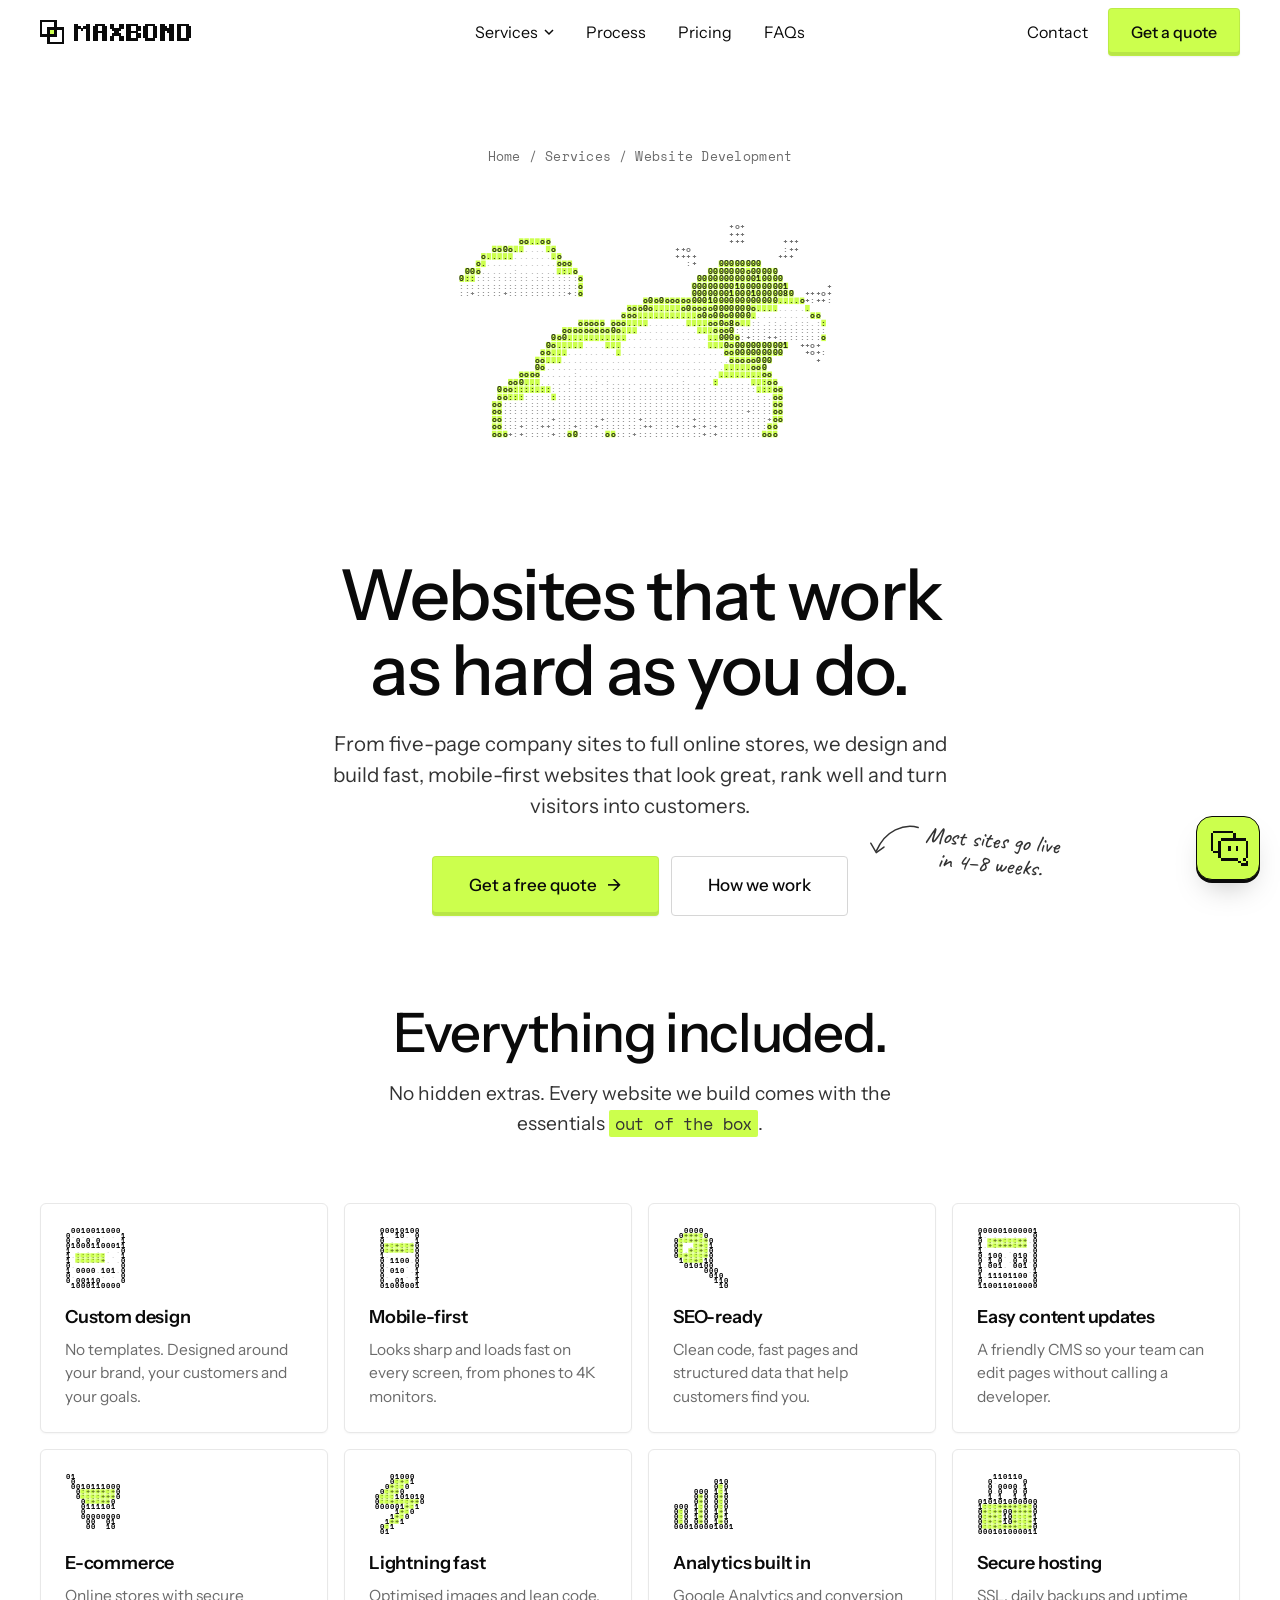
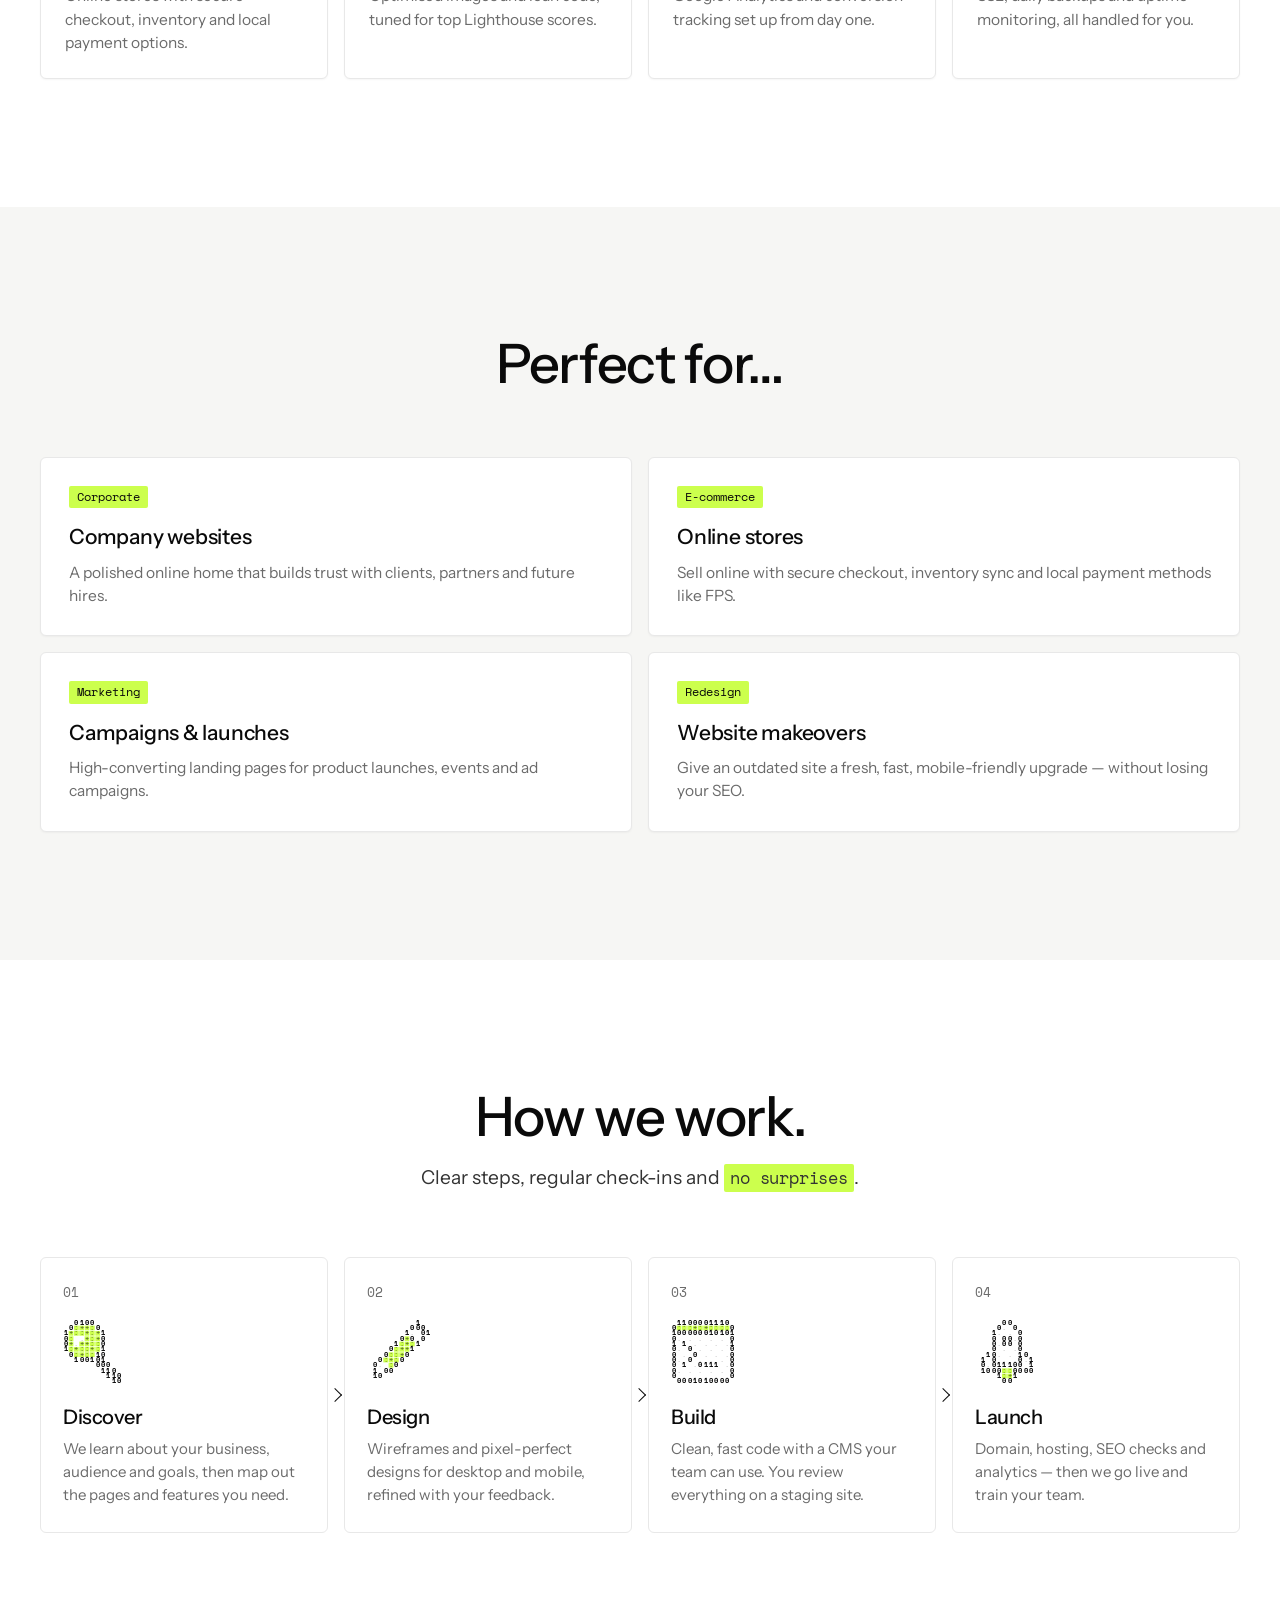
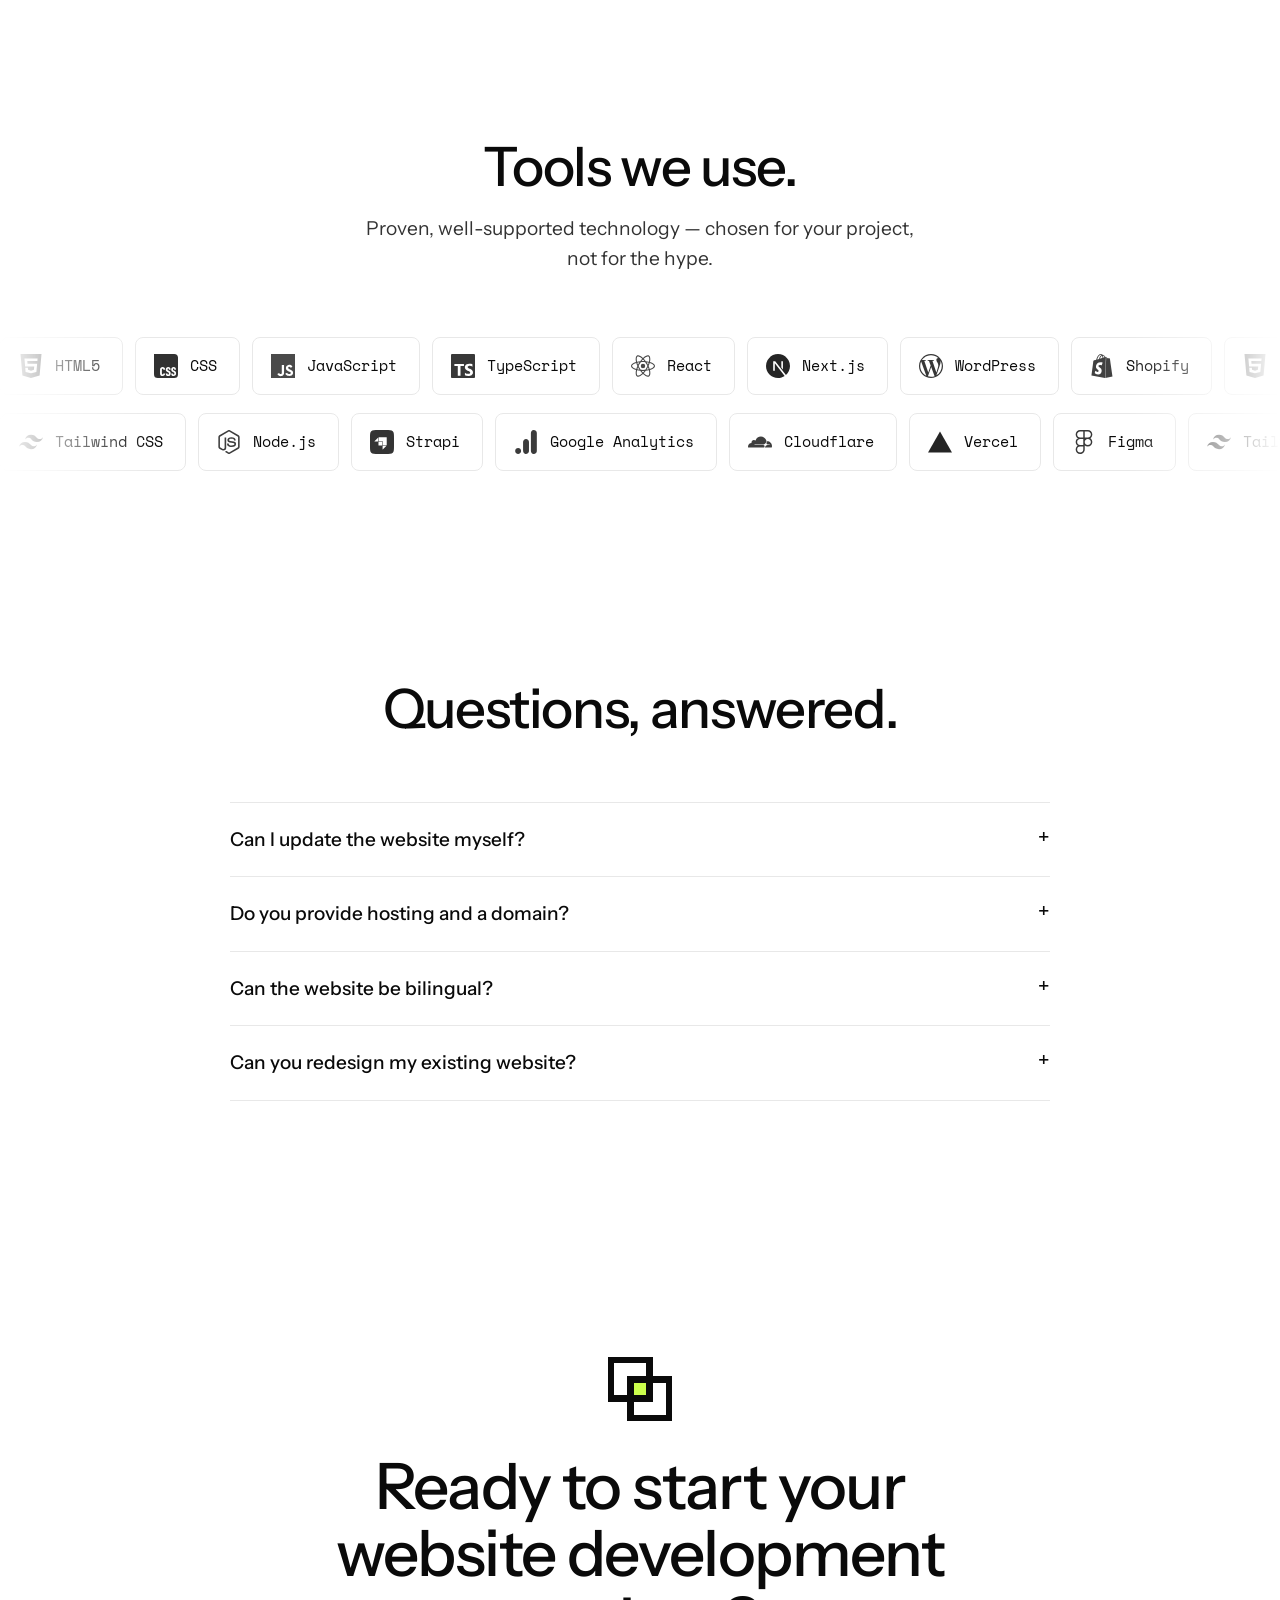
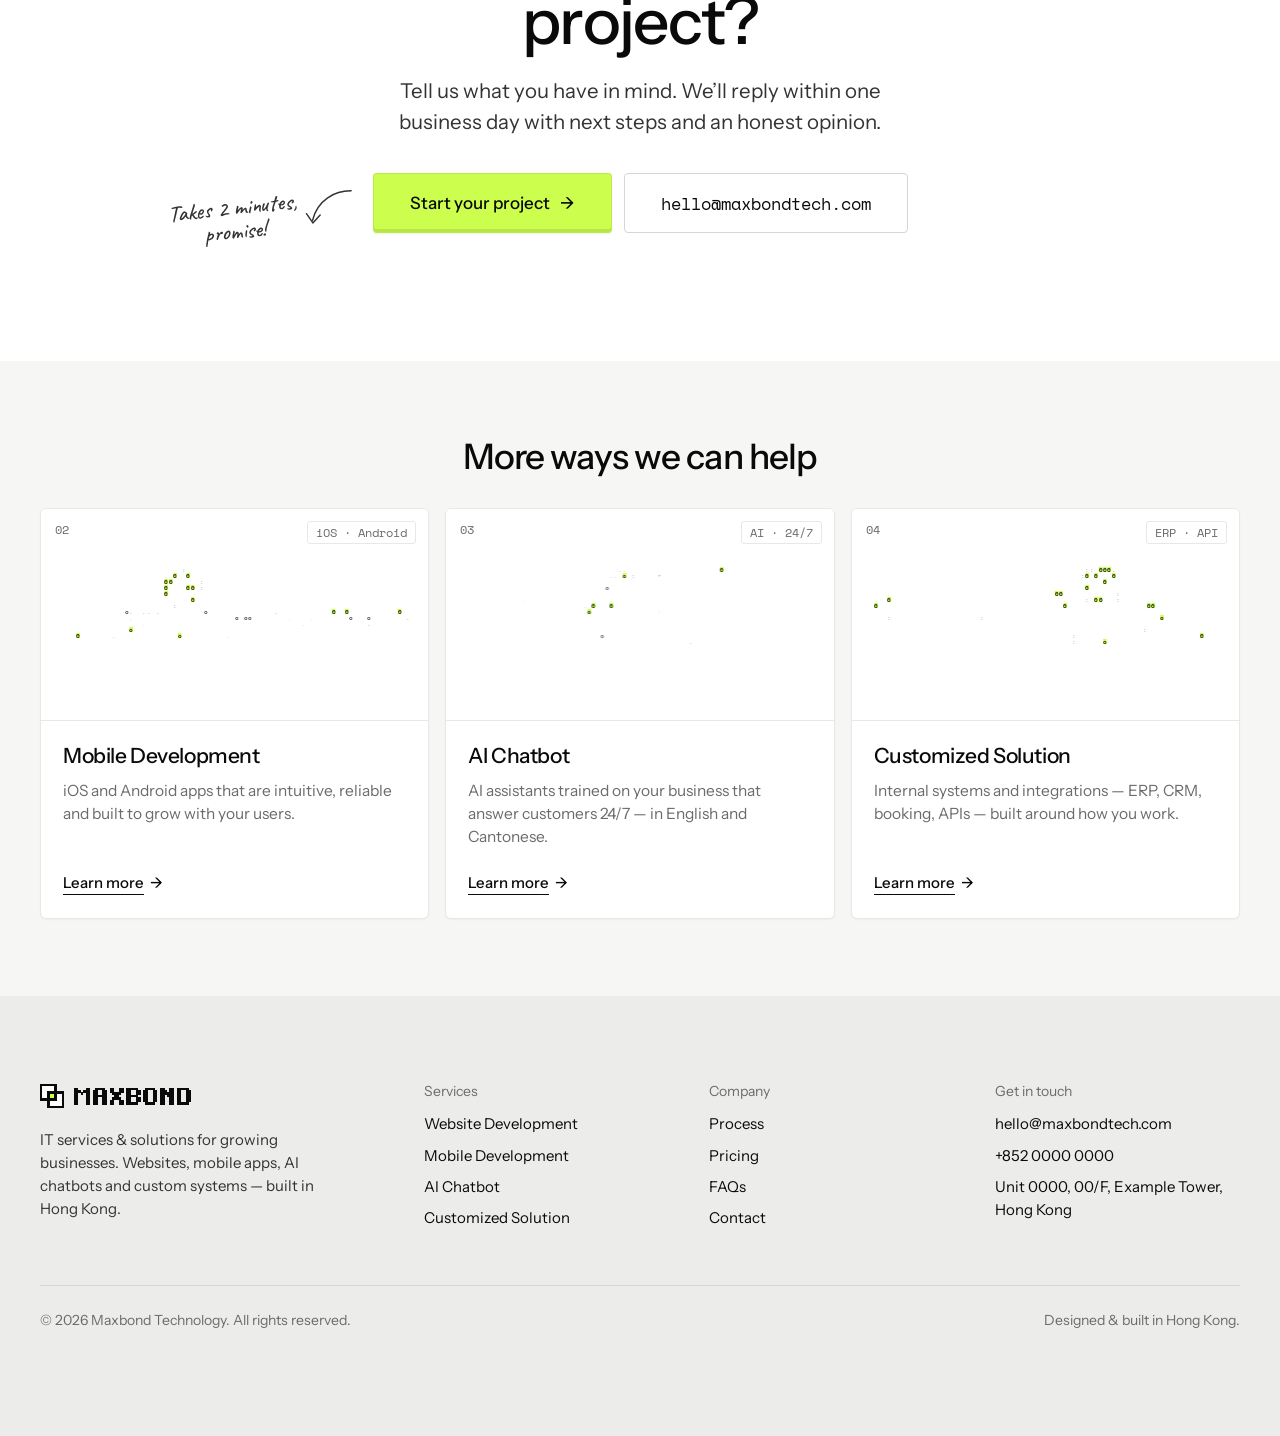
<file: services/website-development.html>
<!doctype html>
<html lang="en">
<head>
  <meta charset="utf-8">
  <meta name="viewport" content="width=device-width, initial-scale=1">
  <title>Website Development Hong Kong | Maxbond Technology</title>
  <meta name="description" content="Custom website design and development in Hong Kong: fast, mobile-first, SEO-ready company websites and e-commerce stores. Free consultation and fixed-price quotes.">
  <meta name="site-root" content="../">
  <link rel="canonical" href="https://maxbondtech.com/services/website-development.html">
  <meta name="theme-color" content="#ffffff">
  <meta property="og:type" content="website">
  <meta property="og:site_name" content="Maxbond Technology">
  <meta property="og:title" content="Website Development Hong Kong | Maxbond Technology">
  <meta property="og:description" content="Custom website design and development in Hong Kong: fast, mobile-first, SEO-ready company websites and e-commerce stores. Free consultation and fixed-price quotes.">
  <meta property="og:url" content="https://maxbondtech.com/services/website-development.html">
  <meta property="og:image" content="https://maxbondtech.com/assets/img/og-image.png">
  <meta property="og:locale" content="en_HK">
  <meta name="twitter:card" content="summary_large_image">
  <link rel="icon" href="../assets/img/favicon.svg" type="image/svg+xml">
  <link rel="apple-touch-icon" href="../assets/img/apple-touch-icon.png">
  <link rel="preconnect" href="https://fonts.googleapis.com">
  <link rel="preconnect" href="https://fonts.gstatic.com" crossorigin>
  <link rel="stylesheet" href="https://fonts.googleapis.com/css2?family=Caveat:wght@500;600&family=Instrument+Sans:wght@400;500;600&family=Space+Mono:wght@400;700&display=swap">
  <link rel="stylesheet" href="../assets/css/style.css?v=20261110d">
  <script>document.documentElement.classList.add('js');</script>
</head>
<body>
  <a class="skip-link" href="#main">Skip to content</a>

  <header class="site-header">
    <div class="header-inner">
      <a class="brand" href="../" aria-label="Maxbond Technology — home">
        <img src="../assets/img/logo.svg" alt="Maxbond" width="149" height="24">
      </a>

      <nav class="nav" aria-label="Main">
        <div class="nav-drop">
          <button type="button" aria-expanded="false" aria-controls="nav-services" aria-current="true">Services
            <svg viewBox="0 0 10 6" aria-hidden="true"><path d="M1 1l4 4 4-4" fill="none" stroke="currentColor" stroke-width="1.5"/></svg>
          </button>
          <div class="nav-menu" id="nav-services">
          <a href="../services/website-development.html" aria-current="page"><div><strong>Website Development</strong><span>Fast, beautiful, SEO-ready websites</span></div></a>
          <a href="../services/mobile-development.html"><div><strong>Mobile Development</strong><span>iOS & Android apps people love</span></div></a>
          <a href="../services/ai-chatbot.html"><div><strong>AI Chatbot</strong><span>24/7 assistants trained on your business</span></div></a>
          <a href="../services/customized-solution.html"><div><strong>Customized Solution</strong><span>ERP, CRM & system integration</span></div></a>
          </div>
        </div>
        <a href="../#process">Process</a>
        <a href="../#pricing">Pricing</a>
        <a href="../#faq">FAQs</a>
      </nav>

      <div class="header-actions">
        <a class="link" href="../contact.html">Contact</a>
        <a class="btn btn-lime" href="../contact.html">Get a quote</a>
        <button class="menu-toggle" type="button" aria-expanded="false" aria-controls="mobile-menu" aria-label="Open menu">
          <span></span><span></span><span></span>
        </button>
      </div>
    </div>
  </header>

  <div class="mobile-menu" id="mobile-menu">
    <div class="group">
      <p class="label">Services</p>
      <a href="../services/website-development.html" aria-current="page">Website Development</a>
      <a href="../services/mobile-development.html">Mobile Development</a>
      <a href="../services/ai-chatbot.html">AI Chatbot</a>
      <a href="../services/customized-solution.html">Customized Solution</a>
    </div>
    <div class="group">
      <p class="label">Company</p>
      <a href="../#process">Process</a>
      <a href="../#pricing">Pricing</a>
      <a href="../#faq">FAQs</a>
      <a href="../contact.html">Contact</a>
    </div>
    <a class="btn btn-lime btn-lg" href="../contact.html">Get a free quote <span class="arrow">→</span></a>
  </div>

  <main id="main">
    <section class="page-hero">
      <div class="container">
        <nav class="eyebrow" aria-label="Breadcrumb"><a href="../">Home</a> / <a href="../#services">Services</a> / <span aria-current="page">Website Development</span></nav>
        <div class="page-visual">
          <canvas class="ascii" data-ascii="clouds" data-cell="5.4x7.4" aria-hidden="true"></canvas>
        </div>
        <h1>Websites that work<br>as hard as you do.</h1>
        <p class="lead">From five-page company sites to full online stores, we design and build fast, mobile-first websites that look great, rank well and turn visitors into customers.</p>
        <div class="btn-row">
          <a class="btn btn-lime btn-lg" href="../contact.html?service=website">Get a free quote <span class="arrow">→</span></a>
          <a class="btn btn-ghost btn-lg" href="#how">How we work</a>
          <span class="note"><svg viewBox="0 0 60 50" aria-hidden="true"><path d="M56 6 C 40 3, 20 12, 12 36"/><path d="M5 28 L12 38 L20 31"/></svg><span>Most sites go live<br>in 4–8 weeks.</span></span>
        </div>
      </div>
    </section>

    <section class="section" aria-labelledby="feat-title" style="padding-top:0">
      <div class="container">
        <div class="section-head">
          <h2 id="feat-title">Everything included.</h2>
          <p>No hidden extras. Every website we build comes with the essentials <span class="hl">out of the box</span>.</p>
        </div>
        <div class="grid grid-4">
            <div class="card">
              <img class="icon" src="../assets/img/icons/browser.svg" data-ascii-icon="browser" alt="" width="48" height="48" loading="lazy">
              <h3>Custom design</h3>
              <p>No templates. Designed around your brand, your customers and your goals.</p>
            </div>
            <div class="card">
              <img class="icon" src="../assets/img/icons/phone.svg" data-ascii-icon="phone" alt="" width="48" height="48" loading="lazy">
              <h3>Mobile-first</h3>
              <p>Looks sharp and loads fast on every screen, from phones to 4K monitors.</p>
            </div>
            <div class="card">
              <img class="icon" src="../assets/img/icons/search.svg" data-ascii-icon="search" alt="" width="48" height="48" loading="lazy">
              <h3>SEO-ready</h3>
              <p>Clean code, fast pages and structured data that help customers find you.</p>
            </div>
            <div class="card">
              <img class="icon" src="../assets/img/icons/layout.svg" data-ascii-icon="layout" alt="" width="48" height="48" loading="lazy">
              <h3>Easy content updates</h3>
              <p>A friendly CMS so your team can edit pages without calling a developer.</p>
            </div>
            <div class="card">
              <img class="icon" src="../assets/img/icons/cart.svg" data-ascii-icon="cart" alt="" width="48" height="48" loading="lazy">
              <h3>E-commerce</h3>
              <p>Online stores with secure checkout, inventory and local payment options.</p>
            </div>
            <div class="card">
              <img class="icon" src="../assets/img/icons/bolt.svg" data-ascii-icon="bolt" alt="" width="48" height="48" loading="lazy">
              <h3>Lightning fast</h3>
              <p>Optimised images and lean code, tuned for top Lighthouse scores.</p>
            </div>
            <div class="card">
              <img class="icon" src="../assets/img/icons/chart.svg" data-ascii-icon="chart" alt="" width="48" height="48" loading="lazy">
              <h3>Analytics built in</h3>
              <p>Google Analytics and conversion tracking set up from day one.</p>
            </div>
            <div class="card">
              <img class="icon" src="../assets/img/icons/lock.svg" data-ascii-icon="lock" alt="" width="48" height="48" loading="lazy">
              <h3>Secure hosting</h3>
              <p>SSL, daily backups and uptime monitoring, all handled for you.</p>
            </div>
        </div>
      </div>
    </section>

    <section class="section section--soft" aria-labelledby="use-title">
      <div class="container">
        <div class="section-head">
          <h2 id="use-title">Perfect for…</h2>
        </div>
        <div class="grid grid-2">
          <div class="card usecase reveal" style="--i:0">
            <span class="tag">Corporate</span>
            <h3>Company websites</h3>
            <p>A polished online home that builds trust with clients, partners and future hires.</p>
          </div>
          <div class="card usecase reveal" style="--i:1">
            <span class="tag">E-commerce</span>
            <h3>Online stores</h3>
            <p>Sell online with secure checkout, inventory sync and local payment methods like FPS.</p>
          </div>
          <div class="card usecase reveal" style="--i:2">
            <span class="tag">Marketing</span>
            <h3>Campaigns & launches</h3>
            <p>High-converting landing pages for product launches, events and ad campaigns.</p>
          </div>
          <div class="card usecase reveal" style="--i:3">
            <span class="tag">Redesign</span>
            <h3>Website makeovers</h3>
            <p>Give an outdated site a fresh, fast, mobile-friendly upgrade — without losing your SEO.</p>
          </div>
        </div>
      </div>
    </section>

    <section class="section" id="how" aria-labelledby="how-title">
      <div class="container">
        <div class="section-head">
          <h2 id="how-title">How we work.</h2>
          <p>Clear steps, regular check-ins and <span class="hl">no surprises</span>.</p>
        </div>
        <ol class="process steps-4" role="list">
          <li class="step reveal" style="--i:0">
            <span class="step-num">01</span>
            <img class="ico" src="../assets/img/icons/search.svg" data-ascii-icon="search" alt="" width="56" height="56" loading="lazy">
            <h3>Discover</h3>
            <p>We learn about your business, audience and goals, then map out the pages and features you need.</p>
          </li>
          <li class="step reveal" style="--i:1">
            <span class="step-num">02</span>
            <img class="ico" src="../assets/img/icons/pencil.svg" data-ascii-icon="pencil" alt="" width="56" height="56" loading="lazy">
            <h3>Design</h3>
            <p>Wireframes and pixel-perfect designs for desktop and mobile, refined with your feedback.</p>
          </li>
          <li class="step reveal" style="--i:2">
            <span class="step-num">03</span>
            <img class="ico" src="../assets/img/icons/code.svg" data-ascii-icon="code" alt="" width="56" height="56" loading="lazy">
            <h3>Build</h3>
            <p>Clean, fast code with a CMS your team can use. You review everything on a staging site.</p>
          </li>
          <li class="step reveal" style="--i:3">
            <span class="step-num">04</span>
            <img class="ico" src="../assets/img/icons/rocket.svg" data-ascii-icon="rocket" alt="" width="56" height="56" loading="lazy">
            <h3>Launch</h3>
            <p>Domain, hosting, SEO checks and analytics — then we go live and train your team.</p>
          </li>
        </ol>
      </div>
    </section>

    <section class="section section--tight" aria-labelledby="stack-title">
      <div class="container">
        <div class="section-head">
          <h2 id="stack-title">Tools we use.</h2>
          <p>Proven, well-supported technology — chosen for your project, not for the hype.</p>
        </div>
      </div>
        <div class="logo-marquee" role="region" aria-label="Technologies we use">
          <div class="logo-track">
            <ul class="logo-row" role="list"><li class="tool"><img src="../assets/img/logos/html5.svg" alt="" width="24" height="24" loading="lazy"><span>HTML5</span></li><li class="tool"><img src="../assets/img/logos/css.svg" alt="" width="24" height="24" loading="lazy"><span>CSS</span></li><li class="tool"><img src="../assets/img/logos/javascript.svg" alt="" width="24" height="24" loading="lazy"><span>JavaScript</span></li><li class="tool"><img src="../assets/img/logos/typescript.svg" alt="" width="24" height="24" loading="lazy"><span>TypeScript</span></li><li class="tool"><img src="../assets/img/logos/react.svg" alt="" width="24" height="24" loading="lazy"><span>React</span></li><li class="tool"><img src="../assets/img/logos/nextdotjs.svg" alt="" width="24" height="24" loading="lazy"><span>Next.js</span></li><li class="tool"><img src="../assets/img/logos/wordpress.svg" alt="" width="24" height="24" loading="lazy"><span>WordPress</span></li><li class="tool"><img src="../assets/img/logos/shopify.svg" alt="" width="24" height="24" loading="lazy"><span>Shopify</span></li></ul>
            <ul class="logo-row" aria-hidden="true"><li class="tool"><img src="../assets/img/logos/html5.svg" alt="" width="24" height="24" loading="lazy"><span>HTML5</span></li><li class="tool"><img src="../assets/img/logos/css.svg" alt="" width="24" height="24" loading="lazy"><span>CSS</span></li><li class="tool"><img src="../assets/img/logos/javascript.svg" alt="" width="24" height="24" loading="lazy"><span>JavaScript</span></li><li class="tool"><img src="../assets/img/logos/typescript.svg" alt="" width="24" height="24" loading="lazy"><span>TypeScript</span></li><li class="tool"><img src="../assets/img/logos/react.svg" alt="" width="24" height="24" loading="lazy"><span>React</span></li><li class="tool"><img src="../assets/img/logos/nextdotjs.svg" alt="" width="24" height="24" loading="lazy"><span>Next.js</span></li><li class="tool"><img src="../assets/img/logos/wordpress.svg" alt="" width="24" height="24" loading="lazy"><span>WordPress</span></li><li class="tool"><img src="../assets/img/logos/shopify.svg" alt="" width="24" height="24" loading="lazy"><span>Shopify</span></li></ul>
          </div>
          <div class="logo-track is-reverse">
            <ul class="logo-row" role="list"><li class="tool"><img src="../assets/img/logos/tailwindcss.svg" alt="" width="24" height="24" loading="lazy"><span>Tailwind CSS</span></li><li class="tool"><img src="../assets/img/logos/nodedotjs.svg" alt="" width="24" height="24" loading="lazy"><span>Node.js</span></li><li class="tool"><img src="../assets/img/logos/strapi.svg" alt="" width="24" height="24" loading="lazy"><span>Strapi</span></li><li class="tool"><img src="../assets/img/logos/googleanalytics.svg" alt="" width="24" height="24" loading="lazy"><span>Google Analytics</span></li><li class="tool"><img src="../assets/img/logos/cloudflare.svg" alt="" width="24" height="24" loading="lazy"><span>Cloudflare</span></li><li class="tool"><img src="../assets/img/logos/vercel.svg" alt="" width="24" height="24" loading="lazy"><span>Vercel</span></li><li class="tool"><img src="../assets/img/logos/figma.svg" alt="" width="24" height="24" loading="lazy"><span>Figma</span></li></ul>
            <ul class="logo-row" aria-hidden="true"><li class="tool"><img src="../assets/img/logos/tailwindcss.svg" alt="" width="24" height="24" loading="lazy"><span>Tailwind CSS</span></li><li class="tool"><img src="../assets/img/logos/nodedotjs.svg" alt="" width="24" height="24" loading="lazy"><span>Node.js</span></li><li class="tool"><img src="../assets/img/logos/strapi.svg" alt="" width="24" height="24" loading="lazy"><span>Strapi</span></li><li class="tool"><img src="../assets/img/logos/googleanalytics.svg" alt="" width="24" height="24" loading="lazy"><span>Google Analytics</span></li><li class="tool"><img src="../assets/img/logos/cloudflare.svg" alt="" width="24" height="24" loading="lazy"><span>Cloudflare</span></li><li class="tool"><img src="../assets/img/logos/vercel.svg" alt="" width="24" height="24" loading="lazy"><span>Vercel</span></li><li class="tool"><img src="../assets/img/logos/figma.svg" alt="" width="24" height="24" loading="lazy"><span>Figma</span></li></ul>
          </div>
        </div>
    </section>

    <section class="section" aria-labelledby="sfaq-title">
      <div class="container">
        <div class="section-head">
          <h2 id="sfaq-title">Questions, answered.</h2>
        </div>
        <div class="faq-list">
          <details>
            <summary>Can I update the website myself?</summary>
            <p>Yes. We set up an easy-to-use CMS and give your team a walkthrough, so you can edit text, images and pages without touching code.</p>
          </details>
          <details>
            <summary>Do you provide hosting and a domain?</summary>
            <p>We can register your domain and host your site on fast, secure infrastructure — or deploy to your existing hosting if you prefer.</p>
          </details>
          <details>
            <summary>Can the website be bilingual?</summary>
            <p>Of course. We build English, Traditional Chinese and Simplified Chinese sites with proper language switching and SEO for each version.</p>
          </details>
          <details>
            <summary>Can you redesign my existing website?</summary>
            <p>Absolutely. We review what’s working, migrate your content and protect your search rankings with proper redirects.</p>
          </details>
        </div>
      </div>
    </section>

    <section class="section cta" aria-labelledby="cta-title">
      <div class="container">
        <img class="mark" src="../assets/img/mark.svg" alt="" width="64" height="64" loading="lazy">
        <h2 id="cta-title">Ready to start your<br>website development project?</h2>
        <p class="lead">Tell us what you have in mind. We’ll reply within one business day with next steps and an honest opinion.</p>
        <div class="btn-row">
          <span class="note"><svg viewBox="0 0 60 50" aria-hidden="true"><path d="M4 8 C 22 6, 42 14, 50 36"/><path d="M41 31 L50 39 L56 28"/></svg><span>Takes 2 minutes,<br>promise!</span></span>
          <a class="btn btn-lime btn-lg" href="../contact.html?service=website">Start your project <span class="arrow">→</span></a>
          <a class="btn btn-ghost btn-lg mono" href="mailto:hello@maxbondtech.com">hello@maxbondtech.com</a>
        </div>
      </div>
    </section>

    <section class="section section--soft section--tight" aria-labelledby="more-title">
      <div class="container">
        <div class="section-head" style="margin-bottom:32px">
          <h2 id="more-title" style="font-size:clamp(1.6rem,3vw,2.2rem)">More ways we can help</h2>
        </div>
        <div class="grid grid-3">
          <a class="card service-card" style="--i:1" href="mobile-development.html">
            <div class="card-visual">
              <canvas class="ascii" data-ascii="waves" aria-hidden="true"></canvas>
              <span class="card-index">02</span>
              <span class="card-tag">iOS · Android</span>
            </div>
            <div class="card-body">
              <h3>Mobile Development</h3>
              <p>iOS and Android apps that are intuitive, reliable and built to grow with your users.</p>
              <span class="text-link"><span>Learn more</span> <span class="arrow">→</span></span>
            </div>
          </a>
          <a class="card service-card" style="--i:2" href="ai-chatbot.html">
            <div class="card-visual">
              <canvas class="ascii" data-ascii="moon" aria-hidden="true"></canvas>
              <span class="card-index">03</span>
              <span class="card-tag">AI · 24/7</span>
            </div>
            <div class="card-body">
              <h3>AI Chatbot</h3>
              <p>AI assistants trained on your business that answer customers 24/7 — in English and Cantonese.</p>
              <span class="text-link"><span>Learn more</span> <span class="arrow">→</span></span>
            </div>
          </a>
          <a class="card service-card" style="--i:3" href="customized-solution.html">
            <div class="card-visual">
              <canvas class="ascii" data-ascii="mountains" aria-hidden="true"></canvas>
              <span class="card-index">04</span>
              <span class="card-tag">ERP · API</span>
            </div>
            <div class="card-body">
              <h3>Customized Solution</h3>
              <p>Internal systems and integrations — ERP, CRM, booking, APIs — built around how you work.</p>
              <span class="text-link"><span>Learn more</span> <span class="arrow">→</span></span>
            </div>
          </a>
        </div>
      </div>
    </section>
  </main>

  <footer class="site-footer">
    <div class="container">
      <div class="footer-grid">
        <div class="footer-brand">
          <img src="../assets/img/logo.svg" alt="Maxbond Technology" width="149" height="24" loading="lazy">
          <p>IT services &amp; solutions for growing businesses. Websites, mobile apps, AI chatbots and custom systems — built in Hong Kong.</p>
        </div>
        <div class="footer-col">
          <h4>Services</h4>
          <ul>
            <li><a href="../services/website-development.html">Website Development</a></li>
            <li><a href="../services/mobile-development.html">Mobile Development</a></li>
            <li><a href="../services/ai-chatbot.html">AI Chatbot</a></li>
            <li><a href="../services/customized-solution.html">Customized Solution</a></li>
          </ul>
        </div>
        <div class="footer-col">
          <h4>Company</h4>
          <ul>
            <li><a href="../#process">Process</a></li>
            <li><a href="../#pricing">Pricing</a></li>
            <li><a href="../#faq">FAQs</a></li>
            <li><a href="../contact.html">Contact</a></li>
          </ul>
        </div>
        <div class="footer-col">
          <h4>Get in touch</h4>
          <ul>
            <li><a href="mailto:hello@maxbondtech.com">hello@maxbondtech.com</a></li>
            <li><a href="tel:+85200000000">+852 0000 0000</a></li>
            <li>Unit 0000, 00/F, Example Tower, Hong Kong</li>
          </ul>
        </div>
      </div>
      <div class="footer-bottom">
        <span>© <span data-year>2026</span> Maxbond Technology. All rights reserved.</span>
        <span>Designed &amp; built in Hong Kong.</span>
      </div>
    </div>
  </footer>

  <script src="../assets/js/config.js?v=20261110d" defer></script>
  <script src="../assets/js/main.js?v=20261110d" defer></script>
  <script src="../assets/js/chatbot.js?v=20261110d" defer></script>
  <script src="../assets/js/icon-art.js?v=20261110d" defer></script>
  <script src="../assets/js/ascii.js?v=20261110d" defer></script>
</body>
</html>
</file>
<file: assets/css/style.css>
/* ==========================================================================
   Maxbond Technology — main stylesheet
   Plain CSS, no build step. Sections:
   1. Tokens          6. Hero & pixel art     11. Pricing
   2. Base            7. Cards & grids        12. Testimonials & marquee
   3. Layout          8. Tabs                 13. FAQ letter
   4. Header & nav    9. Process              14. CTA & footer
   5. Buttons & text 10. Chat demo            15. Service / contact pages
                                              16. Chat widget
                                              17. Motion & utilities
   ========================================================================== */

/* 1. Tokens ---------------------------------------------------------------- */
:root {
  --ink: #0a0a0a;
  --ink-2: #333333;
  --muted: #6b6b6b;
  --line: #e8e8e8;
  --line-2: #d6d6d6;
  --paper: #ffffff;
  --soft: #f6f6f4;
  --footer: #ececea;
  --lime: #ccff4d;
  --lime-deep: #a8e01a;
  --ascii-ink: var(--ink);  /* ASCII art characters */
  --ascii-hl: var(--lime);  /* ASCII art highlight blocks */

  --font-sans: "Instrument Sans", -apple-system, BlinkMacSystemFont, "Helvetica Neue", Helvetica, Arial, sans-serif;
  --font-mono: "Space Mono", ui-monospace, "SFMono-Regular", Menlo, Consolas, monospace;
  --font-hand: "Caveat", "Segoe Print", "Bradley Hand", cursive;

  --container: 1200px;
  --gutter: clamp(16px, 4vw, 40px);
  --header-h: 64px;
  --radius: 6px;
  --radius-lg: 14px;
  --shadow-sm: 0 1px 2px rgba(10, 10, 10, 0.04);
  --shadow: 0 1px 2px rgba(10, 10, 10, 0.04), 0 12px 32px -12px rgba(10, 10, 10, 0.12);
  --shadow-lg: 0 2px 4px rgba(10, 10, 10, 0.04), 0 24px 60px -20px rgba(10, 10, 10, 0.25);
  --ease: cubic-bezier(0.2, 0.7, 0.2, 1);
}

/* 2. Base ------------------------------------------------------------------ */
*,
*::before,
*::after {
  box-sizing: border-box;
}

html {
  -webkit-text-size-adjust: 100%;
  scroll-behavior: smooth;
  scroll-padding-top: calc(var(--header-h) + 16px);
}

body {
  margin: 0;
  background: var(--paper);
  color: var(--ink);
  font-family: var(--font-sans);
  font-size: 17px;
  line-height: 1.55;
  -webkit-font-smoothing: antialiased;
  -moz-osx-font-smoothing: grayscale;
  text-rendering: optimizeLegibility;
  overflow-x: hidden;
}

img,
svg {
  display: block;
  max-width: 100%;
}

a {
  color: inherit;
}

h1,
h2,
h3,
h4 {
  margin: 0;
  font-weight: 500;
  letter-spacing: -0.025em;
  line-height: 1.06;
}

p,
ul,
ol,
figure,
blockquote {
  margin: 0;
}

ul[role="list"],
ol[role="list"] {
  list-style: none;
  padding: 0;
}

button,
input,
select,
textarea {
  font: inherit;
  color: inherit;
}

:focus-visible {
  outline: 2px solid var(--ink);
  outline-offset: 3px;
  border-radius: 2px;
}

::selection {
  background: var(--lime);
  color: var(--ink);
}

.skip-link {
  position: absolute;
  left: 16px;
  top: -100px;
  z-index: 200;
  background: var(--ink);
  color: #fff;
  padding: 10px 16px;
  border-radius: var(--radius);
  text-decoration: none;
}
.skip-link:focus {
  top: 12px;
}

.sr-only {
  position: absolute !important;
  width: 1px;
  height: 1px;
  padding: 0;
  margin: -1px;
  overflow: hidden;
  clip: rect(0, 0, 0, 0);
  white-space: nowrap;
  border: 0;
}

/* 3. Layout ---------------------------------------------------------------- */
.container {
  width: min(100% - 2 * var(--gutter), var(--container));
  margin-inline: auto;
}

.container--narrow {
  width: min(100% - 2 * var(--gutter), 860px);
}

.section {
  padding-block: clamp(72px, 10vw, 136px);
  position: relative;
}

.section--tight {
  padding-block: clamp(48px, 6vw, 80px);
}

.section--soft {
  background: var(--soft);
}

.section-head {
  max-width: 760px;
  margin: 0 auto clamp(40px, 5vw, 64px);
  text-align: center;
  position: relative;
}

.section-head h2 {
  font-size: clamp(2.1rem, 4.6vw, 3.4rem);
}

.section-head p {
  margin-top: 18px;
  font-size: clamp(1.05rem, 1.6vw, 1.2rem);
  color: var(--ink-2);
  max-width: 560px;
  margin-inline: auto;
}

.lead {
  font-size: clamp(1.1rem, 1.8vw, 1.28rem);
  color: var(--ink-2);
  line-height: 1.5;
}

/* 4. Header & nav ---------------------------------------------------------- */
.site-header {
  position: sticky;
  top: 0;
  z-index: 100;
  background: rgba(255, 255, 255, 0.92);
  -webkit-backdrop-filter: saturate(180%) blur(12px);
  backdrop-filter: saturate(180%) blur(12px);
  border-bottom: 1px solid transparent;
  transition: border-color 0.2s;
}

.site-header.is-scrolled {
  border-bottom-color: var(--line);
}

.header-inner {
  height: var(--header-h);
  display: grid;
  grid-template-columns: 1fr auto 1fr;
  align-items: center;
  gap: 24px;
  width: min(100% - 2 * var(--gutter), 1320px);
  margin-inline: auto;
}

.brand {
  display: inline-flex;
  align-items: center;
  justify-self: start;
  text-decoration: none;
}

.brand img {
  height: 24px;
  width: auto;
}

.nav {
  display: flex;
  align-items: center;
  gap: 4px;
}

.nav > a,
.nav-drop > button {
  display: inline-flex;
  align-items: center;
  gap: 6px;
  height: 40px;
  padding: 0 14px;
  border: 0;
  background: none;
  border-radius: 4px;
  font-size: 16px;
  text-decoration: none;
  cursor: pointer;
  transition: background 0.15s;
}

.nav > a:hover,
.nav-drop > button:hover,
.nav-drop:focus-within > button {
  background: var(--soft);
}

.nav a[aria-current="page"] {
  text-decoration: underline;
  text-decoration-thickness: 1.5px;
  text-underline-offset: 6px;
}

.nav-drop {
  position: relative;
}

.nav-drop > button svg {
  width: 10px;
  height: 10px;
  transition: transform 0.2s;
}

.nav-drop.is-open > button svg {
  transform: rotate(180deg);
}

.nav-menu {
  position: absolute;
  top: calc(100% + 8px);
  left: 50%;
  width: 320px;
  padding: 8px;
  background: #fff;
  border: 1px solid var(--line);
  border-radius: 10px;
  box-shadow: var(--shadow-lg);
  opacity: 0;
  visibility: hidden;
  transform: translate(-50%, -6px);
  transition: opacity 0.18s, transform 0.18s var(--ease), visibility 0.18s;
}

.nav-drop.is-open .nav-menu {
  opacity: 1;
  visibility: visible;
  transform: translate(-50%, 0);
}

@media (hover: hover) and (min-width: 961px) {
  .nav-drop:hover .nav-menu {
    opacity: 1;
    visibility: visible;
    transform: translate(-50%, 0);
  }
  .nav-drop:hover > button svg {
    transform: rotate(180deg);
  }
}

.nav-menu a {
  display: block;
  padding: 11px 14px;
  border-radius: 6px;
  text-decoration: none;
}

.nav-menu a:hover {
  background: var(--soft);
}

.nav-menu a[aria-current="page"] {
  text-decoration: none;
  background: var(--soft);
}

.nav-menu strong {
  display: block;
  font-weight: 500;
  font-size: 15px;
}

.nav-menu a[aria-current="page"] strong {
  display: inline-block;
  background: var(--lime);
  padding: 0 5px;
  margin-left: -5px;
  border-radius: 2px;
}

.nav-menu span {
  display: block;
  font-size: 13px;
  color: var(--muted);
  line-height: 1.35;
}

.header-actions {
  justify-self: end;
  display: flex;
  align-items: center;
  gap: 8px;
}

.header-actions .link {
  font-size: 16px;
  text-decoration: none;
  padding: 0 12px;
}

.header-actions .link:hover {
  text-decoration: underline;
  text-underline-offset: 5px;
}

.menu-toggle {
  display: none;
  width: 44px;
  height: 44px;
  border: 0;
  background: none;
  border-radius: 6px;
  cursor: pointer;
  position: relative;
}

.menu-toggle span {
  position: absolute;
  left: 12px;
  right: 12px;
  height: 2px;
  background: var(--ink);
  transition: transform 0.25s var(--ease), opacity 0.2s;
}

.menu-toggle span:nth-child(1) { top: 15px; }
.menu-toggle span:nth-child(2) { top: 21px; }
.menu-toggle span:nth-child(3) { top: 27px; }

.menu-open .menu-toggle span:nth-child(1) { transform: translateY(6px) rotate(45deg); }
.menu-open .menu-toggle span:nth-child(2) { opacity: 0; }
.menu-open .menu-toggle span:nth-child(3) { transform: translateY(-6px) rotate(-45deg); }

.mobile-menu {
  display: none;
}

@media (max-width: 960px) {
  .header-inner {
    grid-template-columns: 1fr auto;
  }
  .nav,
  .header-actions .link {
    display: none;
  }
  .menu-toggle {
    display: block;
  }
  .header-actions .btn {
    height: 40px;
    padding: 0 14px;
    font-size: 15px;
  }

  .mobile-menu {
    display: block;
    position: fixed;
    inset: var(--header-h) 0 0 0;
    z-index: 99;
    background: #fff;
    padding: 24px var(--gutter) 40px;
    overflow-y: auto;
    opacity: 0;
    visibility: hidden;
    transform: translateY(-8px);
    transition: opacity 0.2s, transform 0.25s var(--ease), visibility 0.2s;
  }
  .menu-open .mobile-menu {
    opacity: 1;
    visibility: visible;
    transform: none;
  }
  .menu-open {
    overflow: hidden;
  }
  .mobile-menu .label {
    font-family: var(--font-mono);
    font-size: 12px;
    text-transform: uppercase;
    letter-spacing: 0.06em;
    color: var(--muted);
    margin: 8px 0 8px;
  }
  .mobile-menu a {
    display: flex;
    align-items: center;
    gap: 14px;
    padding: 14px 0;
    border-bottom: 1px solid var(--line);
    font-size: 20px;
    text-decoration: none;
  }
  .mobile-menu a img {
    width: 28px;
    height: 28px;
  }
  .mobile-menu .group + .group {
    margin-top: 28px;
  }
  .mobile-menu .btn {
    margin-top: 32px;
    width: 100%;
    justify-content: center;
    border-bottom: 0;
  }
}

@media (max-width: 380px) {
  .header-actions .btn {
    display: none;
  }
}

/* 5. Buttons & text -------------------------------------------------------- */
.btn {
  display: inline-flex;
  align-items: center;
  justify-content: center;
  gap: 10px;
  height: 48px;
  padding: 0 22px;
  border: 1px solid transparent;
  border-radius: 4px;
  font-size: 16px;
  font-weight: 500;
  line-height: 1;
  text-decoration: none;
  white-space: nowrap;
  cursor: pointer;
  transition: transform 0.15s var(--ease), box-shadow 0.15s, background 0.15s, border-color 0.15s;
}

.btn:hover {
  transform: translateY(-1px);
}

.btn:active {
  transform: translateY(1px);
}

.btn-dark {
  background: var(--ink);
  color: #fff;
}

.btn-dark:hover {
  background: #262626;
}

.btn-lime {
  background: var(--lime);
  color: var(--ink);
  border-color: rgba(10, 10, 10, 0.08);
  box-shadow: inset 0 -3px 0 rgba(10, 10, 10, 0.1), 0 1px 2px rgba(10, 10, 10, 0.06);
}

.btn-lime:hover {
  box-shadow: inset 0 -3px 0 rgba(10, 10, 10, 0.1), 0 10px 24px -10px rgba(130, 180, 0, 0.7);
}

.btn-ghost {
  background: #fff;
  border-color: var(--line-2);
}

.btn-ghost:hover {
  border-color: var(--ink);
}

.btn-lg {
  height: 60px;
  padding: 0 36px;
  font-size: 17px;
}

.btn-block {
  width: 100%;
}

.btn .arrow {
  transition: transform 0.2s var(--ease);
}

.btn:hover .arrow {
  transform: translateX(3px);
}

.btn-row {
  display: flex;
  flex-wrap: wrap;
  gap: 12px;
  justify-content: center;
}

/* Lime "highlighter" in monospace, as in hl = highlight */
.hl {
  font-family: var(--font-mono);
  font-size: 0.9em;
  letter-spacing: -0.01em;
  background: var(--lime);
  padding: 0.08em 0.35em;
  border-radius: 2px;
  -webkit-box-decoration-break: clone;
  box-decoration-break: clone;
  white-space: nowrap;
}

.mono {
  font-family: var(--font-mono);
}

.eyebrow {
  display: inline-flex;
  align-items: center;
  gap: 8px;
  font-family: var(--font-mono);
  font-size: 13px;
  letter-spacing: 0.02em;
  color: var(--muted);
  text-decoration: none;
}

.eyebrow a {
  text-decoration: none;
}

.eyebrow a:hover {
  color: var(--ink);
  text-decoration: underline;
}

.text-link {
  display: inline-flex;
  align-items: center;
  gap: 6px;
  font-weight: 500;
  text-decoration: none;
  border-bottom: 1.5px solid currentColor;
  padding-bottom: 1px;
}

.text-link .arrow {
  transition: transform 0.2s var(--ease);
}

.text-link:hover .arrow,
a:hover > .text-link .arrow,
.card:hover .text-link .arrow {
  transform: translateX(3px);
}

/* Hand-written notes with sketchy arrows */
.note {
  position: absolute;
  z-index: 2;
  display: flex;
  align-items: flex-start;
  gap: 4px;
  width: max-content;
  max-width: 220px;
  font-family: var(--font-hand);
  font-size: 23px;
  font-weight: 500;
  line-height: 1.05;
  color: var(--ink-2);
  pointer-events: none;
  transform: rotate(var(--rot, -4deg));
}

.note svg {
  flex: none;
  width: 54px;
  height: auto;
  overflow: visible;
}

.note path {
  fill: none;
  stroke: currentColor;
  stroke-width: 1.6;
  stroke-linecap: round;
  stroke-linejoin: round;
}

.note--static {
  position: relative;
  margin-inline: auto;
}

@media (max-width: 960px) {
  .note:not(.note--keep) {
    display: none;
  }
}

/* 6. Hero & ASCII art ------------------------------------------------------ */
canvas.ascii {
  display: block;
  width: 100%;
  height: 100%;
}

.hero {
  padding-top: clamp(8px, 2vw, 24px);
  padding-bottom: clamp(56px, 8vw, 96px);
  text-align: center;
  position: relative;
}

.hero-visual {
  width: min(100% - 2 * var(--gutter), 1240px);
  height: clamp(260px, 32vw, 420px);
  margin-inline: auto;
  -webkit-mask-image: linear-gradient(180deg, #000 82%, transparent);
  mask-image: linear-gradient(180deg, #000 82%, transparent);
}

.hero-copy {
  position: relative;
  margin-top: clamp(12px, 2vw, 24px);
}

.hero h1 {
  font-size: clamp(2.6rem, 6vw, 4.3rem);
  max-width: 900px;
  margin-inline: auto;
}

.hero .lead {
  max-width: 620px;
  margin: 20px auto 0;
}

.hero-cta {
  position: relative;
  display: inline-flex;
  flex-wrap: wrap;
  justify-content: center;
  gap: 12px;
  margin-top: 32px;
}

.hero-cta .note {
  left: calc(100% + 20px);
  top: -38px;
  --rot: 5deg;
}

.hero-meta {
  margin-top: 28px;
  display: flex;
  flex-wrap: wrap;
  justify-content: center;
  gap: 8px 22px;
  font-family: var(--font-mono);
  font-size: 13px;
  color: var(--muted);
}

.hero-meta span {
  display: inline-flex;
  align-items: center;
  gap: 8px;
}

.hero-meta span::before {
  content: "";
  width: 6px;
  height: 6px;
  background: var(--lime);
  outline: 1px solid var(--ink);
}

/* 7. Cards & grids --------------------------------------------------------- */
.grid {
  display: grid;
  gap: 16px;
}

.grid-4 { grid-template-columns: repeat(4, 1fr); }
.grid-3 { grid-template-columns: repeat(3, 1fr); }
.grid-2 { grid-template-columns: repeat(2, 1fr); }

@media (max-width: 1080px) {
  .grid-4 { grid-template-columns: repeat(2, 1fr); }
}

@media (max-width: 860px) {
  .grid-3 { grid-template-columns: 1fr; }
}

@media (max-width: 640px) {
  .grid-4,
  .grid-2 { grid-template-columns: 1fr; }
}

.card {
  position: relative;
  display: flex;
  flex-direction: column;
  gap: 10px;
  padding: 24px;
  background: #fff;
  border: 1px solid var(--line);
  border-radius: var(--radius);
  box-shadow: var(--shadow-sm);
  text-decoration: none;
  transition: border-color 0.2s, box-shadow 0.25s, transform 0.25s var(--ease);
}

a.card:hover,
.card--hover:hover {
  border-color: var(--ink);
  box-shadow: var(--shadow);
  transform: translateY(-2px);
}

.card .icon {
  width: 60px;
  height: 60px;
  margin-bottom: 8px;
}

.card h3 {
  font-size: 18px;
  font-weight: 600;
  letter-spacing: -0.01em;
  line-height: 1.25;
}

.card p {
  font-size: 15.5px;
  color: var(--muted);
  line-height: 1.5;
}

/* Compact feature cards on phones: icon left, text right */
@media (max-width: 640px) {
  .grid-4 > .card:not(.service-card) {
    display: grid;
    grid-template-columns: 52px 1fr;
    column-gap: 16px;
    row-gap: 4px;
    padding: 18px;
  }
  .grid-4 > .card:not(.service-card) .icon {
    grid-row: span 2;
    width: 52px;
    height: 52px;
    margin: 2px 0 0;
  }
  .grid-4.grid {
    gap: 10px;
  }
}

/* Service cards below the hero */
.services-grid {
  position: relative;
}

.service-card {
  padding: 0;
  gap: 0;
  min-height: 100%;
  overflow: hidden;
}

.card-visual {
  position: relative;
  height: 212px;
  padding: 32px 8px 8px;
  border-bottom: 1px solid var(--line);
  background: #fff;
}

.card-visual .card-index,
.card-visual .card-tag {
  position: absolute;
  top: 12px;
  font-family: var(--font-mono);
  font-size: 11.5px;
  color: var(--muted);
  z-index: 1;
}

.card-visual .card-index {
  left: 14px;
}

.card-visual .card-tag {
  right: 12px;
  padding: 2px 8px;
  background: #fff;
  border: 1px solid var(--line);
  border-radius: 3px;
}

.card-body {
  flex: 1;
  display: flex;
  flex-direction: column;
  gap: 10px;
  padding: 22px 22px 22px;
}

.service-card h3 {
  font-size: 21px;
  font-weight: 500;
  letter-spacing: -0.02em;
}

.service-card .text-link {
  margin-top: auto;
  padding-top: 12px;
  align-self: flex-start;
  border: 0;
  font-size: 15px;
}

.service-card .text-link span:first-child {
  border-bottom: 1.5px solid currentColor;
}

/* "Why us" list */
.why {
  display: grid;
  grid-template-columns: repeat(4, 1fr);
  gap: clamp(24px, 3vw, 40px);
}

.why-item {
  border-top: 1.5px solid var(--ink);
  padding-top: 22px;
}

.why-item .ico {
  width: 72px;
  height: 72px;
  margin-bottom: 18px;
}

.why-item h3 {
  font-size: 20px;
  margin-bottom: 10px;
}

.why-item p {
  color: var(--muted);
  font-size: 16px;
}

@media (max-width: 960px) {
  .why { grid-template-columns: repeat(2, 1fr); }
}

@media (max-width: 560px) {
  .why { grid-template-columns: 1fr; }
}

/* 8. Tabs ------------------------------------------------------------------ */
.tablist {
  display: flex;
  justify-content: center;
  gap: 8px;
  margin: 0 auto 36px;
  max-width: 100%;
  overflow-x: auto;
  scrollbar-width: none;
  padding: 2px;
}

.tablist::-webkit-scrollbar {
  display: none;
}

.tab {
  flex: none;
  display: inline-flex;
  align-items: center;
  gap: 8px;
  height: 42px;
  padding: 0 16px;
  background: #fff;
  border: 1px solid var(--line);
  border-radius: 4px;
  font-size: 15.5px;
  font-weight: 500;
  cursor: pointer;
  transition: background 0.15s, color 0.15s, border-color 0.15s;
}

.tab img {
  width: 18px;
  height: 18px;
}

.tab:hover {
  border-color: var(--ink);
}

.tab[aria-selected="true"] {
  background: var(--ink);
  border-color: var(--ink);
  color: #fff;
}

.tab[aria-selected="true"] img {
  filter: none;
}

@media (max-width: 760px) {
  .tablist {
    justify-content: flex-start;
    margin-inline: calc(-1 * var(--gutter));
    padding-inline: var(--gutter);
    width: calc(100% + 2 * var(--gutter));
    max-width: none;
  }
}

.tabpanel {
  animation: fade-up 0.4s var(--ease);
}

.tabpanel[hidden] {
  display: none;
}

.tabpanel-foot {
  display: flex;
  align-items: center;
  justify-content: space-between;
  flex-wrap: wrap;
  gap: 16px;
  margin-top: 24px;
  padding: 20px 24px;
  border: 1px dashed var(--line-2);
  border-radius: var(--radius);
}

.tabpanel-foot p {
  color: var(--ink-2);
}

@keyframes fade-up {
  from { opacity: 0; transform: translateY(8px); }
  to { opacity: 1; transform: none; }
}

/* 9. Process --------------------------------------------------------------- */
.process {
  display: grid;
  grid-template-columns: repeat(5, 1fr);
  gap: 16px;
  counter-reset: step;
  position: relative;
}

.step {
  position: relative;
  padding: 24px 22px 26px;
  border: 1px solid var(--line);
  border-radius: var(--radius);
  background: #fff;
}

.step-num {
  display: block;
  font-family: var(--font-mono);
  font-size: 13px;
  color: var(--muted);
  margin-bottom: 18px;
}

.step .ico {
  width: 64px;
  height: 64px;
  margin-bottom: 16px;
}

.step h3 {
  font-size: 20px;
  margin-bottom: 8px;
}

.step p {
  font-size: 15px;
  color: var(--muted);
}

.step:not(:last-child)::after {
  content: "";
  position: absolute;
  top: 50%;
  right: -13px;
  width: 10px;
  height: 10px;
  border-top: 1.5px solid var(--ink);
  border-right: 1.5px solid var(--ink);
  transform: translateY(-50%) rotate(45deg);
  background: transparent;
  z-index: 1;
}

.process-wrap {
  position: relative;
}

.process-wrap .note {
  top: -70px;
  right: 0;
  --rot: 4deg;
}

.process-wrap .note svg {
  margin-top: 24px;
}

@media (max-width: 1080px) {
  .process {
    grid-template-columns: repeat(2, 1fr);
  }
  .step:not(:last-child)::after {
    display: none;
  }
  .step:last-child {
    grid-column: 1 / -1;
  }
}

@media (max-width: 560px) {
  .process {
    grid-template-columns: 1fr;
  }
}

/* 10. Chat demo band ------------------------------------------------------- */
.demo {
  display: grid;
  grid-template-columns: 1.05fr 1fr;
  gap: clamp(32px, 5vw, 72px);
  align-items: center;
  padding: clamp(28px, 5vw, 64px);
  background: var(--soft);
  border: 1px solid var(--line);
  border-radius: var(--radius-lg);
  position: relative;
}

.demo h2 {
  font-size: clamp(2rem, 4vw, 3rem);
  margin: 18px 0 18px;
}

.demo .lead {
  margin-bottom: 24px;
}

.checklist {
  list-style: none;
  padding: 0;
  display: grid;
  gap: 10px;
  margin-bottom: 30px;
}

.checklist li {
  position: relative;
  padding-left: 28px;
  line-height: 1.45;
}

.checklist li::before {
  content: "";
  position: absolute;
  left: 0;
  top: 0.32em;
  width: 16px;
  height: 16px;
  background: var(--lime);
  border: 1.5px solid var(--ink);
  border-radius: 2px;
}

.checklist li::after {
  content: "";
  position: absolute;
  left: 5.5px;
  top: calc(0.32em + 3px);
  width: 5px;
  height: 8px;
  border-right: 2px solid var(--ink);
  border-bottom: 2px solid var(--ink);
  transform: rotate(45deg);
}

.demo .btn-row {
  justify-content: flex-start;
}

.demo-copy {
  position: relative;
}

.demo-copy .note {
  left: 210px;
  bottom: -64px;
  --rot: -6deg;
}

.chat-mock {
  background: #fff;
  border: 1px solid var(--line);
  border-radius: 14px;
  box-shadow: var(--shadow-lg);
  overflow: hidden;
  max-width: 440px;
  width: 100%;
  justify-self: center;
}

.chat-mock-head {
  display: flex;
  align-items: center;
  gap: 12px;
  padding: 14px 18px;
  background: var(--ink);
  color: #fff;
}

.chat-mock-head .avatar,
.cb-head .avatar {
  width: 38px;
  height: 38px;
  display: grid;
  place-items: center;
  background: #fff;
  border-radius: 10px;
  flex: none;
}

.chat-mock-head .avatar img,
.cb-head .avatar img {
  width: 28px;
  height: 28px;
}

.chat-mock-head strong {
  display: block;
  font-weight: 500;
  font-size: 15px;
}

.chat-mock-head small {
  display: flex;
  align-items: center;
  gap: 6px;
  font-size: 12px;
  color: #bdbdbd;
}

.chat-mock-head small::before {
  content: "";
  width: 7px;
  height: 7px;
  border-radius: 50%;
  background: var(--lime);
}

.chat-mock-body {
  display: flex;
  flex-direction: column;
  gap: 10px;
  padding: 20px 18px 22px;
  min-height: 330px;
}

.bubble {
  max-width: 84%;
  padding: 10px 14px;
  border-radius: 14px;
  font-size: 15px;
  line-height: 1.45;
}

.bubble.bot {
  align-self: flex-start;
  background: var(--soft);
  border: 1px solid var(--line);
  border-bottom-left-radius: 4px;
}

.bubble.user {
  align-self: flex-end;
  background: var(--ink);
  color: #fff;
  border-bottom-right-radius: 4px;
}

.bubble.typing {
  display: inline-flex;
  gap: 4px;
  padding: 14px 16px;
}

.bubble.typing i {
  width: 6px;
  height: 6px;
  background: var(--ink);
  border-radius: 1px;
  animation: typing 1s infinite;
}

.bubble.typing i:nth-child(2) { animation-delay: 0.15s; }
.bubble.typing i:nth-child(3) { animation-delay: 0.3s; }

@keyframes typing {
  0%, 60%, 100% { opacity: 0.25; transform: translateY(0); }
  30% { opacity: 1; transform: translateY(-2px); }
}

.chat-mock .bubble {
  opacity: 0;
  transform: translateY(6px);
  transition: opacity 0.35s var(--ease), transform 0.35s var(--ease);
}

.chat-mock .bubble.is-shown,
.no-js .chat-mock .bubble,
.chat-mock.no-anim .bubble {
  opacity: 1;
  transform: none;
}

@media (max-width: 900px) {
  .demo {
    grid-template-columns: 1fr;
  }
}

/* 11. Pricing -------------------------------------------------------------- */
.plans {
  display: grid;
  grid-template-columns: repeat(3, 1fr);
  gap: 16px;
  align-items: stretch;
  position: relative;
}

.plan {
  display: flex;
  flex-direction: column;
  padding: 30px 28px 28px;
  background: #fff;
  border: 1px solid var(--line);
  border-radius: var(--radius);
  position: relative;
}

.plan--featured {
  border: 1.5px solid var(--ink);
  box-shadow: var(--shadow-lg);
}

.plan-tag {
  position: absolute;
  top: -13px;
  left: 26px;
  font-family: var(--font-mono);
  font-size: 12px;
  background: var(--lime);
  border: 1.5px solid var(--ink);
  padding: 3px 10px;
  border-radius: 3px;
}

.plan .ico {
  width: 64px;
  height: 64px;
  margin-bottom: 18px;
}

.plan h3 {
  font-size: 28px;
  letter-spacing: -0.03em;
}

.plan .for {
  margin-top: 8px;
  color: var(--muted);
  font-size: 15.5px;
  min-height: 2.9em;
}

.plan .quote-line {
  display: flex;
  align-items: baseline;
  gap: 8px;
  margin: 22px 0 22px;
  padding: 16px 0;
  border-block: 1px solid var(--line);
}

.plan .quote-line strong {
  font-size: 26px;
  font-weight: 500;
  letter-spacing: -0.02em;
}

.plan .quote-line span {
  font-family: var(--font-mono);
  font-size: 12px;
  color: var(--muted);
}

.plan .checklist {
  margin-bottom: 28px;
  font-size: 15.5px;
}

.plan .btn {
  margin-top: auto;
}

.plan small {
  display: block;
  margin-top: 12px;
  text-align: center;
  font-family: var(--font-mono);
  font-size: 12px;
  color: var(--muted);
}

.plans .note {
  top: -54px;
  left: calc(66.6% - 6px);
  --rot: 5deg;
}

.consult {
  display: grid;
  grid-template-columns: auto 1fr auto;
  gap: 24px;
  align-items: center;
  margin-top: 24px;
  padding: 26px 28px;
  border: 1px dashed var(--line-2);
  border-radius: var(--radius);
  background: var(--soft);
}

.consult .ico {
  width: 64px;
  height: 64px;
}

.consult h3 {
  font-size: 20px;
  margin-bottom: 4px;
}

.consult p {
  color: var(--muted);
}

@media (max-width: 960px) {
  .plans {
    grid-template-columns: 1fr;
    max-width: 520px;
    margin-inline: auto;
    gap: 28px;
  }
  .consult {
    grid-template-columns: 1fr;
    text-align: left;
  }
}

/* 12. Testimonials & marquee ---------------------------------------------- */
.quote-card {
  display: flex;
  flex-direction: column;
  gap: 24px;
  padding: 28px;
  border: 1px solid var(--line);
  border-radius: var(--radius);
  background: #fff;
}

.quote-card .stars {
  display: flex;
  gap: 4px;
}

.quote-card .stars i {
  width: 12px;
  height: 12px;
  background: var(--lime);
  outline: 1.5px solid var(--ink);
  outline-offset: -1.5px;
}

.quote-card blockquote {
  font-size: 18px;
  line-height: 1.5;
  letter-spacing: -0.01em;
}

.quote-card figcaption {
  display: flex;
  align-items: center;
  gap: 12px;
  margin-top: auto;
  font-size: 15px;
}

.quote-card .initials {
  width: 40px;
  height: 40px;
  flex: none;
  display: grid;
  place-items: center;
  font-family: var(--font-mono);
  font-weight: 700;
  font-size: 14px;
  background: var(--ink);
  color: var(--lime);
  border-radius: 6px;
}

.quote-card figcaption span {
  display: block;
  color: var(--muted);
  font-size: 14px;
}

.marquee {
  margin-top: clamp(48px, 6vw, 72px);
  border-block: 1px solid var(--line);
  overflow: hidden;
  padding: 18px 0;
  -webkit-mask-image: linear-gradient(90deg, transparent, #000 10%, #000 90%, transparent);
  mask-image: linear-gradient(90deg, transparent, #000 10%, #000 90%, transparent);
}

.marquee-track {
  display: flex;
  width: max-content;
  animation: marquee 40s linear infinite;
}

.marquee:hover .marquee-track {
  animation-play-state: paused;
}

.marquee ul {
  display: flex;
  list-style: none;
  margin: 0;
  padding: 0;
}

.marquee li {
  display: inline-flex;
  align-items: center;
  gap: 28px;
  padding-right: 28px;
  font-family: var(--font-mono);
  font-size: 14px;
  text-transform: uppercase;
  letter-spacing: 0.04em;
  white-space: nowrap;
}

.marquee li::after {
  content: "";
  width: 8px;
  height: 8px;
  background: var(--lime);
  outline: 1.5px solid var(--ink);
  outline-offset: -1.5px;
}

@keyframes marquee {
  to { transform: translateX(-50%); }
}

/* 13. FAQ letter ----------------------------------------------------------- */
.letter {
  position: relative;
  max-width: 760px;
  margin-inline: auto;
  padding: clamp(28px, 5vw, 56px);
  background: #fff;
  border: 1px solid var(--line);
  border-radius: 4px;
  box-shadow: 0 1px 0 var(--line), 0 6px 0 -3px #fff, 0 6px 0 -2px var(--line), var(--shadow);
  font-family: var(--font-mono);
  font-size: 15px;
  line-height: 1.65;
}

.letter-head {
  display: flex;
  align-items: center;
  gap: 16px;
  margin-bottom: 28px;
}

.letter-head .avatar {
  width: 60px;
  height: 60px;
  flex: none;
  display: grid;
  place-items: center;
  background: var(--lime);
  border: 1.5px solid var(--ink);
  border-radius: 50%;
}

.letter-head .avatar img {
  width: 32px;
  height: 32px;
}

.letter-head p {
  font-size: 14px;
  color: var(--ink-2);
}

.letter details {
  border-top: 1px dashed var(--line-2);
}

.letter details:last-of-type {
  border-bottom: 1px dashed var(--line-2);
}

.letter summary {
  display: flex;
  justify-content: space-between;
  align-items: center;
  gap: 16px;
  padding: 18px 0;
  font-weight: 700;
  cursor: pointer;
  list-style: none;
}

.letter summary::-webkit-details-marker {
  display: none;
}

.letter summary::after {
  content: "+";
  flex: none;
  display: grid;
  place-items: center;
  width: 24px;
  height: 24px;
  border: 1.5px solid var(--ink);
  border-radius: 3px;
  font-weight: 400;
  line-height: 1;
  transition: transform 0.2s, background 0.2s;
}

.letter details[open] summary::after {
  content: "–";
  background: var(--lime);
}

.letter summary:hover {
  text-decoration: underline;
  text-underline-offset: 4px;
}

.letter .answer {
  padding: 0 40px 20px 0;
  color: var(--ink-2);
}

.letter .answer p + p {
  margin-top: 10px;
}

.letter .answer a {
  text-underline-offset: 3px;
}

.letter .sign {
  margin-top: 28px;
  font-family: var(--font-hand);
  font-size: 30px;
  line-height: 1;
  transform: rotate(-3deg);
  display: inline-block;
}

/* 14. CTA & footer --------------------------------------------------------- */
.cta {
  text-align: center;
  position: relative;
}

.cta img.mark {
  width: 64px;
  height: 64px;
  margin: 0 auto 32px;
}

.cta h2 {
  font-size: clamp(2.3rem, 5.4vw, 4rem);
  max-width: 820px;
  margin-inline: auto;
}

.cta .lead {
  margin: 20px auto 36px;
  max-width: 560px;
}

.cta .btn-row {
  position: relative;
  display: inline-flex;
}

.cta .btn-row .note {
  right: calc(100% + 16px);
  top: 20px;
  --rot: -6deg;
  flex-direction: row-reverse;
}

.cta .btn-row .note svg {
  transform: scaleX(-1);
}

.site-footer {
  background: var(--footer);
  padding: clamp(56px, 7vw, 88px) 0 104px;
  font-size: 15px;
}

.footer-grid {
  display: grid;
  grid-template-columns: 1.4fr repeat(3, 1fr);
  gap: 40px;
}

.footer-brand img {
  height: 24px;
  width: auto;
  margin-bottom: 20px;
}

.footer-brand p {
  color: var(--ink-2);
  max-width: 300px;
}

.footer-col h4 {
  font-size: 14px;
  font-weight: 400;
  color: var(--muted);
  letter-spacing: 0;
  margin-bottom: 14px;
}

.footer-col ul {
  list-style: none;
  padding: 0;
  display: grid;
  gap: 8px;
}

.footer-col a {
  text-decoration: none;
}

.footer-col a:hover {
  text-decoration: underline;
  text-underline-offset: 4px;
}

.footer-bottom {
  display: flex;
  justify-content: space-between;
  flex-wrap: wrap;
  gap: 12px;
  margin-top: 56px;
  padding-top: 24px;
  border-top: 1px solid var(--line-2);
  color: var(--muted);
  font-size: 14px;
}

@media (max-width: 860px) {
  .footer-grid {
    grid-template-columns: 1fr 1fr;
  }
  .footer-brand {
    grid-column: 1 / -1;
  }
}

@media (max-width: 480px) {
  .footer-grid {
    grid-template-columns: 1fr;
  }
}

/* 15. Service & contact pages --------------------------------------------- */
.page-hero {
  text-align: center;
  padding-top: clamp(40px, 6vw, 80px);
  padding-bottom: clamp(48px, 7vw, 88px);
  position: relative;
}

.page-visual {
  width: min(100%, 820px);
  height: clamp(220px, 28vw, 340px);
  margin: 22px auto 28px;
  -webkit-mask-image: radial-gradient(ellipse 80% 88% at 50% 50%, #000 66%, transparent 100%);
  mask-image: radial-gradient(ellipse 80% 88% at 50% 50%, #000 66%, transparent 100%);
}

.page-hero h1 {
  font-size: clamp(2.5rem, 6vw, 4.4rem);
  max-width: 880px;
  margin-inline: auto;
}

.page-hero .lead {
  max-width: 640px;
  margin: 22px auto 34px;
}

.page-hero .btn-row {
  position: relative;
  display: inline-flex;
}

.page-hero .btn-row .note {
  left: calc(100% + 18px);
  top: -30px;
  --rot: 5deg;
}

.usecase {
  padding: 28px;
}

.usecase .tag {
  align-self: flex-start;
  font-family: var(--font-mono);
  font-size: 12px;
  background: var(--lime);
  padding: 2px 8px;
  border-radius: 2px;
  margin-bottom: 6px;
}

.usecase h3 {
  font-size: 21px;
  font-weight: 500;
}

.steps-4 {
  grid-template-columns: repeat(4, 1fr);
}

.steps-4 .step:last-child {
  grid-column: auto;
}

@media (max-width: 1080px) {
  .steps-4 {
    grid-template-columns: repeat(2, 1fr);
  }
}

@media (max-width: 560px) {
  .steps-4 {
    grid-template-columns: 1fr;
  }
}

/* Logo marquee ("Tools we use") */
.logo-marquee {
  display: grid;
  gap: 14px;
  overflow: hidden;
  -webkit-mask-image: linear-gradient(90deg, transparent, #000 12%, #000 88%, transparent);
  mask-image: linear-gradient(90deg, transparent, #000 12%, #000 88%, transparent);
}

.logo-track {
  display: flex;
  width: max-content;
  animation: marquee var(--dur, 40s) linear infinite;
}

.logo-track.is-reverse {
  animation-direction: reverse;
}

.logo-marquee:hover .logo-track,
.logo-marquee:focus-within .logo-track {
  animation-play-state: paused;
}

.logo-row {
  display: flex;
  gap: 12px;
  padding: 2px 6px 2px 6px;
  margin: 0;
  list-style: none;
}

.tool {
  flex: none;
  display: inline-flex;
  align-items: center;
  gap: 12px;
  height: 58px;
  padding: 0 22px 0 18px;
  background: #fff;
  border: 1px solid var(--line);
  border-radius: 8px;
  font-family: var(--font-mono);
  font-size: 14.5px;
  white-space: nowrap;
  transition: border-color 0.2s, box-shadow 0.2s, transform 0.2s var(--ease);
}

.tool img {
  width: 24px;
  height: 24px;
  filter: grayscale(1) brightness(0.2);
  opacity: 0.85;
  transition: filter 0.25s, opacity 0.25s;
}

.tool:hover {
  border-color: var(--ink);
  box-shadow: var(--shadow);
  transform: translateY(-2px);
}

.tool:hover img {
  filter: none;
  opacity: 1;
}

@media (prefers-reduced-motion: reduce) {
  .logo-marquee {
    -webkit-mask-image: none;
    mask-image: none;
  }
  .logo-track {
    width: auto;
    justify-content: center;
  }
  .logo-row {
    flex-wrap: wrap;
    justify-content: center;
  }
  .logo-row[aria-hidden="true"] {
    display: none;
  }
}

.split {
  display: grid;
  grid-template-columns: 1fr 1fr;
  gap: clamp(32px, 6vw, 88px);
  align-items: center;
}

.split h2 {
  font-size: clamp(2rem, 4vw, 3rem);
  margin-bottom: 20px;
}

.split .lead {
  margin-bottom: 24px;
}

@media (max-width: 900px) {
  .split {
    grid-template-columns: 1fr;
  }
}

/* Simple FAQ for service pages */
.faq-list {
  max-width: 820px;
  margin-inline: auto;
}

.faq-list details {
  border-top: 1px solid var(--line);
}

.faq-list details:last-child {
  border-bottom: 1px solid var(--line);
}

.faq-list summary {
  display: flex;
  justify-content: space-between;
  gap: 16px;
  padding: 22px 0;
  font-size: 19px;
  font-weight: 500;
  cursor: pointer;
  list-style: none;
}

.faq-list summary::-webkit-details-marker {
  display: none;
}

.faq-list summary::after {
  content: "+";
  font-family: var(--font-mono);
  font-size: 22px;
  line-height: 1;
}

.faq-list details[open] summary::after {
  content: "–";
}

.faq-list details p {
  padding: 0 40px 24px 0;
  color: var(--ink-2);
}

/* Contact page */
.contact-layout {
  display: grid;
  grid-template-columns: 1.5fr 1fr;
  gap: clamp(24px, 4vw, 48px);
  align-items: start;
}

@media (max-width: 960px) {
  .contact-layout {
    grid-template-columns: 1fr;
  }
}

.form-card {
  padding: clamp(24px, 4vw, 44px);
  border: 1px solid var(--line);
  border-radius: var(--radius-lg);
  background: #fff;
  box-shadow: var(--shadow);
  position: relative;
}

.form-grid {
  display: grid;
  grid-template-columns: 1fr 1fr;
  gap: 18px;
}

.form-grid .full {
  grid-column: 1 / -1;
}

@media (max-width: 600px) {
  .form-grid {
    grid-template-columns: 1fr;
  }
}

.field label,
.field legend {
  display: block;
  font-size: 14px;
  font-weight: 500;
  margin-bottom: 8px;
  padding: 0;
}

.field label .opt,
.field legend .opt {
  font-weight: 400;
  color: var(--muted);
}

.field input,
.field select,
.field textarea {
  width: 100%;
  height: 50px;
  padding: 0 14px;
  border: 1px solid var(--line-2);
  border-radius: 4px;
  background: #fff;
  font-size: 16px;
  transition: border-color 0.15s, box-shadow 0.15s;
  appearance: none;
  -webkit-appearance: none;
}

.field select {
  background-image: url("data:image/svg+xml,%3Csvg xmlns='http://www.w3.org/2000/svg' viewBox='0 0 10 6'%3E%3Cpath d='M1 1l4 4 4-4' fill='none' stroke='%230a0a0a' stroke-width='1.5'/%3E%3C/svg%3E");
  background-repeat: no-repeat;
  background-position: right 14px center;
  background-size: 12px;
  padding-right: 40px;
}

.field textarea {
  height: auto;
  min-height: 150px;
  padding: 14px;
  resize: vertical;
  line-height: 1.5;
}

.field input:focus,
.field select:focus,
.field textarea:focus {
  outline: none;
  border-color: var(--ink);
  box-shadow: 0 0 0 4px var(--lime);
}

.field.has-error input,
.field.has-error textarea {
  border-color: #c4281c;
}

.field .error {
  display: none;
  margin-top: 6px;
  font-size: 13px;
  color: #c4281c;
}

.field.has-error .error {
  display: block;
}

fieldset.field {
  border: 0;
  margin: 0;
  padding: 0;
  min-width: 0;
}

.choice-chips {
  display: flex;
  flex-wrap: wrap;
  gap: 8px;
}

.choice-chips label {
  position: relative;
  margin: 0;
  font-weight: 400;
  font-size: 15px;
}

.choice-chips input {
  position: absolute;
  opacity: 0;
  width: 1px;
  height: 1px;
}

.choice-chips span {
  display: inline-flex;
  align-items: center;
  gap: 8px;
  height: 42px;
  padding: 0 14px;
  border: 1px solid var(--line-2);
  border-radius: 4px;
  cursor: pointer;
  user-select: none;
  transition: background 0.15s, border-color 0.15s, color 0.15s;
}

.choice-chips img {
  width: 18px;
  height: 18px;
}

.choice-chips span:hover {
  border-color: var(--ink);
}

.choice-chips input:checked + span {
  background: var(--ink);
  border-color: var(--ink);
  color: #fff;
}

.choice-chips input:focus-visible + span {
  outline: 2px solid var(--ink);
  outline-offset: 2px;
}

.form-foot {
  display: flex;
  align-items: center;
  justify-content: space-between;
  flex-wrap: wrap;
  gap: 16px;
  margin-top: 26px;
}

.form-foot p {
  font-size: 13px;
  color: var(--muted);
  max-width: 340px;
}

.hp {
  position: absolute;
  left: -9999px;
}

.form-status {
  display: none;
  margin-top: 18px;
  padding: 14px 16px;
  border-radius: 4px;
  font-size: 15px;
}

.form-status.is-visible {
  display: block;
}

.form-status.is-success {
  background: var(--lime);
  border: 1.5px solid var(--ink);
}

.form-status.is-error {
  background: #fdecea;
  border: 1px solid #f1b8b2;
}

.form-success {
  text-align: center;
  padding: 40px 0;
}

.form-success img {
  width: 72px;
  height: 72px;
  margin: 0 auto 24px;
}

.form-success h2 {
  font-size: 32px;
  margin-bottom: 12px;
}

.form-success p {
  color: var(--ink-2);
}

.info-card {
  padding: clamp(24px, 3vw, 32px);
  border: 1px solid var(--line);
  border-radius: var(--radius-lg);
  background: var(--soft);
}

.info-card + .info-card {
  margin-top: 16px;
}

.info-card h2 {
  font-size: 22px;
  margin-bottom: 20px;
}

.info-list {
  list-style: none;
  padding: 0;
  display: grid;
  gap: 18px;
}

.info-list li {
  display: grid;
  grid-template-columns: 28px 1fr;
  gap: 14px;
  align-items: start;
}

.info-list img {
  width: 28px;
  height: 28px;
}

.info-list small {
  display: block;
  font-family: var(--font-mono);
  font-size: 12px;
  color: var(--muted);
  margin-bottom: 2px;
}

.info-list a {
  text-decoration: none;
  font-weight: 500;
}

.info-list a:hover {
  text-decoration: underline;
  text-underline-offset: 4px;
}

.next-steps {
  list-style: none;
  padding: 0;
  counter-reset: n;
  display: grid;
  gap: 14px;
}

.next-steps li {
  counter-increment: n;
  display: grid;
  grid-template-columns: 30px 1fr;
  gap: 12px;
  font-size: 15.5px;
  color: var(--ink-2);
}

.next-steps li::before {
  content: "0" counter(n);
  font-family: var(--font-mono);
  font-size: 13px;
  color: var(--muted);
  padding-top: 2px;
}

/* 404 */
.notfound {
  min-height: calc(100vh - var(--header-h) - 200px);
  display: grid;
  place-items: center;
  text-align: center;
  padding-block: 80px;
}

.notfound .ico {
  display: block;
  width: min(420px, 82vw);
  height: auto;
  aspect-ratio: 20 / 7;
  margin: 0 auto 36px;
}

.notfound h1 {
  font-size: clamp(2rem, 5vw, 3.2rem);
  margin-bottom: 16px;
}

.notfound .lead {
  margin-bottom: 32px;
}

/* 16. Chat widget ---------------------------------------------------------- */
.cb-launcher {
  position: fixed;
  right: 20px;
  bottom: 20px;
  z-index: 150;
  width: 64px;
  height: 64px;
  display: grid;
  place-items: center;
  background: var(--lime);
  border: 1.5px solid var(--ink);
  border-radius: 16px;
  box-shadow: 0 3px 0 var(--ink), 0 16px 32px -14px rgba(10, 10, 10, 0.35);
  cursor: pointer;
  transition: transform 0.2s var(--ease), box-shadow 0.2s;
}

.cb-launcher:hover {
  transform: translateY(-2px);
  box-shadow: 0 5px 0 var(--ink), 0 20px 36px -14px rgba(10, 10, 10, 0.4);
}

.cb-launcher:active {
  transform: translateY(2px);
  box-shadow: 0 1px 0 var(--ink), 0 8px 20px -12px rgba(10, 10, 10, 0.35);
}

.cb-launcher img {
  width: 40px;
  height: 40px;
}

.cb-launcher .cb-x {
  display: none;
  font-size: 26px;
  line-height: 1;
}

.cb-open .cb-launcher img {
  display: none;
}

.cb-open .cb-launcher .cb-x {
  display: block;
}

.cb-teaser {
  position: fixed;
  right: 94px;
  bottom: 30px;
  z-index: 150;
  display: flex;
  align-items: center;
  gap: 10px;
  max-width: 260px;
  padding: 10px 12px 10px 16px;
  background: #fff;
  border: 1px solid var(--line);
  border-radius: 12px;
  box-shadow: var(--shadow-lg);
  font-size: 14.5px;
  line-height: 1.35;
  opacity: 0;
  transform: translateX(8px);
  pointer-events: none;
  transition: opacity 0.3s, transform 0.3s var(--ease);
}

.cb-teaser.is-visible {
  opacity: 1;
  transform: none;
  pointer-events: auto;
}

.cb-teaser button {
  flex: none;
  width: 24px;
  height: 24px;
  border: 0;
  background: var(--soft);
  border-radius: 50%;
  cursor: pointer;
  font-size: 14px;
  line-height: 1;
}

.cb-teaser p {
  cursor: pointer;
}

.cb-panel {
  position: fixed;
  right: 20px;
  bottom: 96px;
  z-index: 150;
  width: 390px;
  height: min(620px, calc(100vh - 130px));
  display: flex;
  flex-direction: column;
  background: #fff;
  border: 1px solid var(--line-2);
  border-radius: 16px;
  box-shadow: var(--shadow-lg);
  overflow: hidden;
  opacity: 0;
  visibility: hidden;
  transform: translateY(12px) scale(0.98);
  transform-origin: bottom right;
  transition: opacity 0.2s, transform 0.25s var(--ease), visibility 0.2s;
}

.cb-open .cb-panel {
  opacity: 1;
  visibility: visible;
  transform: none;
}

.cb-head {
  display: flex;
  align-items: center;
  gap: 12px;
  padding: 14px 14px 14px 16px;
  background: var(--ink);
  color: #fff;
}

.cb-head .who {
  flex: 1;
  min-width: 0;
}

.cb-head strong {
  display: flex;
  align-items: center;
  gap: 8px;
  font-weight: 500;
  font-size: 15.5px;
}

.cb-head strong em {
  font-style: normal;
  font-family: var(--font-mono);
  font-size: 10px;
  letter-spacing: 0.06em;
  background: var(--lime);
  color: var(--ink);
  padding: 2px 6px;
  border-radius: 2px;
}

.cb-head small {
  display: block;
  font-size: 12.5px;
  color: #bdbdbd;
}

.cb-head .cb-icon-btn {
  width: 34px;
  height: 34px;
  border: 0;
  background: rgba(255, 255, 255, 0.08);
  color: #fff;
  border-radius: 8px;
  cursor: pointer;
  display: grid;
  place-items: center;
  font-size: 18px;
}

.cb-head .cb-icon-btn:hover {
  background: rgba(255, 255, 255, 0.18);
}

.cb-head .cb-icon-btn svg {
  width: 16px;
  height: 16px;
}

.cb-log {
  flex: 1;
  overflow-y: auto;
  padding: 18px 16px 8px;
  display: flex;
  flex-direction: column;
  gap: 10px;
  scroll-behavior: smooth;
}

.cb-log .bubble {
  animation: fade-up 0.3s var(--ease);
}

.cb-log .bubble a {
  font-weight: 500;
  text-underline-offset: 3px;
}

.cb-log .bubble p + p,
.cb-log .bubble p + ul,
.cb-log .bubble ul + p {
  margin-top: 8px;
}

.cb-log .bubble ul {
  padding-left: 18px;
}

.cb-note {
  align-self: center;
  font-family: var(--font-mono);
  font-size: 11px;
  color: var(--muted);
  text-align: center;
  padding: 2px 10px 6px;
}

.cb-chips {
  display: flex;
  flex-wrap: wrap;
  gap: 6px;
  padding: 6px 16px 10px;
}

.cb-chips button {
  height: 32px;
  padding: 0 12px;
  border: 1px solid var(--line-2);
  border-radius: 999px;
  background: #fff;
  font-size: 13.5px;
  cursor: pointer;
  transition: border-color 0.15s, background 0.15s;
}

.cb-chips button:hover {
  border-color: var(--ink);
  background: var(--soft);
}

.cb-form {
  display: flex;
  gap: 8px;
  padding: 12px;
  border-top: 1px solid var(--line);
}

.cb-form input {
  flex: 1;
  min-width: 0;
  height: 44px;
  padding: 0 14px;
  border: 1px solid var(--line-2);
  border-radius: 10px;
  font-size: 15px;
}

.cb-form input:focus {
  outline: none;
  border-color: var(--ink);
  box-shadow: 0 0 0 3px var(--lime);
}

.cb-form button {
  width: 44px;
  height: 44px;
  flex: none;
  display: grid;
  place-items: center;
  border: 1.5px solid var(--ink);
  border-radius: 10px;
  background: var(--lime);
  cursor: pointer;
}

.cb-form button svg {
  width: 18px;
  height: 18px;
}

.cb-foot {
  padding: 0 12px 10px;
  font-size: 11px;
  font-family: var(--font-mono);
  color: var(--muted);
  text-align: center;
}

.menu-open .cb-launcher,
.menu-open .cb-teaser {
  display: none;
}

@media (max-width: 520px) {
  .cb-panel {
    right: 0;
    bottom: 0;
    width: 100%;
    height: 100%;
    height: 100dvh;
    border-radius: 0;
    border: 0;
  }
  .cb-open .cb-launcher {
    display: none;
  }
  .cb-teaser {
    right: 90px;
    max-width: calc(100vw - 110px);
  }
}

/* 17. Motion & utilities --------------------------------------------------- */
.js .reveal {
  opacity: 0;
  transform: translateY(18px);
  transition: opacity 0.7s var(--ease), transform 0.7s var(--ease);
  transition-delay: calc(var(--i, 0) * 70ms);
}

.js .reveal.is-in {
  opacity: 1;
  transform: none;
}

.center {
  text-align: center;
}

.mt-0 { margin-top: 0 !important; }

@media (prefers-reduced-motion: reduce) {
  html {
    scroll-behavior: auto;
  }
  *,
  *::before,
  *::after {
    animation-duration: 0.01ms !important;
    animation-iteration-count: 1 !important;
    animation-delay: 0ms !important;
    transition-duration: 0.01ms !important;
  }
  .js .reveal {
    opacity: 1;
    transform: none;
  }
  .marquee-track {
    animation: none;
    flex-wrap: wrap;
  }
}
</file>
